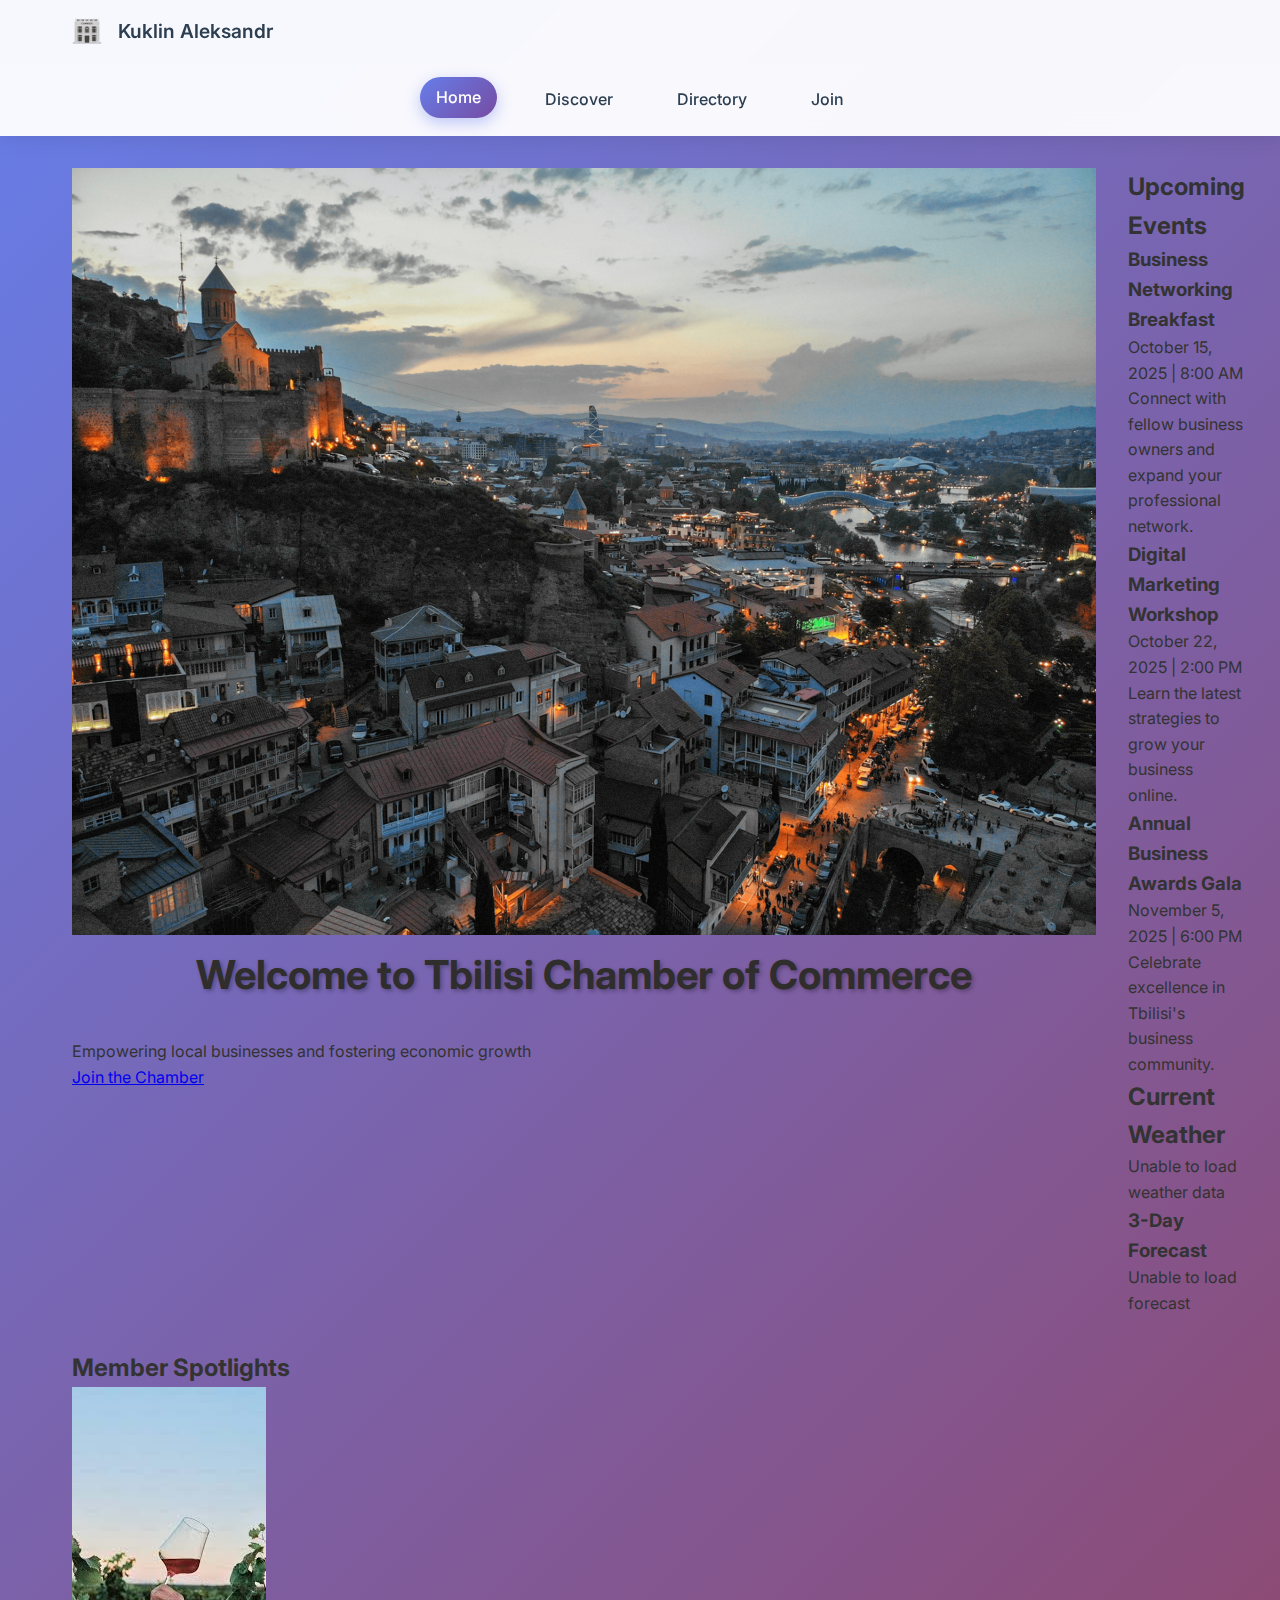
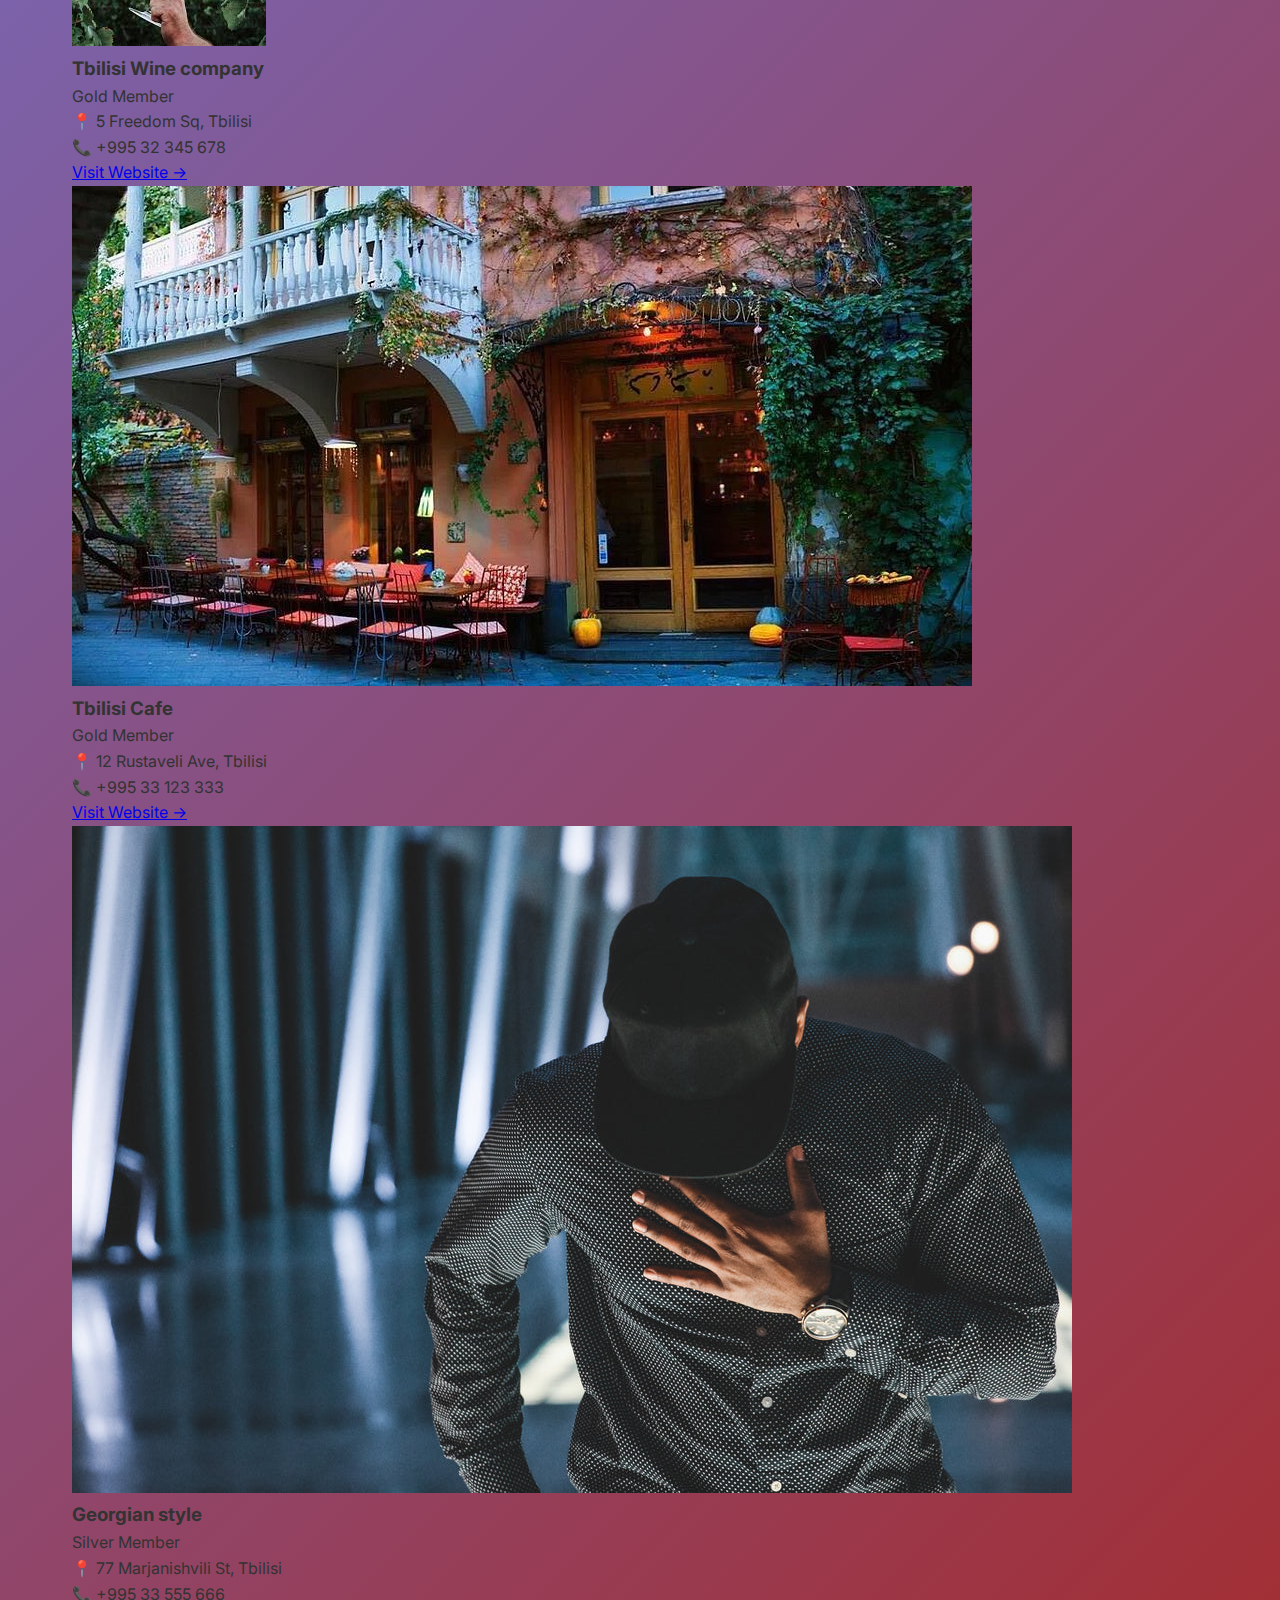
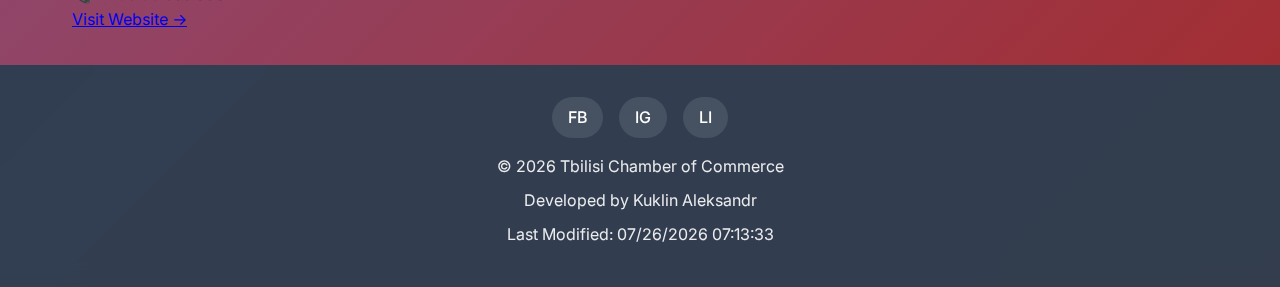
<file: chamber/index.html>
<!DOCTYPE html>
<html lang="en">

<head>
    <meta charset="UTF-8">
    <meta name="viewport" content="width=device-width, initial-scale=1.0">
    <title>Tbilisi Chamber of Commerce - Home</title>
    <meta name="description"
        content="Tbilisi Chamber of Commerce - Supporting local businesses and fostering economic growth in Tbilisi, Georgia.">
    <meta name="author" content="Kuklin Aleksandr">
    <link rel="preconnect" href="https://fonts.googleapis.com">
    <link rel="preconnect" href="https://fonts.gstatic.com" crossorigin>
    <link href="https://fonts.googleapis.com/css2?family=Inter:wght@300;400;500;600;700&display=swap" rel="stylesheet">

    <meta property="og:title" content="Tbilisi Chamber of Commerce">
    <meta property="og:description" content="Supporting local businesses in Tbilisi, Georgia.">
    <meta property="og:image" content="https://akmurza.github.io/wdd231/chamber/images/social-preview.jpg">
    <meta property="og:url" content="https://akmurza.github.io/wdd231/chamber/index.html">

    <link rel="icon" href="images/favicon.ico" type="image/x-icon">
    <link rel="stylesheet" href="styles/style.css">
    <link rel="stylesheet" href="../styles/normalize.css">
    <link rel="stylesheet" href="../styles/small.css">
    <link rel="stylesheet" href="../styles/larger.css">
    
   
</head>

<body>
    <header>
        <div class="header-content">
            <img src="images/logo.svg" alt="Tbilisi Chamber Logo" class="logo">
            <h2 id="author-name">Kuklin Aleksandr</h2>
            <button id="hamburger">☰</button>
        </div>
        <nav>
            <ul>
                <li><a href="index.html" class="active">Home</a></li>
                <li><a href="discover.html">Discover</a></li>
                <li><a href="directory.html">Directory</a></li>
                <li><a href="join.html">Join</a></li>
            </ul>
        </nav>
    </header>

    <main>
        <!-- Hero Section -->
        <section class="hero">
            <img src="images/tbilisi_pic.webp" alt="Tbilisi cityscape" class="hero-image">
            <div class="hero-content">
                <h1>Welcome to Tbilisi Chamber of Commerce</h1>
                <p>Empowering local businesses and fostering economic growth</p>
                <a href="join.html" class="cta-button">Join the Chamber</a>
            </div>
        </section>

        <div class="home-grid">
            <!-- Events Section -->
            <section class="events-section">
                <h2>Upcoming Events</h2>
                <div class="event-card">
                    <h3>Business Networking Breakfast</h3>
                    <p class="event-date">October 15, 2025 | 8:00 AM</p>
                    <p>Connect with fellow business owners and expand your professional network.</p>
                </div>
                <div class="event-card">
                    <h3>Digital Marketing Workshop</h3>
                    <p class="event-date">October 22, 2025 | 2:00 PM</p>
                    <p>Learn the latest strategies to grow your business online.</p>
                </div>
                <div class="event-card">
                    <h3>Annual Business Awards Gala</h3>
                    <p class="event-date">November 5, 2025 | 6:00 PM</p>
                    <p>Celebrate excellence in Tbilisi's business community.</p>
                </div>
            </section>

            <!-- Weather Section -->
            <section class="weather-section">
                <h2>Current Weather</h2>
                <div id="current-weather" class="weather-display">
                    <p class="loading">Loading weather data...</p>
                </div>

                <h3>3-Day Forecast</h3>
                <div id="forecast" class="forecast-grid">
                    <p class="loading">Loading forecast...</p>
                </div>
            </section>
        </div>

        <!-- Company Spotlights -->
        <section class="spotlights-section">
            <h2>Member Spotlights</h2>
            <div id="spotlights-container" class="spotlights-grid">
                <p class="loading">Loading member spotlights...</p>
            </div>
        </section>
    </main>

    <footer>
        <div class="social-links">
            <a href="#" aria-label="Facebook">FB</a>
            <a href="#" aria-label="Instagram">IG</a>
            <a href="#" aria-label="LinkedIn">LI</a>
        </div>
        <p>&copy; <span id="year"></span> Tbilisi Chamber of Commerce</p>
        <p>Developed by Kuklin Aleksandr</p>
        <p>Last Modified: <span id="lastModified"></span></p>
    </footer>

    <script src="scripts/home.js" defer></script>
</body>

</html>
</file>
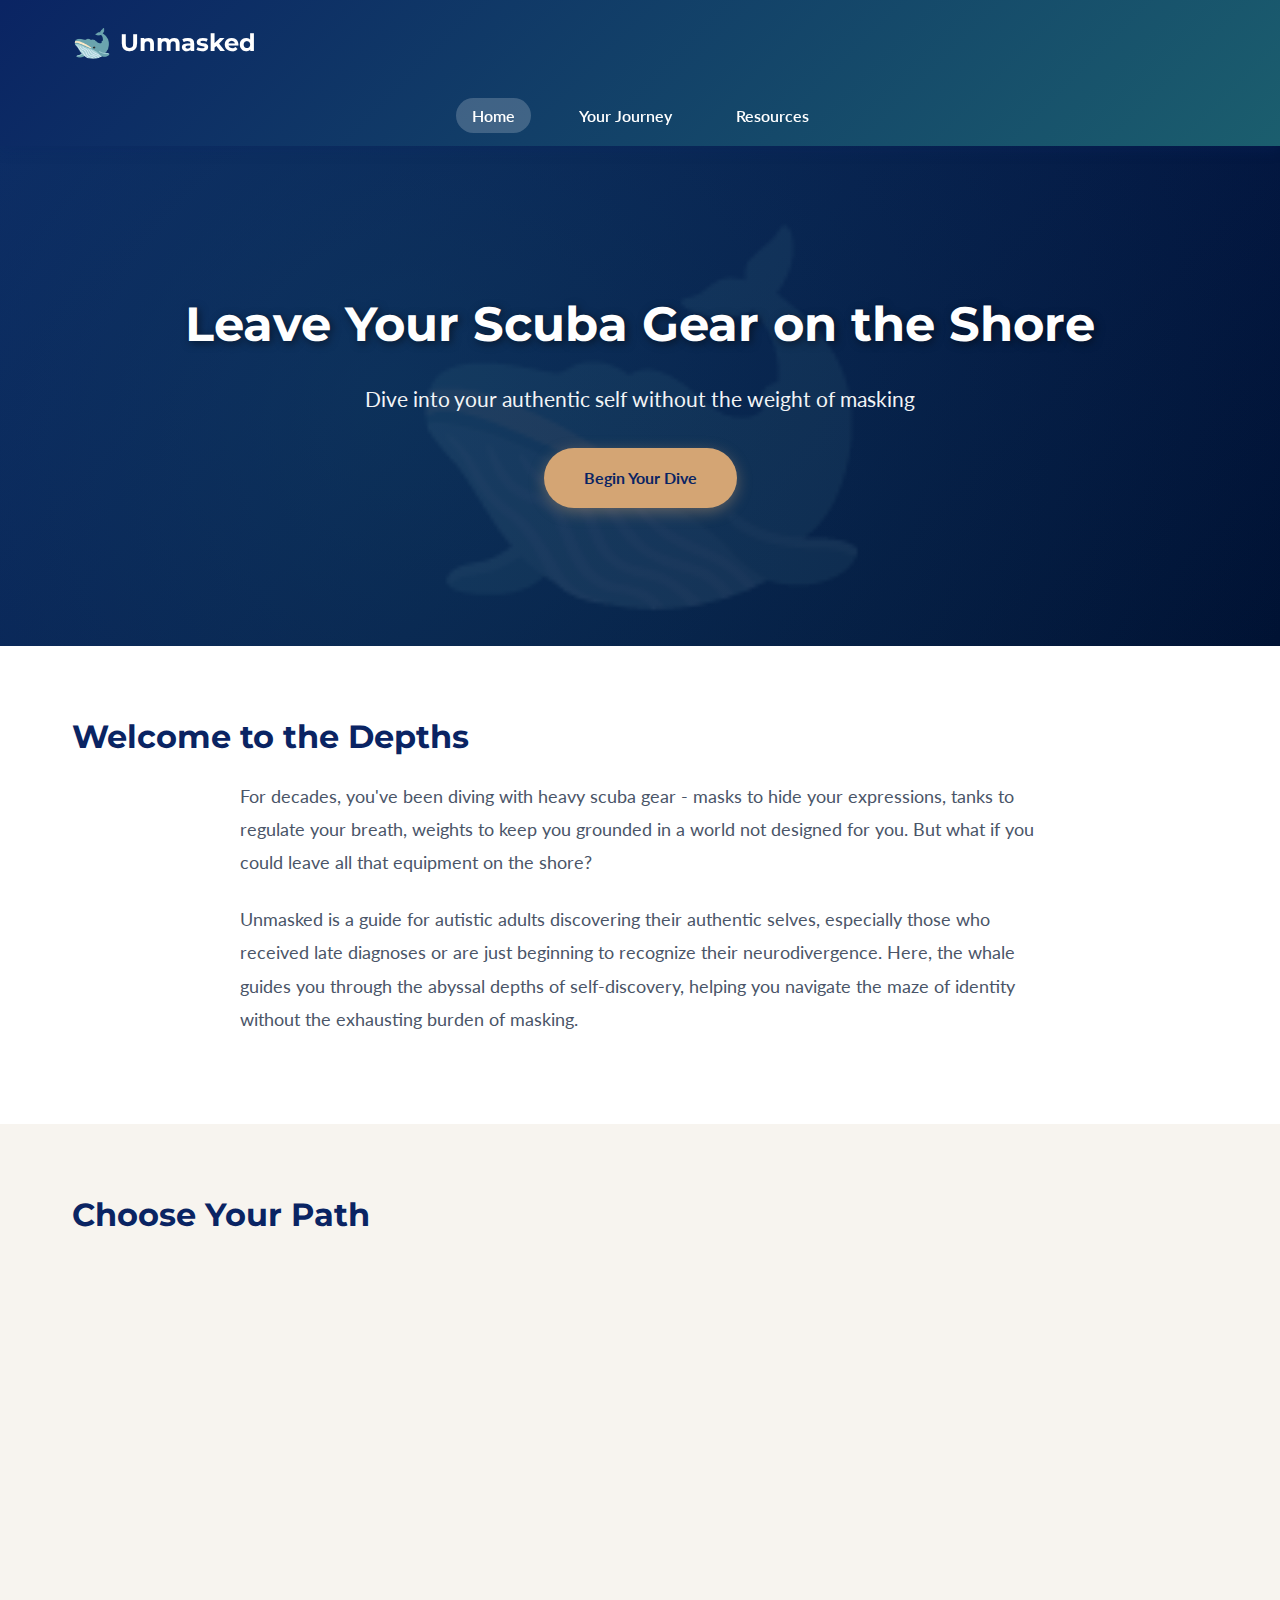
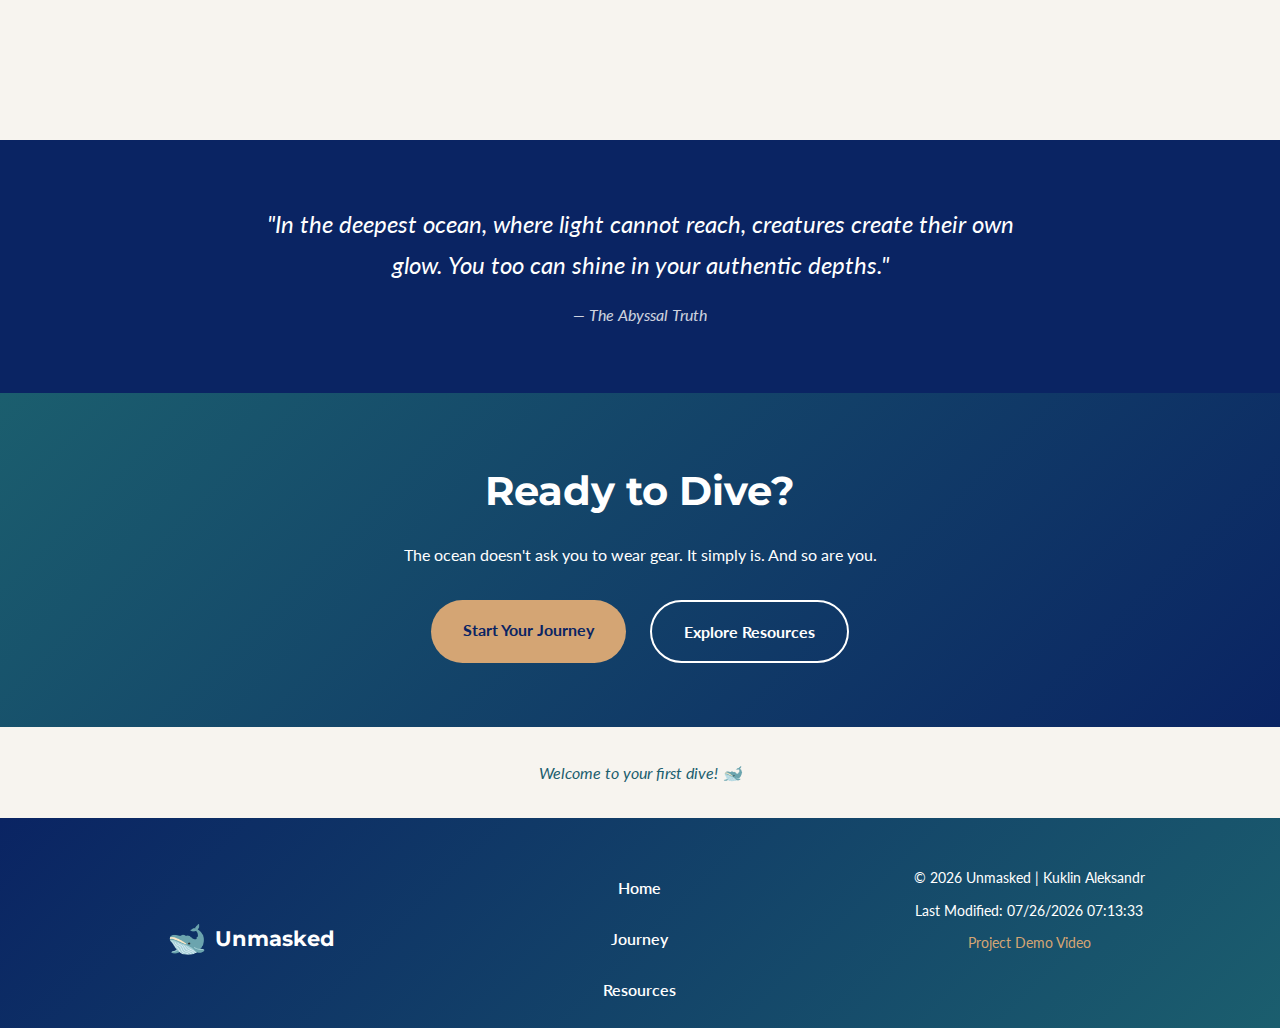
<file: final/index.html>
<!DOCTYPE html>
<html lang="en">

<head>
    <meta charset="UTF-8">
    <meta name="viewport" content="width=device-width, initial-scale=1.0">
    <title>Unmasked - Leave Your Scuba Gear on the Shore</title>
    <meta name="description"
        content="A compassionate guide for autistic adults discovering their authentic selves. Dive deep into self-discovery without the weight of masking.">
    <meta name="author" content="Kuklin Aleksandr">

    <meta property="og:title" content="Unmasked - Autistic Adult Self-Discovery">
    <meta property="og:description"
        content="Leave your scuba gear on the shore and dive into authentic neurodivergent identity.">
    <meta property="og:type" content="website">
    <meta property="og:url" content="https://akmurza.github.io/wdd231/final/">
    <meta property="og:image" content="https://akmurza.github.io/wdd231/final/images/og-image.jpg">

    
   
    <link rel="icon" type="image/svg+xml" href="images/whale-favicon.svg">
    <link rel="preconnect" href="https://fonts.gstatic.com" crossorigin>
    <link
        href="https://fonts.googleapis.com/css2?family=Montserrat:wght@400;600;700&family=Lato:wght@400;700&display=swap"
        rel="stylesheet">
    <link rel="stylesheet" href="styles/main.css">
</head>

<body>
    <header>
        <div class="header-content">
            <div class="logo">
                <span class="whale-icon">🐋</span>
                <span class="site-name">Unmasked</span>
            </div>
            <button id="hamburger" aria-label="Toggle navigation">☰</button>
        </div>
        <nav>
            <ul>
                <li><a href="index.html" class="active">Home</a></li>
                <li><a href="journey.html">Your Journey</a></li>
                <li><a href="resources.html">Resources</a></li>
            </ul>
        </nav>
    </header>

    <main>
        <!-- hero section -->
        <section class="hero">
            <div class="hero-overlay"></div>
            <div class="hero-content">
                <h1>Leave Your Scuba Gear on the Shore</h1>
                <p class="tagline">Dive into your authentic self without the weight of masking</p>
                <a href="journey.html" class="cta-button">Begin Your Dive</a>
            </div>
        </section>

        <!-- Intro -->
        <section class="intro-section">
            <div class="container">
                <h2>Welcome to the Depths</h2>
                <p class="intro-text">For decades, you've been diving with heavy scuba gear - masks to hide your
                    expressions, tanks to regulate your breath, weights to keep you grounded in a world not designed for
                    you. But what if you could leave all that equipment on the shore?</p>
                <p class="intro-text">Unmasked is a guide for autistic adults discovering their authentic selves,
                    especially those who received late diagnoses or are just beginning to recognize their
                    neurodivergence. Here, the whale guides you through the abyssal depths of self-discovery, helping
                    you navigate the maze of identity without the exhausting burden of masking.</p>
            </div>
        </section>

        <!-- Three pathways -->
        <section class="pathways-section">
            <div class="container">
                <h2>Choose Your Path</h2>
                <div class="pathways-grid">
                    <div class="pathway-card">
                        <div class="pathway-icon">🌊</div>
                        <h3>Removing the Gear</h3>
                        <p>You've just been diagnosed, or you're finally recognizing the weight you've carried. Learn
                            how to gradually shed the protective equipment and trust your natural way of being.</p>
                        <a href="journey.html" class="pathway-link">Explore Your Journey →</a>
                    </div>

                    <div class="pathway-card">
                        <div class="pathway-icon">🐋</div>
                        <h3>Following the Whale</h3>
                        <p>The whale doesn't demand you change - it guides you to depths where you can finally be
                            yourself. Discover resources, strategies, and community support.</p>
                        <a href="resources.html" class="pathway-link">Find Resources →</a>
                    </div>

                    <div class="pathway-card">
                        <div class="pathway-icon">💙</div>
                        <h3>Navigating the Maze</h3>
                        <p>Self-discovery is a complex labyrinth. Understand masking, burnout, and the journey from
                            performing neurotypical to living authentically autistic.</p>
                        <a href="journey.html#understanding" class="pathway-link">Understand Masking →</a>
                    </div>
                </div>
            </div>
        </section>

        <!-- Quote Section -->
        <section class="quote-section">
            <div class="container">
                <blockquote>
                    <p>"In the deepest ocean, where light cannot reach, creatures create their own glow. You too can
                        shine in your authentic depths."</p>
                    <cite>— The Abyssal Truth</cite>
                </blockquote>
            </div>
        </section>

        <!-- Call to Action -->
        <section class="final-cta">
            <div class="container">
                <h2>Ready to Dive?</h2>
                <p>The ocean doesn't ask you to wear gear. It simply is. And so are you.</p>
                <div class="cta-buttons">
                    <a href="journey.html" class="primary-btn">Start Your Journey</a>
                    <a href="resources.html" class="secondary-btn">Explore Resources</a>
                </div>
            </div>
        </section>

        <!-- Last Visit Tracker -->
        <section class="visit-tracker">
            <div class="container">
                <p id="last-visit-message"></p>
            </div>
        </section>
    </main>

    <footer>
        <div class="footer-content">
            <div class="footer-logo">
                <span class="whale-icon">🐋</span>
                <span>Unmasked</span>
            </div>
            <nav class="footer-nav">
                <a href="index.html">Home</a>
                <a href="journey.html">Journey</a>
                <a href="resources.html">Resources</a>
            </nav>
            <div class="footer-info">
                <p>&copy; <span id="currentYear"></span> Unmasked | Kuklin Aleksandr</p>
                <p>Last Modified: <span id="lastModified"></span></p>
                <p><a href="https://youtu.be/SWKlfdmZd50" id="video-link"> Project Demo Video</a></p>
            </div>
        </div>
    </footer>

    <script src="scripts/main.js" type="module"></script>
</body>

</html>
</file>
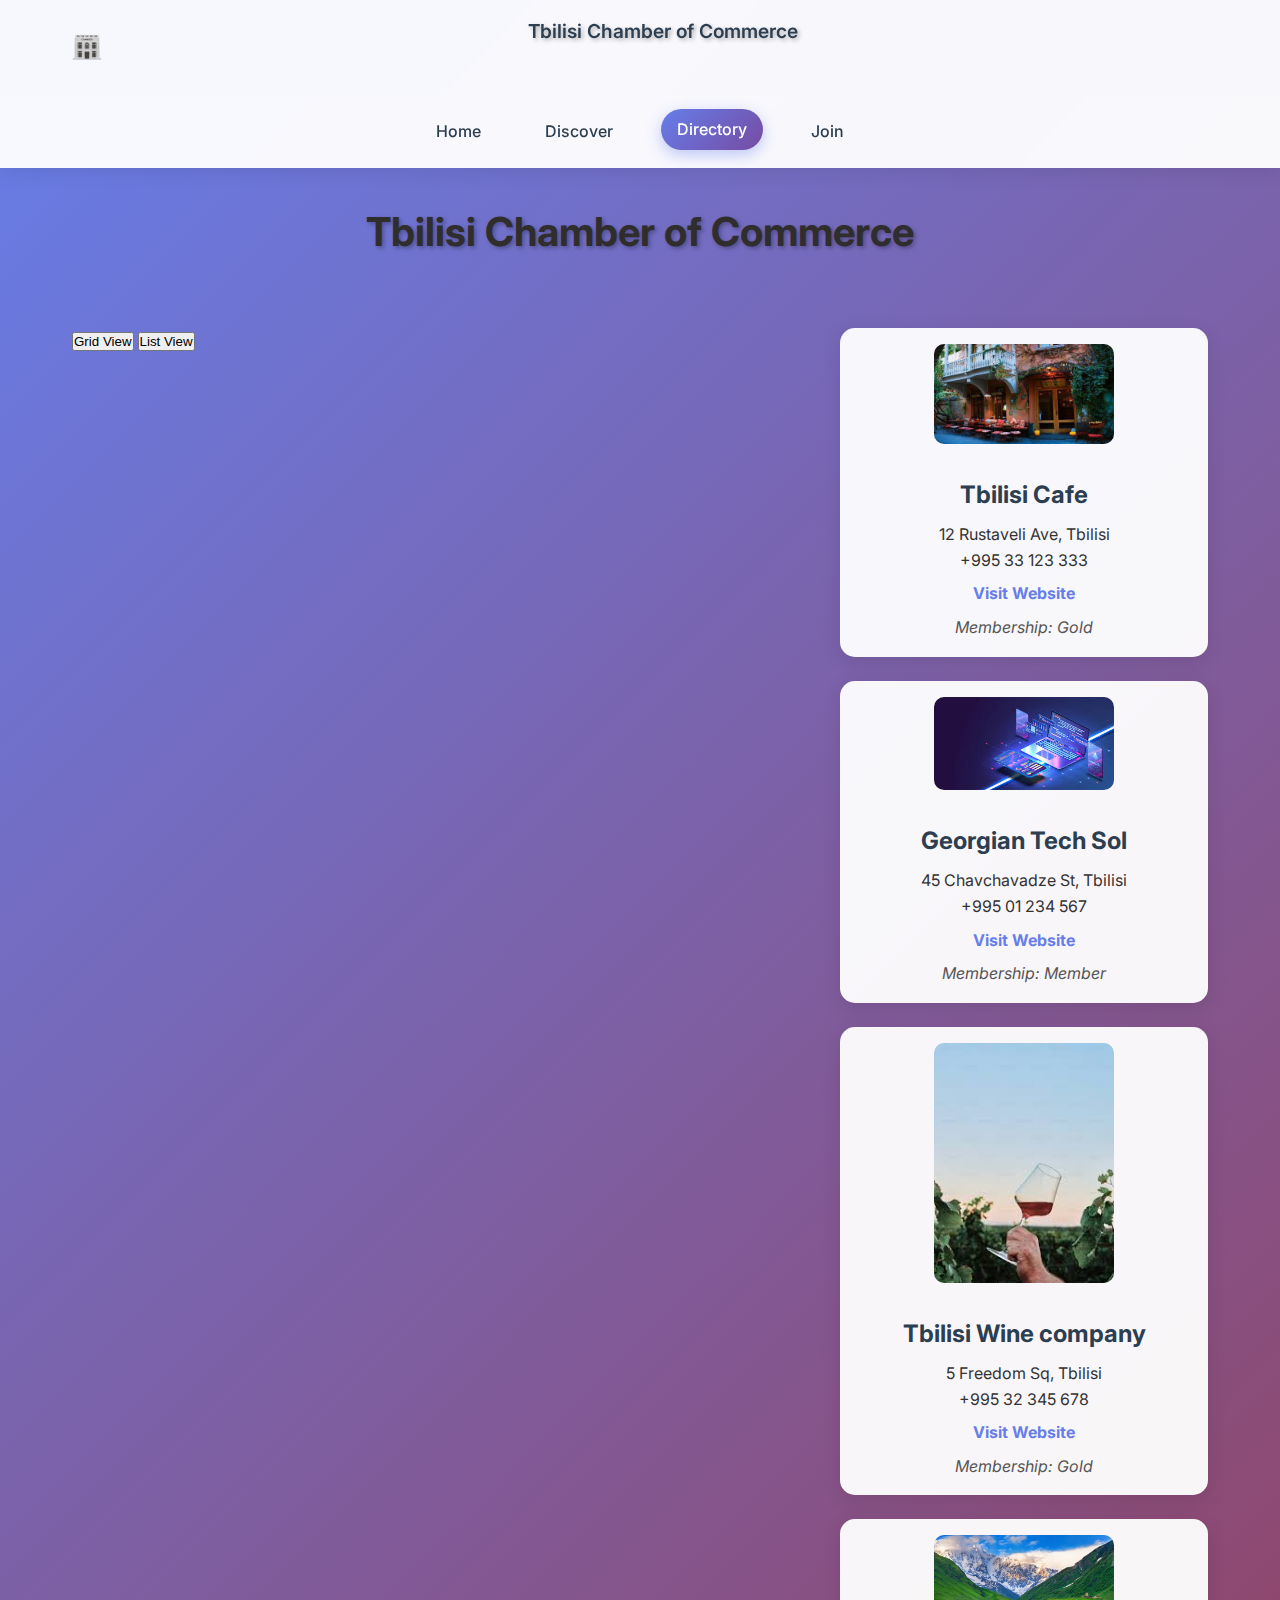
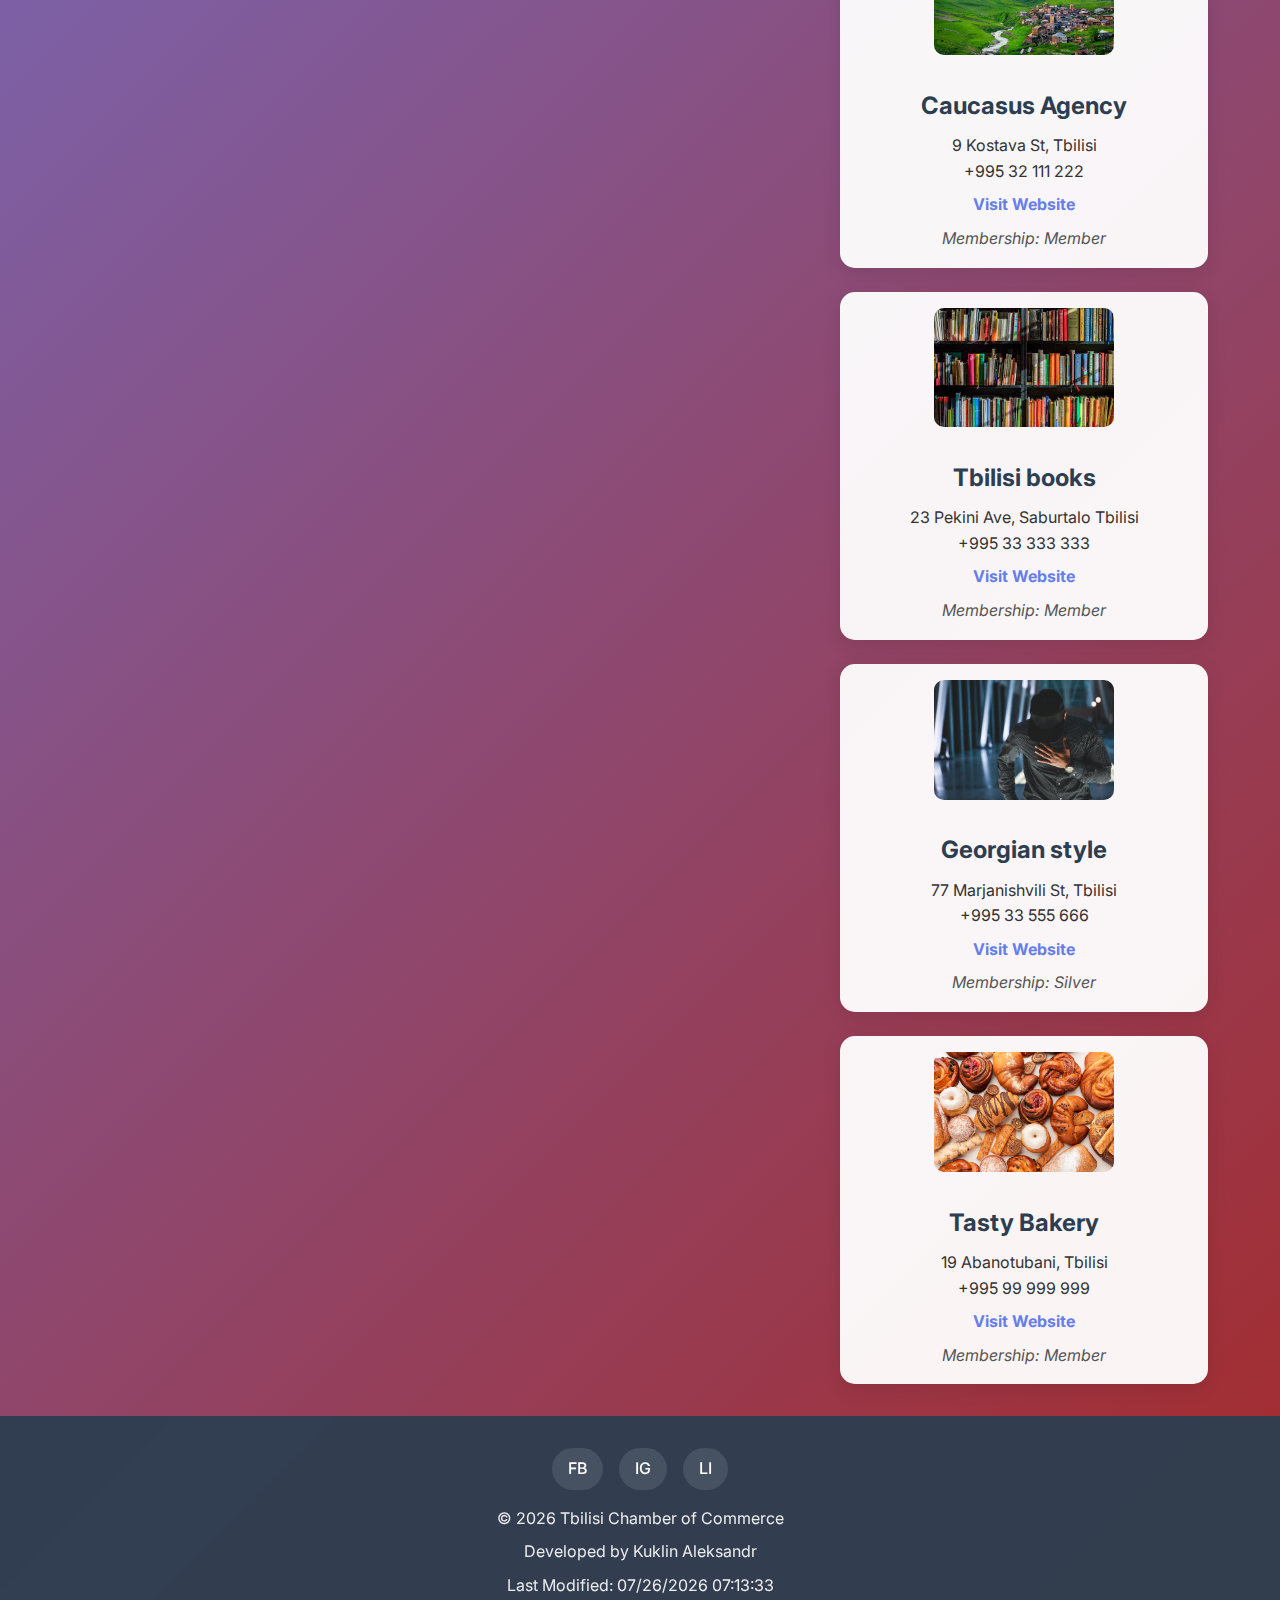
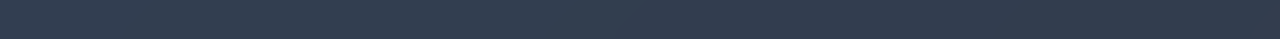
<file: chamber/directory.html>
<!DOCTYPE html>
<html lang="en">

<head>
    <meta charset="UTF-8">
    <meta name="viewport" content="width=device-width, initial-scale=1.0">
    <title>Tbilisi Chamber of Commerce - Directory</title>
    <meta name="description" content="The official Tbilisi Chamber of Commerce directory of local businesses.">
    <meta name="author" content="Kuklin Aleksandr">
    <link rel="preconnect" href="https://fonts.googleapis.com">
    <link rel="preconnect" href="https://fonts.gstatic.com" crossorigin>
    <link href="https://fonts.googleapis.com/css2?family=Inter:wght@300;400;500;600;700&display=swap" rel="stylesheet">
    
    <meta property="og:title" content="Tbilisi Chamber of Commerce">
    <meta property="og:description" content="Explore the Tbilisi Chamberof Commerce business directory.">
    <meta property="og:image" content="https://your-github-username.github.io/wdd231/chamber/images/social-preview.jpg">
    <meta property="og:url" content="https://akmurza.github.io/wdd231/chamber/directory.html">

    <link rel="icon" href="images/favicon.ico" type="image/x-icon">
    <link rel="stylesheet" href="styles/style.css">
    <link rel="stylesheet" href="../styles/normalize.css">
    <link rel="stylesheet" href="../styles/small.css">
    <link rel="stylesheet" href="../styles/larger.css">

</head>

<body>
    <header>
        <div class="header-content">
            <img src="images/logo.svg" alt="Tbilisi Chamber Logo" class="logo">
            <h1 id="author-name">Tbilisi Chamber of Commerce</h1>
            <button id="hamburger">☰</button>
        </div>
        <nav>
            <ul>
                <li><a href="index.html">Home</a></li>
                <li><a href="discover.html">Discover</a></li>
                <li><a href="directory.html" class="active">Directory</a></li>
                <li><a href="join.html">Join</a></li>
            </ul>
        </nav>
    </header>

    <main>
        <h1>Tbilisi Chamber of Commerce</h1>
        <div class="view-toggle">
            <button id="grid-view">Grid View</button>
            <button id="list-view">List View</button>
        </div>

        <section id="members-container" class="grid-view">

        </section>
    </main>

    <footer>
        <div class="social-links">
            <a href="#">FB</a>
            <a href="#">IG</a>
            <a href="#">LI</a>
        </div>
        <p>&copy; <span id="year"></span> Tbilisi Chamber of Commerce</p>
        <p>Developed by Kuklin Aleksandr</p>
        <p>Last Modified: <span id="lastModified"></span></p>
    </footer>

    <script src="scripts/script.js" defer></script>
</body>

</html>
</file>
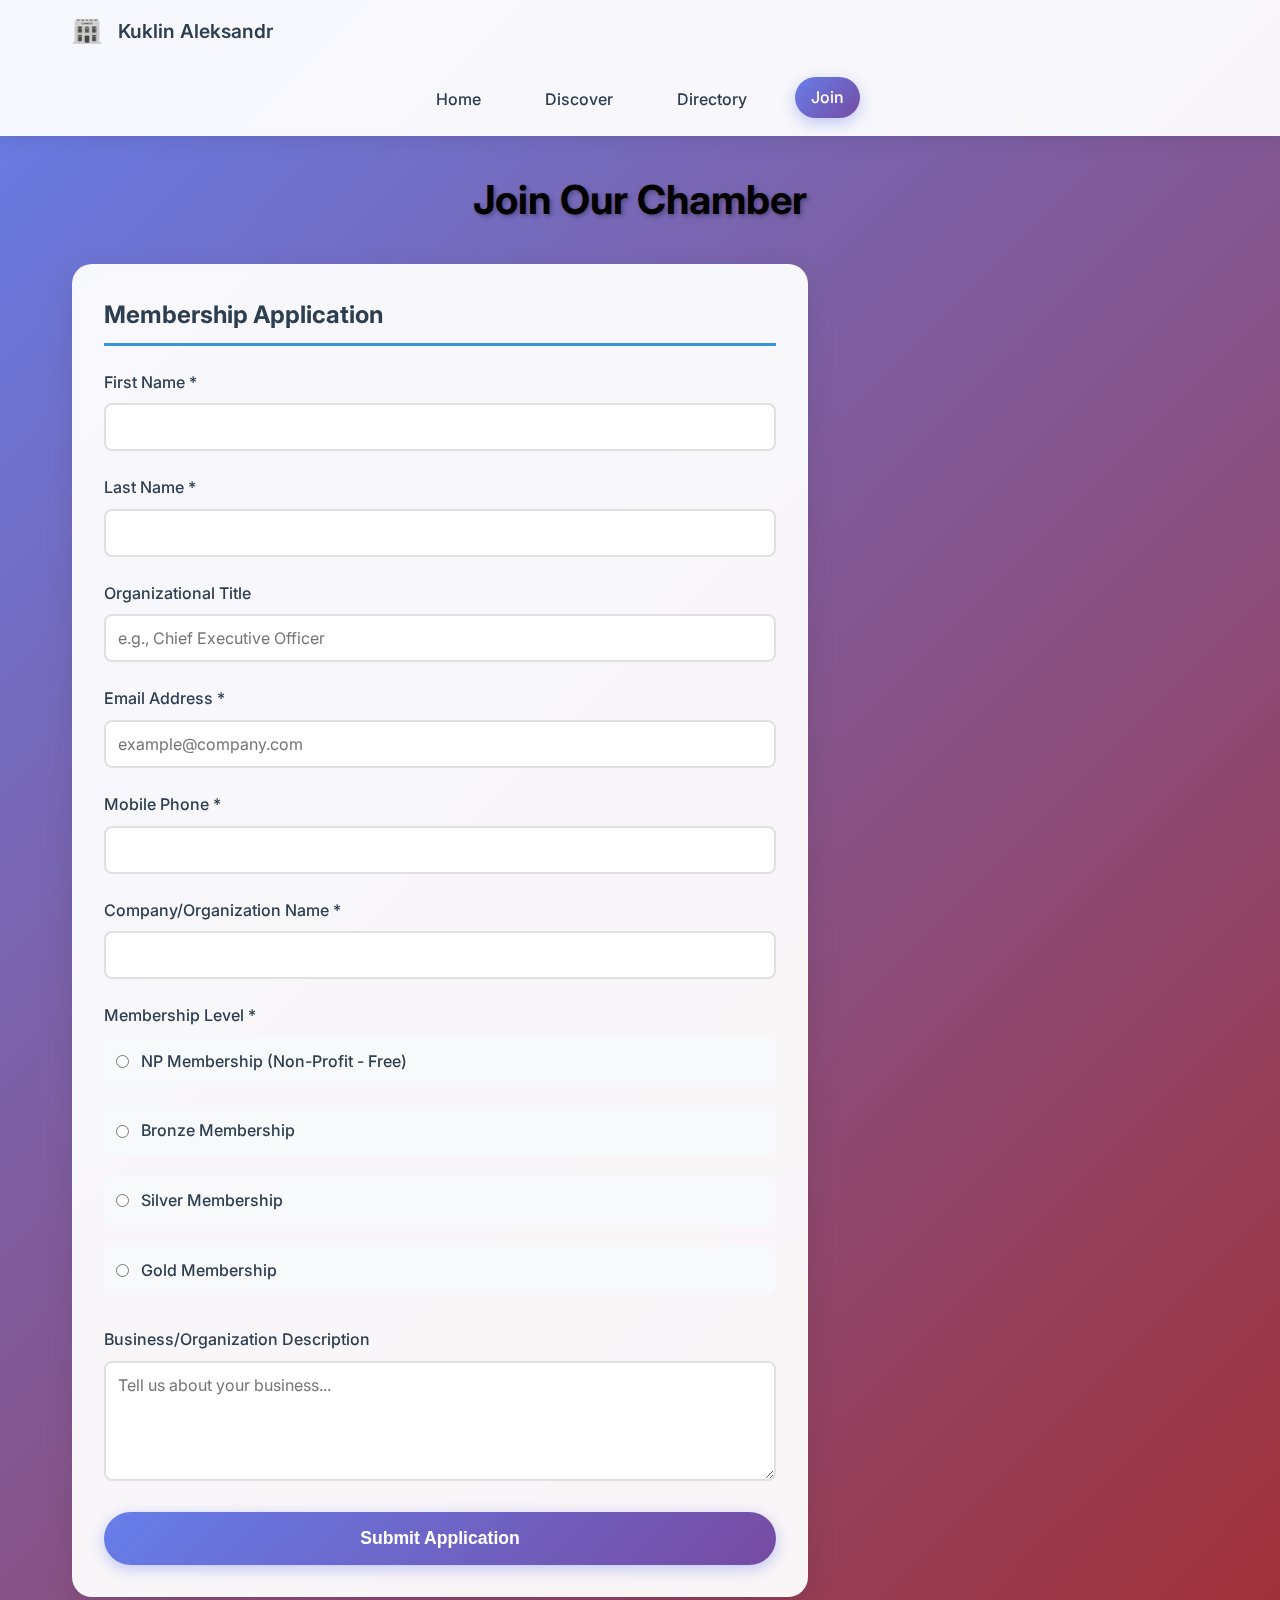
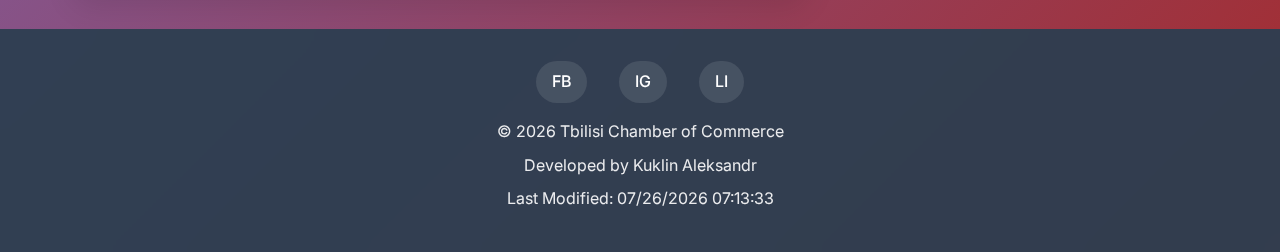
<file: chamber/join.html>
<!DOCTYPE html>
<html lang="en">

<head>
    <meta charset="UTF-8">
    <meta name="viewport" content="width=device-width, initial-scale=1.0">
    <title>Join - Tbilisi Chamber of Commerce</title>
    <meta name="description"
        content="Join the Tbilisi Chamber of Commerce. Apply for membership and become part of our thriving business community.">
    <meta name="author" content="Kuklin Aleksandr">
    <link rel="preconnect" href="https://fonts.googleapis.com">
    <link rel="preconnect" href="https://fonts.gstatic.com" crossorigin>
    <link href="https://fonts.googleapis.com/css2?family=Inter:wght@300;400;500;600;700&display=swap" rel="stylesheet">

    <meta property="og:title" content="Join Tbilisi Chamber of Commerce">
    <meta property="og:description" content="Apply for membership in Tbilisi's premier business organization.">
    <meta property="og:url" content="https://akmurza.github.io/wdd231/chamber/join.html">
    <meta property="og:image" content="images/tbilisi_pic.webp">

    <link rel="icon" href="images/favicon.ico" type="image/x-icon">
    <link rel="stylesheet" href="styles/join.css">









    
</head>

<body>
    <header>
        <div class="header-content">
            <img src="images/logo.svg" alt="Tbilisi Chamber Logo" class="logo">
            <h2 id="author-name">Kuklin Aleksandr</h2>
            <button id="hamburger" aria-label="Toggle navigation">☰</button>
        </div>
        <nav>
            <ul>
                <li><a href="index.html">Home</a></li>
                <li><a href="discover.html">Discover</a></li>
                <li><a href="directory.html">Directory</a></li>
                <li><a href="join.html" class="active">Join</a></li>
            </ul>
        </nav>
    </header>

    <main>
        <h1>Join Our Chamber</h1>

        <div class="join-container">
            <section class="form-section">
                <h2>Membership Application</h2>
                <form action="thankyou.html" method="get">
                    <div class="form-group">
                        <label for="first-name">First Name *</label>
                        <input type="text" id="first-name" name="first-name" required autocomplete="given-name"
                            title="Enter your first name">
                    </div>

                    <div class="form-group">
                        <label for="last-name">Last Name *</label>
                        <input type="text" id="last-name" name="last-name" required autocomplete="family-name"
                            title="Enter your last name">
                    </div>

                    <div class="form-group">
                        <label for="org-title">Organizational Title</label>
                        <input type="text" id="org-title" name="org-title" autocomplete="organization-title"
                            pattern="[A-Za-z\s\-]{7,}" title="Minimum 7 characters, letters, hyphens, and spaces only"
                            placeholder="e.g., Chief Executive Officer">
                    </div>

                    <div class="form-group">
                        <label for="email">Email Address *</label>
                        <input type="email" id="email" name="email" required autocomplete="email"
                            placeholder="example@company.com" title="Enter a valid email address">
                    </div>

                    <div class="form-group">
                        <label for="mobile">Mobile Phone *</label>
                        <input type="tel" id="mobile" name="mobile" required autocomplete="tel"
                            title="Enter your mobile phone number">
                    </div>

                    <div class="form-group">
                        <label for="organization">Company/Organization Name *</label>
                        <input type="text" id="organization" name="organization" required autocomplete="organization"
                            title="Enter your organization name">
                    </div>

                    <div class="form-group">
                        <label>Membership Level *</label>
                        <div class="radio-group">
                            <label class="radio-option">
                                <input type="radio" name="membership" value="np" required>
                                <span>NP Membership (Non-Profit - Free)</span>
                            </label>
                            <label class="radio-option">
                                <input type="radio" name="membership" value="bronze" required>
                                <span>Bronze Membership</span>
                            </label>
                            <label class="radio-option">
                                <input type="radio" name="membership" value="silver" required>
                                <span>Silver Membership</span>
                            </label>
                            <label class="radio-option">
                                <input type="radio" name="membership" value="gold" required>
                                <span>Gold Membership</span>
                            </label>
                        </div>
                    </div>

                    <div class="form-group">
                        <label for="description">Business/Organization Description</label>
                        <textarea id="description" name="description" title="Describe your business or organization"
                            placeholder="Tell us about your business..."></textarea>
                    </div>

                    <input type="hidden" id="timestamp" name="timestamp">

                    <button type="submit" class="submit-btn">Submit Application</button>
                </form>
            </section>

            
            <section class="membership-section">
                <div class="membership-card np">
                    <h3>NP Membership</h3>
                    <p>For Non-Profit Organizations</p>
                    <p><strong>FREE</strong></p>
                    <a href="#" class="membership-link" data-modal="np-modal">Learn More</a>
                </div>

                <div class="membership-card bronze">
                    <h3>Bronze</h3>
                    <p>Essential Benefits</p>
                    <a href="#" class="membership-link" data-modal="bronze-modal">Learn More</a>
                </div>

                <div class="membership-card silver">
                    <h3>Silver</h3>
                    <p>Enhanced Benefits</p>
                    <a href="#" class="membership-link" data-modal="silver-modal">Learn More</a>
                </div>

                <div class="membership-card gold">
                    <h3>Gold</h3>
                    <p>Premium Benefits</p>
                    <a href="#" class="membership-link" data-modal="gold-modal">Learn More</a>
                </div>
            </section>
        </div>
    </main>

    <div id="np-modal" class="modal">
        <div class="modal-content">
            <button class="modal-close" aria-label="Close modal">&times;</button>
            <h2>NP Membership Benefits</h2>
            <ul>
                <li>Free membership for non-profit organizations</li>
                <li>Access to networking events</li>
                <li>Business directory listing</li>
                <li>Monthly newsletter</li>
                <li>Community support resources</li>
            </ul>
        </div>
    </div>

    <div id="bronze-modal" class="modal">
        <div class="modal-content">
            <button class="modal-close" aria-label="Close modal">&times;</button>
            <h2>Bronze Membership Benefits</h2>
            <ul>
                <li>All NP benefits included</li>
                <li>Featured directory listing</li>
                <li>Access to training workshops</li>
                <li>10% discount on event tickets</li>
                <li>Quarterly business spotlight opportunity</li>
                <li>Chamber certification badge</li>
            </ul>
        </div>
    </div>

    <div id="silver-modal" class="modal">
        <div class="modal-content">
            <button class="modal-close" aria-label="Close modal">&times;</button>
            <h2>Silver Membership Benefits</h2>
            <ul>
                <li>All Bronze benefits included</li>
                <li>Priority event registration</li>
                <li>20% discount on event tickets</li>
                <li>Monthly homepage spotlight feature</li>
                <li>Free booth at annual business expo</li>
                <li>Access to exclusive networking events</li>
                <li>Complimentary business consulting session</li>
            </ul>
        </div>
    </div>

    <div id="gold-modal" class="modal">
        <div class="modal-content">
            <button class="modal-close" aria-label="Close modal">&times;</button>
            <h2>Gold Membership Benefits</h2>
            <ul>
                <li>All Silver benefits included</li>
                <li>Premium homepage placement</li>
                <li>30% discount on all events</li>
                <li>Sponsored event opportunities</li>
                <li>VIP access to all chamber events</li>
                <li>Quarterly advertising in chamber publications</li>
                <li>Dedicated account manager</li>
                <li>Speaking opportunities at chamber events</li>
                <li>Priority consideration for awards</li>
            </ul>
        </div>
    </div>

    <footer>
        <div class="social-links">
            <a href="#" aria-label="Facebook">FB</a>
            <a href="#" aria-label="Instagram">IG</a>
            <a href="#" aria-label="LinkedIn">LI</a>
        </div>
        <p>&copy; <span id="year"></span> Tbilisi Chamber of Commerce</p>
        <p>Developed by Kuklin Aleksandr</p>
        <p>Last Modified: <span id="lastModified"></span></p>
    </footer>

    <script src="scripts/home.js" defer></script>
</body>

</html>
</file>
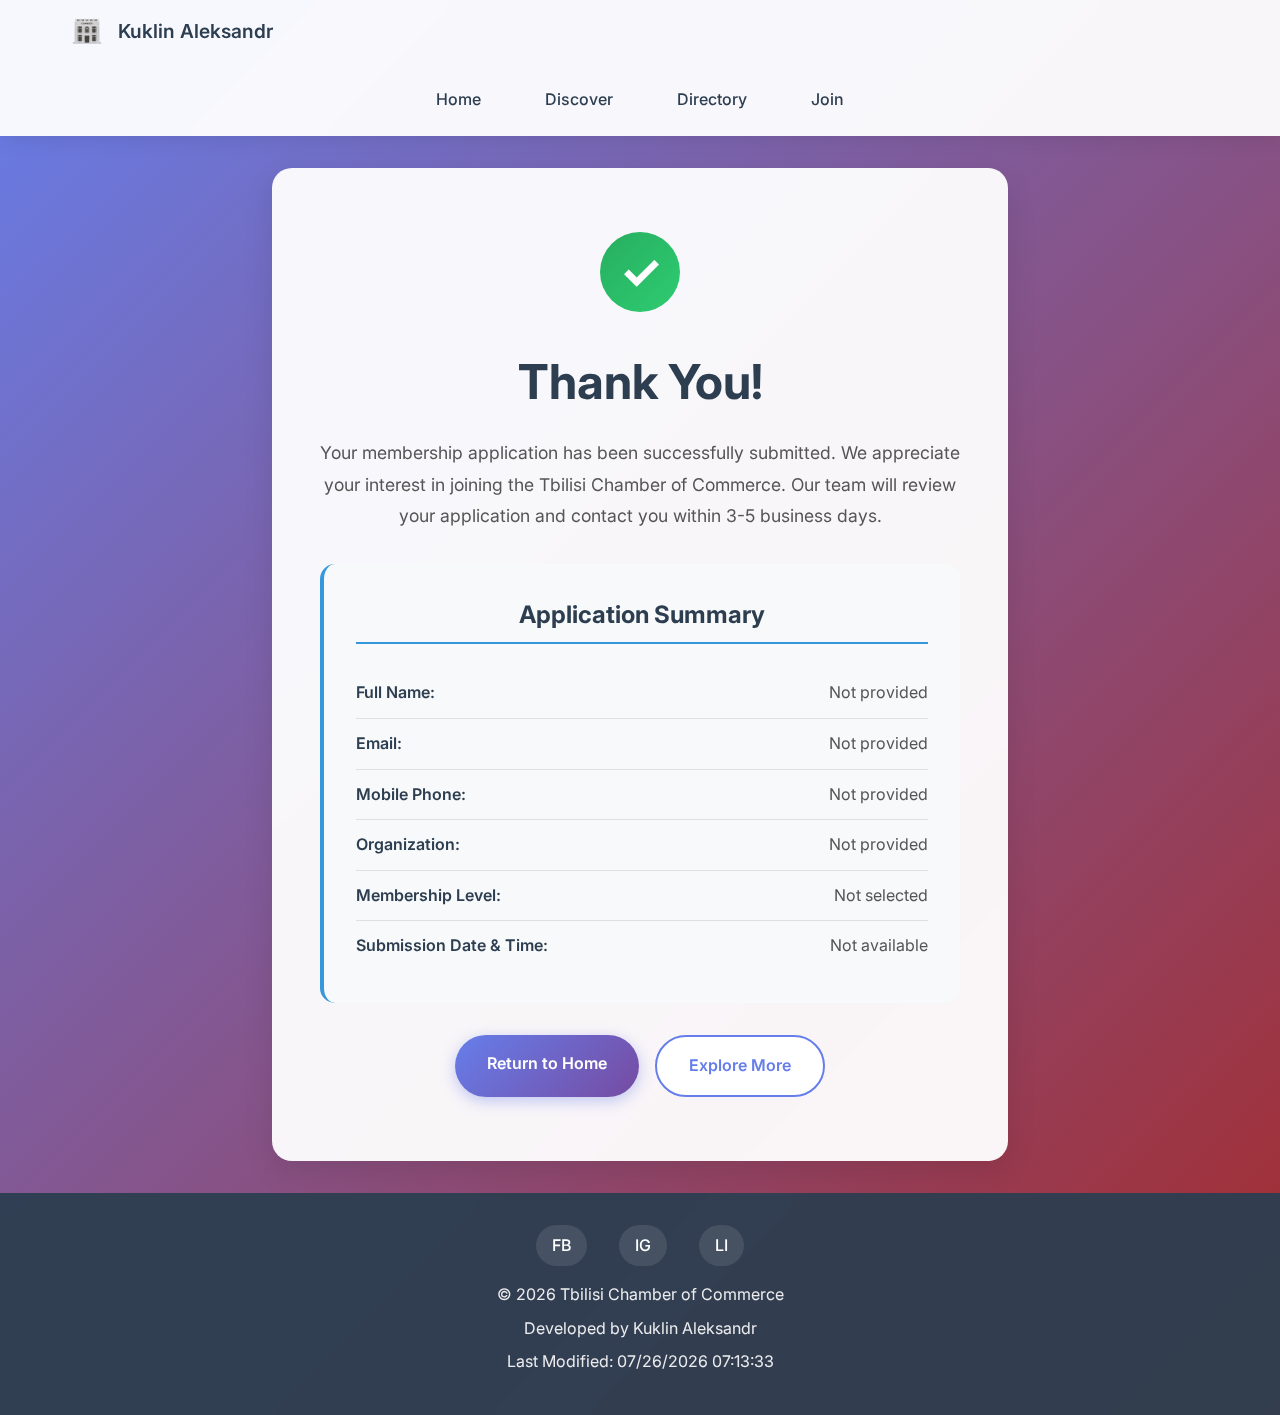
<file: chamber/thankyou.html>
<!DOCTYPE html>
<html lang="en">

<head>
    <meta charset="UTF-8">
    <meta name="viewport" content="width=device-width, initial-scale=1.0">
    <meta property="og:image" content="images/tbilisi_pic.webp">


    <title>Thank You - Tbilisi Chamber of Commerce</title>
    <meta name="description"
        content="Thank you for submitting your membership application to Tbilisi Chamber of Commerce.">
    <meta name="author" content="Kuklin Aleksandr">
    <link rel="preconnect" href="https://fonts.googleapis.com">
    <link rel="preconnect" href="https://fonts.gstatic.com" crossorigin>
    <link href="https://fonts.googleapis.com/css2?family=Inter:wght@300;400;500;600;700&display=swap" rel="stylesheet">


    <link rel="icon" href="images/favicon.ico" type="image/x-icon">
    <link rel="stylesheet" href="styles/thankyou.css">


</head>

<body>
    <header>
        <div class="header-content">
            <img src="images/logo.svg" alt="Tbilisi Chamber Logo" class="logo">
            <h2 id="author-name">Kuklin Aleksandr</h2>
            <button id="hamburger" aria-label="Toggle navigation">☰</button>
        </div>
        <nav>
            <ul>
                <li><a href="index.html">Home</a></li>
                <li><a href="discover.html">Discover</a></li>
                <li><a href="directory.html">Directory</a></li>
                <li><a href="join.html">Join</a></li>
            </ul>
        </nav>
    </header>

    <main>
        <div class="thank-you-container">
            <div class="success-icon"></div>

            <h1>Thank You!</h1>

            <p class="thank-you-message">
                Your membership application has been successfully submitted.
                We appreciate your interest in joining the Tbilisi Chamber of Commerce.
                Our team will review your application and contact you within 3-5 business days.
            </p>

            <div class="application-details">
                <h2>Application Summary</h2>

                <div class="detail-row">
                    <span class="detail-label">Full Name:</span>
                    <span class="detail-value" id="display-name">--</span>
                </div>

                <div class="detail-row">
                    <span class="detail-label">Email:</span>
                    <span class="detail-value" id="display-email">--</span>
                </div>

                <div class="detail-row">
                    <span class="detail-label">Mobile Phone:</span>
                    <span class="detail-value" id="display-mobile">--</span>
                </div>

                <div class="detail-row">
                    <span class="detail-label">Organization:</span>
                    <span class="detail-value" id="display-organization">--</span>
                </div>

                <div class="detail-row">
                    <span class="detail-label">Membership Level:</span>
                    <span class="detail-value" id="display-membership">--</span>
                </div>

                <div class="detail-row">
                    <span class="detail-label">Submission Date & Time:</span>
                    <span class="detail-value" id="display-timestamp">--</span>
                </div>
            </div>

            <div class="cta-buttons">
                <a href="index.html" class="btn btn-primary">Return to Home</a>
                <a href="discover.html" class="btn btn-secondary">Explore More</a>
            </div>
        </div>
    </main>

    <footer>
        <div class="social-links">
            <a href="#" aria-label="Facebook">FB</a>
            <a href="#" aria-label="Instagram">IG</a>
            <a href="#" aria-label="LinkedIn">LI</a>
        </div>
        <p>&copy; <span id="year"></span> Tbilisi Chamber of Commerce</p>
        <p>Developed by Kuklin Aleksandr</p>
        <p>Last Modified: <span id="lastModified"></span></p>
    </footer>

    <script src="scripts/thankyou.js" defer></script>
</body>

</html>
</file>
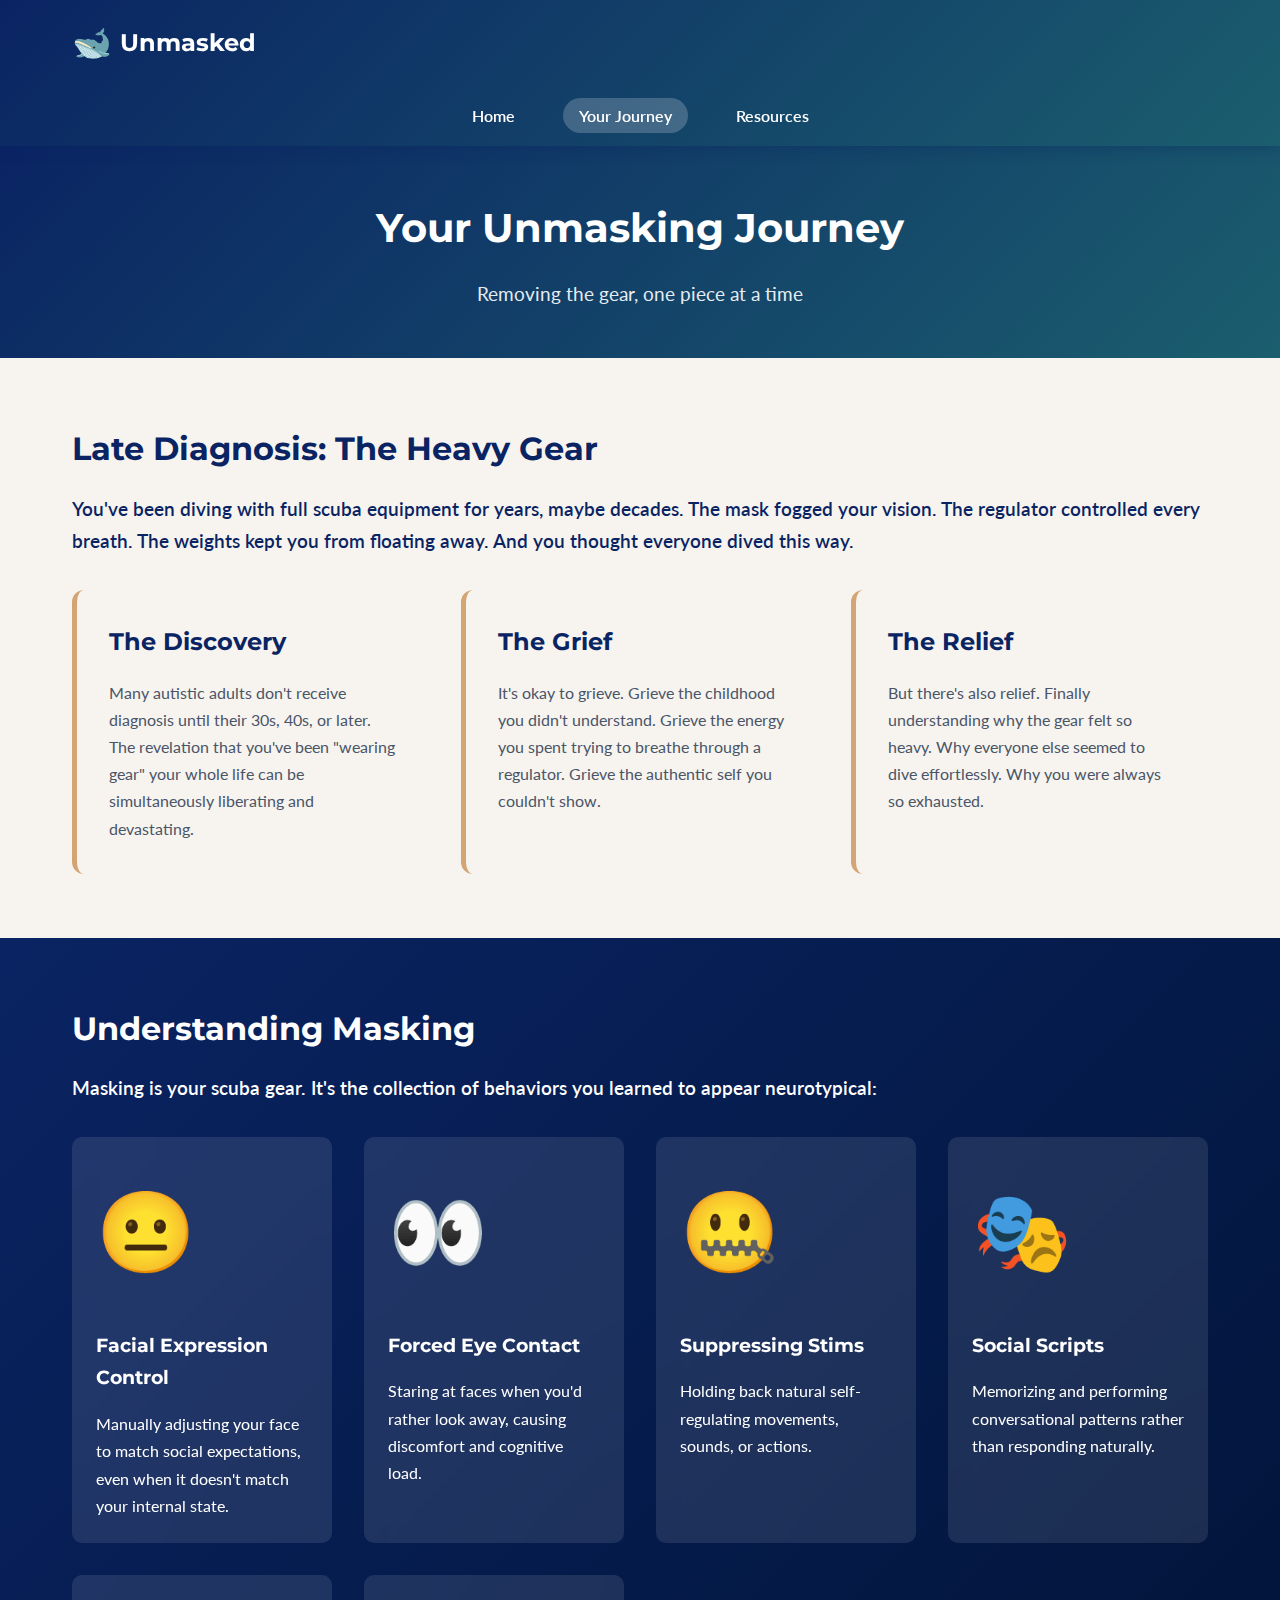
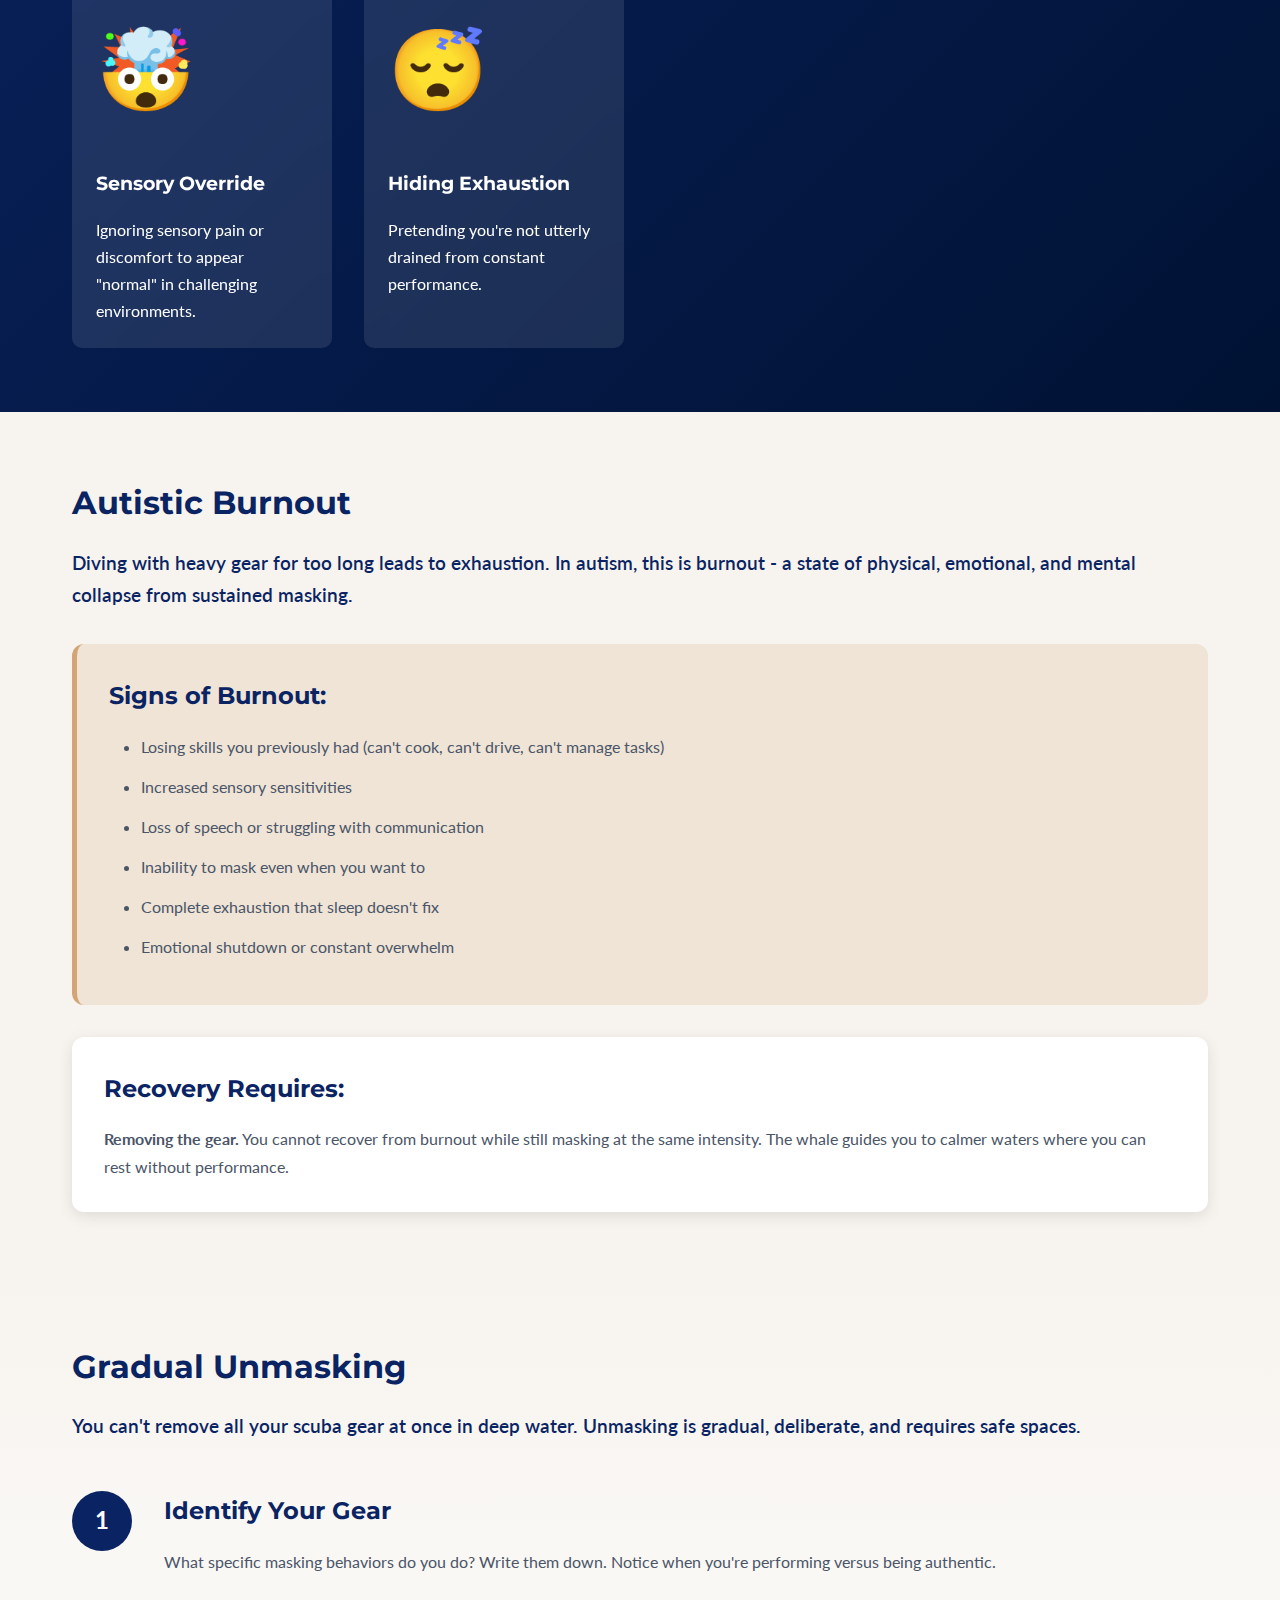
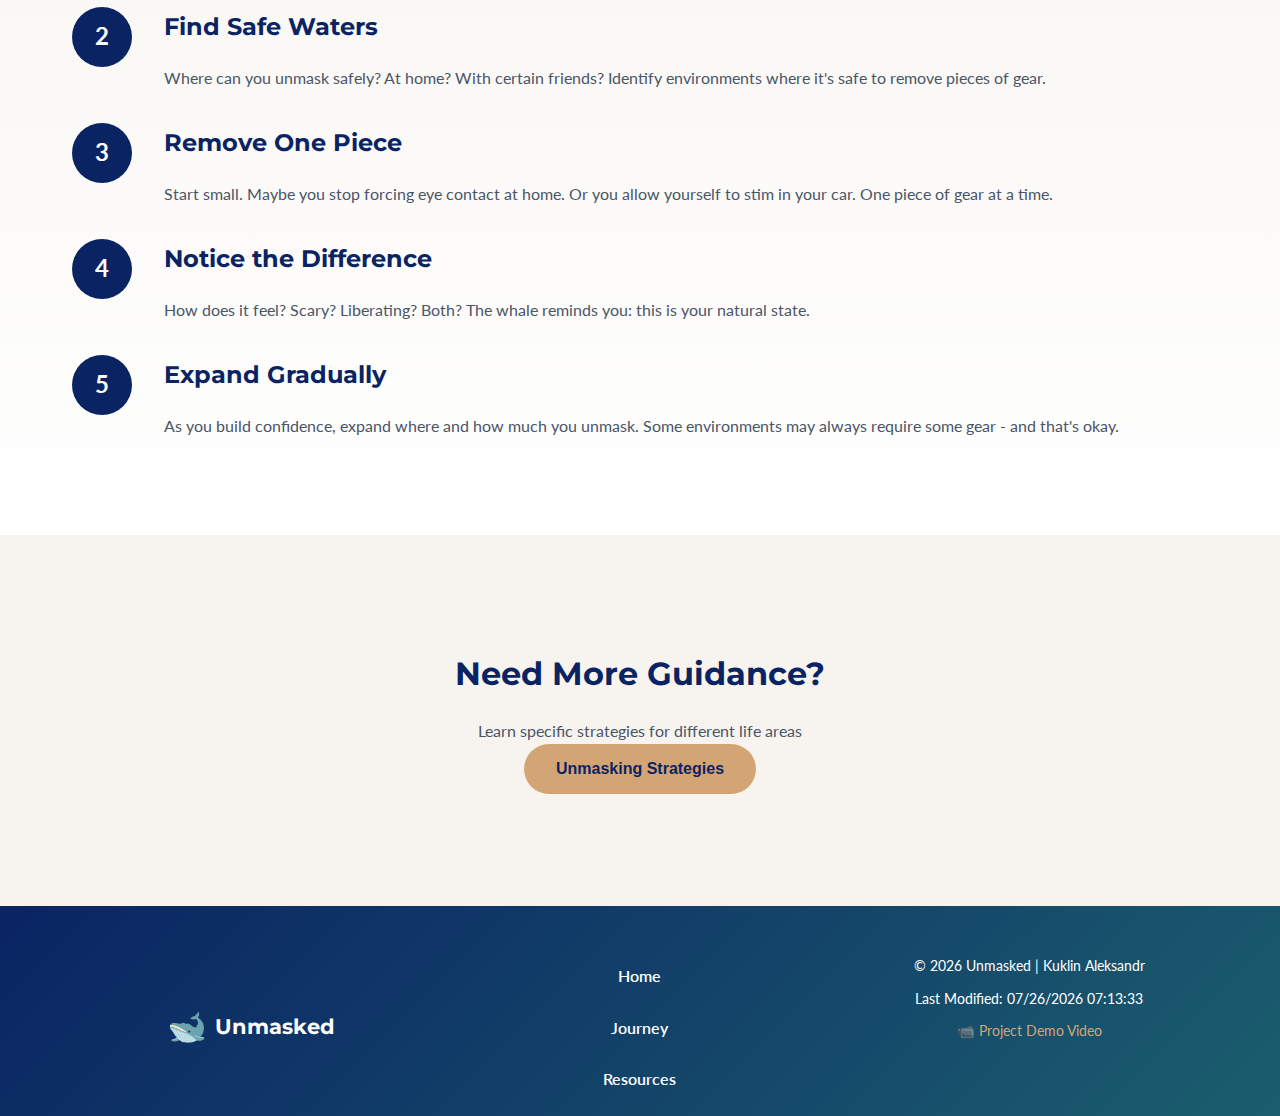
<file: final/journey.html>
<!DOCTYPE html>
<html lang="en">

<head>
    <meta charset="UTF-8">
    <meta name="viewport" content="width=device-width, initial-scale=1.0">
    <title>Your Journey - Unmasked</title>
    <meta name="description"
        content="Navigate your late diagnosis journey. Understand masking, burnout, and the path to authentic autistic identity.">
    <meta name="author" content="Kuklin Aleksandr">

    <meta property="og:title" content="Your Unmasking Journey">
    <meta property="og:description"
        content="Guide for autistic adults removing their scuba gear and diving into authentic self.">
    <meta property="og:type" content="website">
    <meta property="og:url" content="https://akmurza.github.io/wdd231/final/journey.html">
    <meta property="og:image" content="https://akmurza.github.io/wdd231/final/images/og-image.jpg">

    <link rel="icon" type="image/svg+xml" href="images/whale-favicon.svg">
    <link rel="preconnect" href="https://fonts.googleapis.com">
    <link rel="preconnect" href="https://fonts.gstatic.com" crossorigin>
    <link
        href="https://fonts.googleapis.com/css2?family=Montserrat:wght@400;600;700&family=Lato:wght@400;700&display=swap"
        rel="stylesheet">
    <link rel="stylesheet" href="styles/main.css">
</head>

<body>
    <header>
        <div class="header-content">
            <div class="logo">
                <span class="whale-icon">🐋</span>
                <span class="site-name">Unmasked</span>
            </div>
            <button id="hamburger" aria-label="Toggle navigation">☰</button>
        </div>
        <nav>
            <ul>
                <li><a href="index.html">Home</a></li>
                <li><a href="journey.html" class="active">Your Journey</a></li>
                <li><a href="resources.html">Resources</a></li>
            </ul>
        </nav>
    </header>

    <main>
        <!-- Page Header -->
        <section class="page-header">
            <div class="container">
                <h1>Your Unmasking Journey</h1>
                <p class="subtitle">Removing the gear, one piece at a time</p>
            </div>
        </section>

        <!-- Late Diagnosis Section -->
        <section class="content-section">
            <div class="container">
                <h2>Late Diagnosis: The Heavy Gear</h2>
                <p class="lead">You've been diving with full scuba equipment for years, maybe decades. The mask fogged
                    your vision. The regulator controlled every breath. The weights kept you from floating away. And you
                    thought everyone dived this way.</p>

                <div class="info-grid">
                    <div class="info-card">
                        <h3>The Discovery</h3>
                        <p>Many autistic adults don't receive diagnosis until their 30s, 40s, or later. The revelation
                            that you've been "wearing gear" your whole life can be simultaneously liberating and
                            devastating.</p>
                    </div>

                    <div class="info-card">
                        <h3>The Grief</h3>
                        <p>It's okay to grieve. Grieve the childhood you didn't understand. Grieve the energy you spent
                            trying to breathe through a regulator. Grieve the authentic self you couldn't show.</p>
                    </div>

                    <div class="info-card">
                        <h3>The Relief</h3>
                        <p>But there's also relief. Finally understanding why the gear felt so heavy. Why everyone else
                            seemed to dive effortlessly. Why you were always so exhausted.</p>
                    </div>
                </div>
            </div>
        </section>

        <!-- Understanding Masking -->
        <section id="understanding" class="content-section dark-section">
            <div class="container">
                <h2>Understanding Masking</h2>
                <p class="lead">Masking is your scuba gear. It's the collection of behaviors you learned to appear
                    neurotypical:</p>

                <div class="masking-examples">
                    <div class="masking-item">
                        <span class="icon">😐</span>
                        <h4>Facial Expression Control</h4>
                        <p>Manually adjusting your face to match social expectations, even when it doesn't match your
                            internal state.</p>
                    </div>

                    <div class="masking-item">
                        <span class="icon">👀</span>
                        <h4>Forced Eye Contact</h4>
                        <p>Staring at faces when you'd rather look away, causing discomfort and cognitive load.</p>
                    </div>

                    <div class="masking-item">
                        <span class="icon">🤐</span>
                        <h4>Suppressing Stims</h4>
                        <p>Holding back natural self-regulating movements, sounds, or actions.</p>
                    </div>

                    <div class="masking-item">
                        <span class="icon">🎭</span>
                        <h4>Social Scripts</h4>
                        <p>Memorizing and performing conversational patterns rather than responding naturally.</p>
                    </div>

                    <div class="masking-item">
                        <span class="icon">🤯</span>
                        <h4>Sensory Override</h4>
                        <p>Ignoring sensory pain or discomfort to appear "normal" in challenging environments.</p>
                    </div>

                    <div class="masking-item">
                        <span class="icon">😴</span>
                        <h4>Hiding Exhaustion</h4>
                        <p>Pretending you're not utterly drained from constant performance.</p>
                    </div>
                </div>
            </div>
        </section>

        <!-- Burnout Section -->
        <section class="content-section">
            <div class="container">
                <h2>Autistic Burnout</h2>
                <p class="lead">Diving with heavy gear for too long leads to exhaustion. In autism, this is burnout - a
                    state of physical, emotional, and mental collapse from sustained masking.</p>

                <div class="burnout-warning">
                    <h3>Signs of Burnout:</h3>
                    <ul>
                        <li>Losing skills you previously had (can't cook, can't drive, can't manage tasks)</li>
                        <li>Increased sensory sensitivities</li>
                        <li>Loss of speech or struggling with communication</li>
                        <li>Inability to mask even when you want to</li>
                        <li>Complete exhaustion that sleep doesn't fix</li>
                        <li>Emotional shutdown or constant overwhelm</li>
                    </ul>
                </div>

                <div class="recovery-box">
                    <h3>Recovery Requires:</h3>
                    <p><strong>Removing the gear.</strong> You cannot recover from burnout while still masking at the
                        same intensity. The whale guides you to calmer waters where you can rest without performance.
                    </p>
                </div>
            </div>
        </section>

        <!-- Unmasking Steps -->
        <section class="content-section gradient-section">
            <div class="container">
                <h2>Gradual Unmasking</h2>
                <p class="lead">You can't remove all your scuba gear at once in deep water. Unmasking is gradual,
                    deliberate, and requires safe spaces.</p>

                <div class="steps-container">
                    <div class="step">
                        <div class="step-number">1</div>
                        <div class="step-content">
                            <h3>Identify Your Gear</h3>
                            <p>What specific masking behaviors do you do? Write them down. Notice when you're performing
                                versus being authentic.</p>
                        </div>
                    </div>

                    <div class="step">
                        <div class="step-number">2</div>
                        <div class="step-content">
                            <h3>Find Safe Waters</h3>
                            <p>Where can you unmask safely? At home? With certain friends? Identify environments where
                                it's safe to remove pieces of gear.</p>
                        </div>
                    </div>

                    <div class="step">
                        <div class="step-number">3</div>
                        <div class="step-content">
                            <h3>Remove One Piece</h3>
                            <p>Start small. Maybe you stop forcing eye contact at home. Or you allow yourself to stim in
                                your car. One piece of gear at a time.</p>
                        </div>
                    </div>

                    <div class="step">
                        <div class="step-number">4</div>
                        <div class="step-content">
                            <h3>Notice the Difference</h3>
                            <p>How does it feel? Scary? Liberating? Both? The whale reminds you: this is your natural
                                state.</p>
                        </div>
                    </div>

                    <div class="step">
                        <div class="step-number">5</div>
                        <div class="step-content">
                            <h3>Expand Gradually</h3>
                            <p>As you build confidence, expand where and how much you unmask. Some environments may
                                always require some gear - and that's okay.</p>
                        </div>
                    </div>
                </div>
            </div>
        </section>

        <!-- Modal Trigger -->
        <section class="content-section">
            <div class="container">
                <div class="modal-cta">
                    <h2>Need More Guidance?</h2>
                    <p>Learn specific strategies for different life areas</p>
                    <button id="open-modal" class="primary-btn">Unmasking Strategies</button>
                </div>
            </div>
        </section>
    </main>

    <!-- Modal Dialog -->
    <div id="strategies-modal" class="modal">
        <div class="modal-content">
            <button class="modal-close" aria-label="Close modal">&times;</button>
            <h2>Unmasking in Different Contexts</h2>

            <div class="modal-body">
                <div class="strategy-section">
                    <h3>🏠 At Home</h3>
                    <ul>
                        <li>Allow yourself to stim freely</li>
                        <li>Eat foods that work for your sensory needs</li>
                        <li>Wear comfortable clothes, even if "weird"</li>
                        <li>Create sensory-friendly spaces</li>
                    </ul>
                </div>

                <div class="strategy-section">
                    <h3>💼 At Work</h3>
                    <ul>
                        <li>Request accommodations (quiet space, flexible hours)</li>
                        <li>Use headphones for sensory protection</li>
                        <li>Be honest about communication preferences</li>
                        <li>Take necessary breaks without apologizing</li>
                    </ul>
                </div>

                <div class="strategy-section">
                    <h3>👥 With Friends/Family</h3>
                    <ul>
                        <li>Share your diagnosis if comfortable</li>
                        <li>Explain your needs clearly</li>
                        <li>Set boundaries around sensory overload</li>
                        <li>Find autism-friendly activities together</li>
                    </ul>
                </div>
            </div>
        </div>
    </div>

    <footer>
        <div class="footer-content">
            <div class="footer-logo">
                <span class="whale-icon">🐋</span>
                <span>Unmasked</span>
            </div>
            <nav class="footer-nav">
                <a href="index.html">Home</a>
                <a href="journey.html">Journey</a>
                <a href="resources.html">Resources</a>
            </nav>
            <div class="footer-info">
                <p>&copy; <span id="currentYear"></span> Unmasked | Kuklin Aleksandr</p>
                <p>Last Modified: <span id="lastModified"></span></p>
                <p><a href="#" id="video-link">📹 Project Demo Video</a></p>
            </div>
        </div>
    </footer>

    <script src="scripts/main.js" type="module"></script>
</body>

</html>
</file>
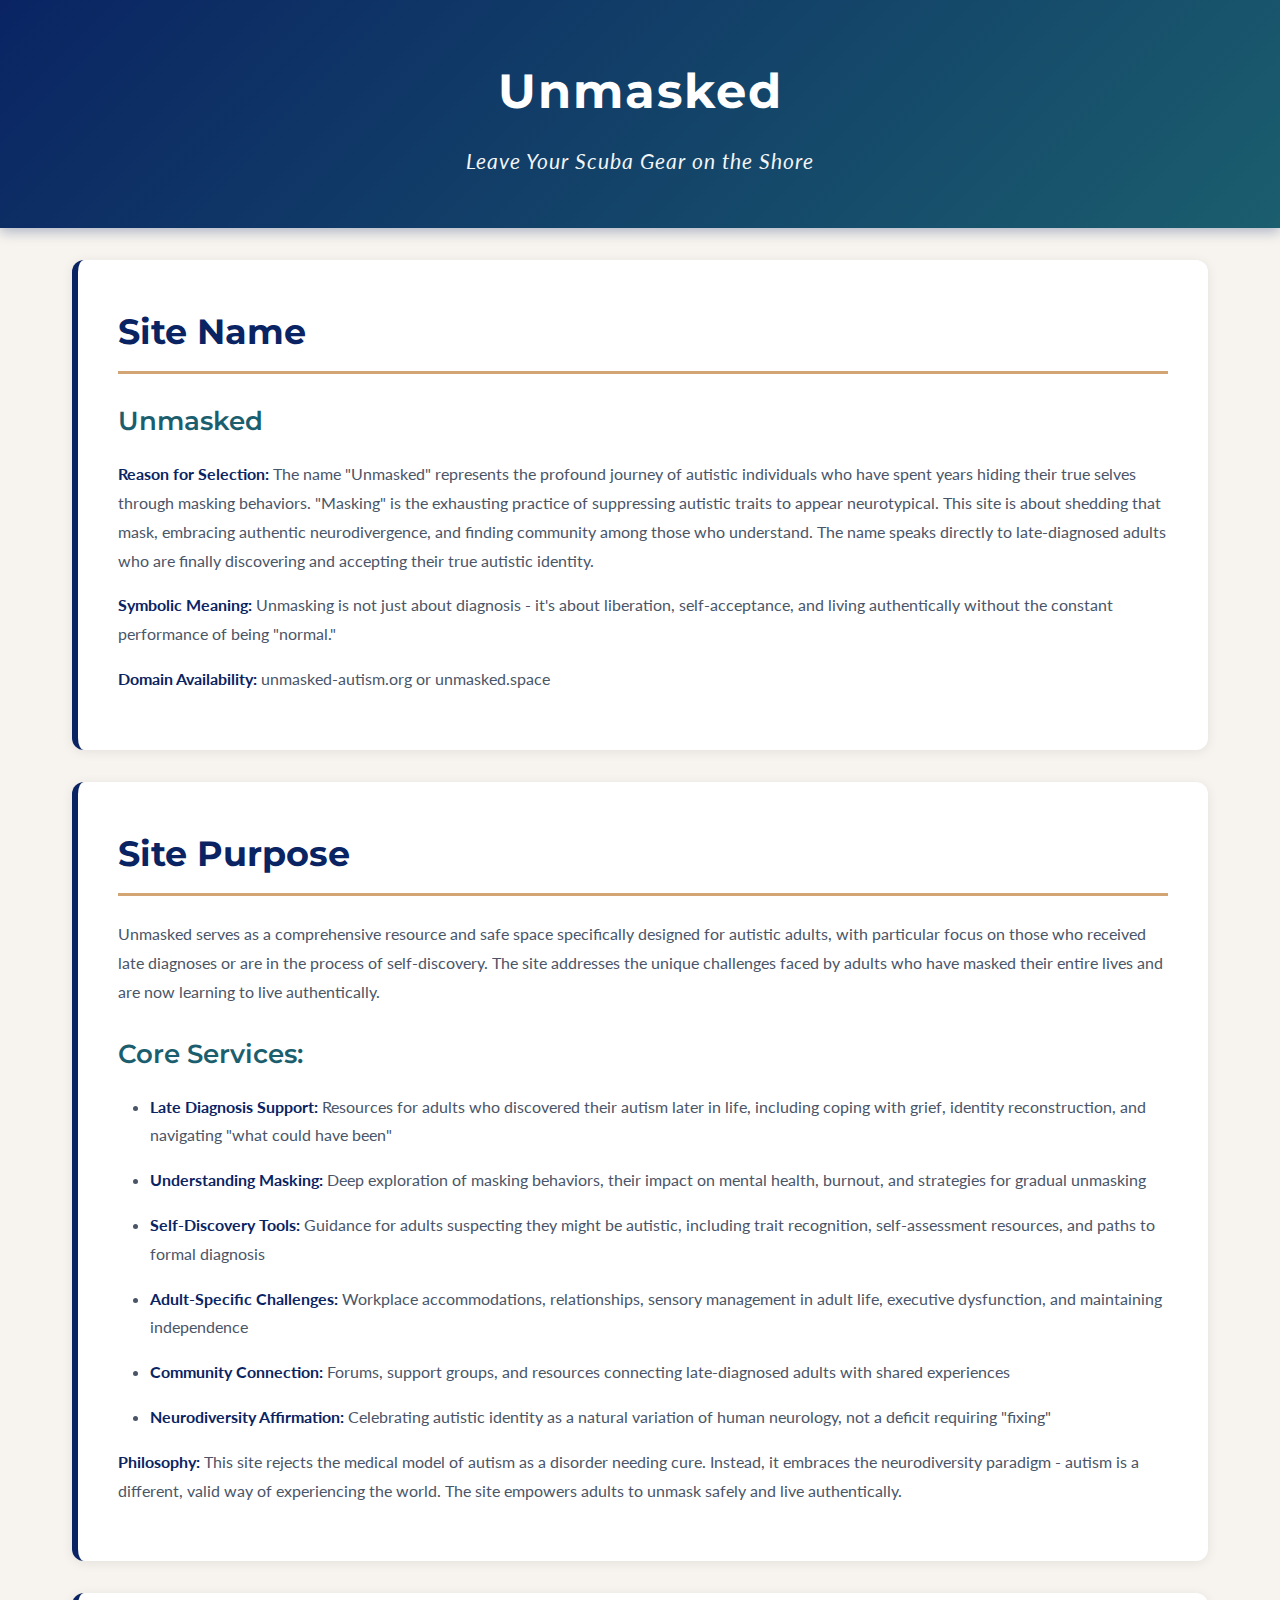
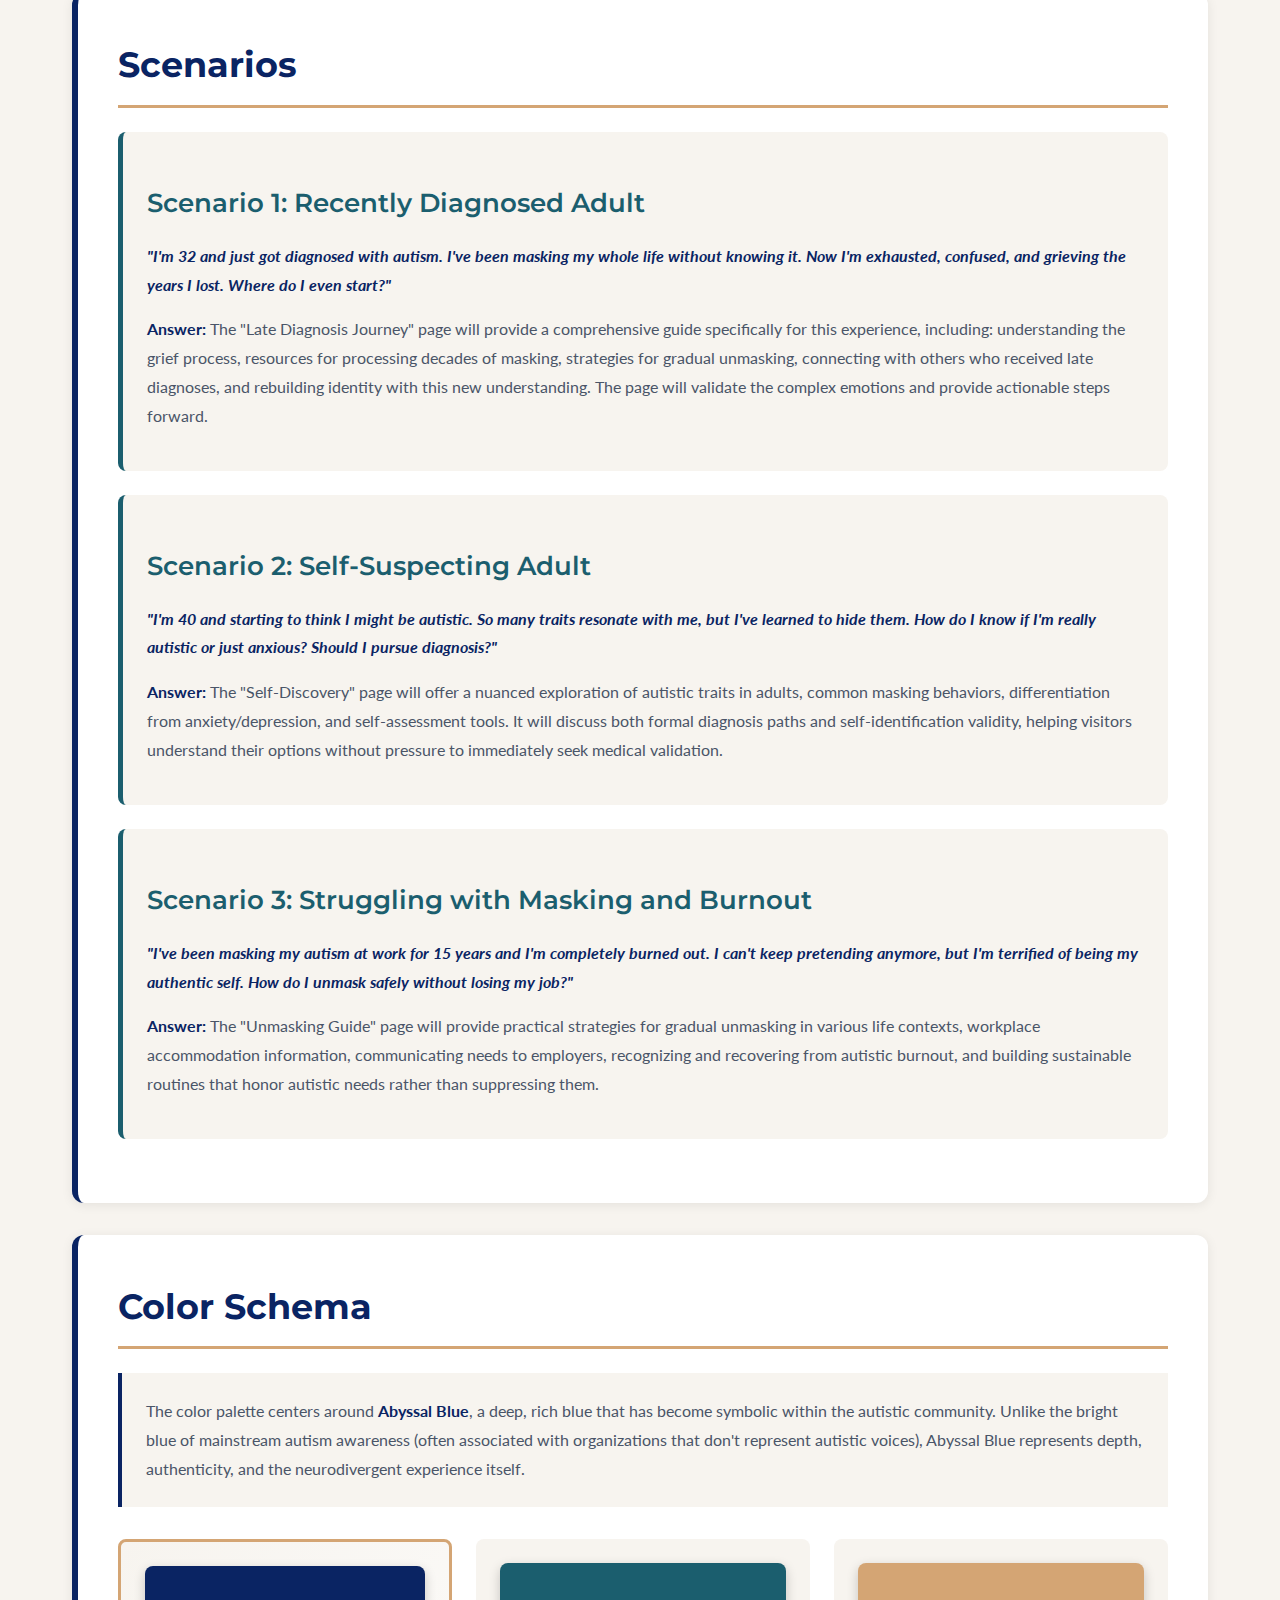
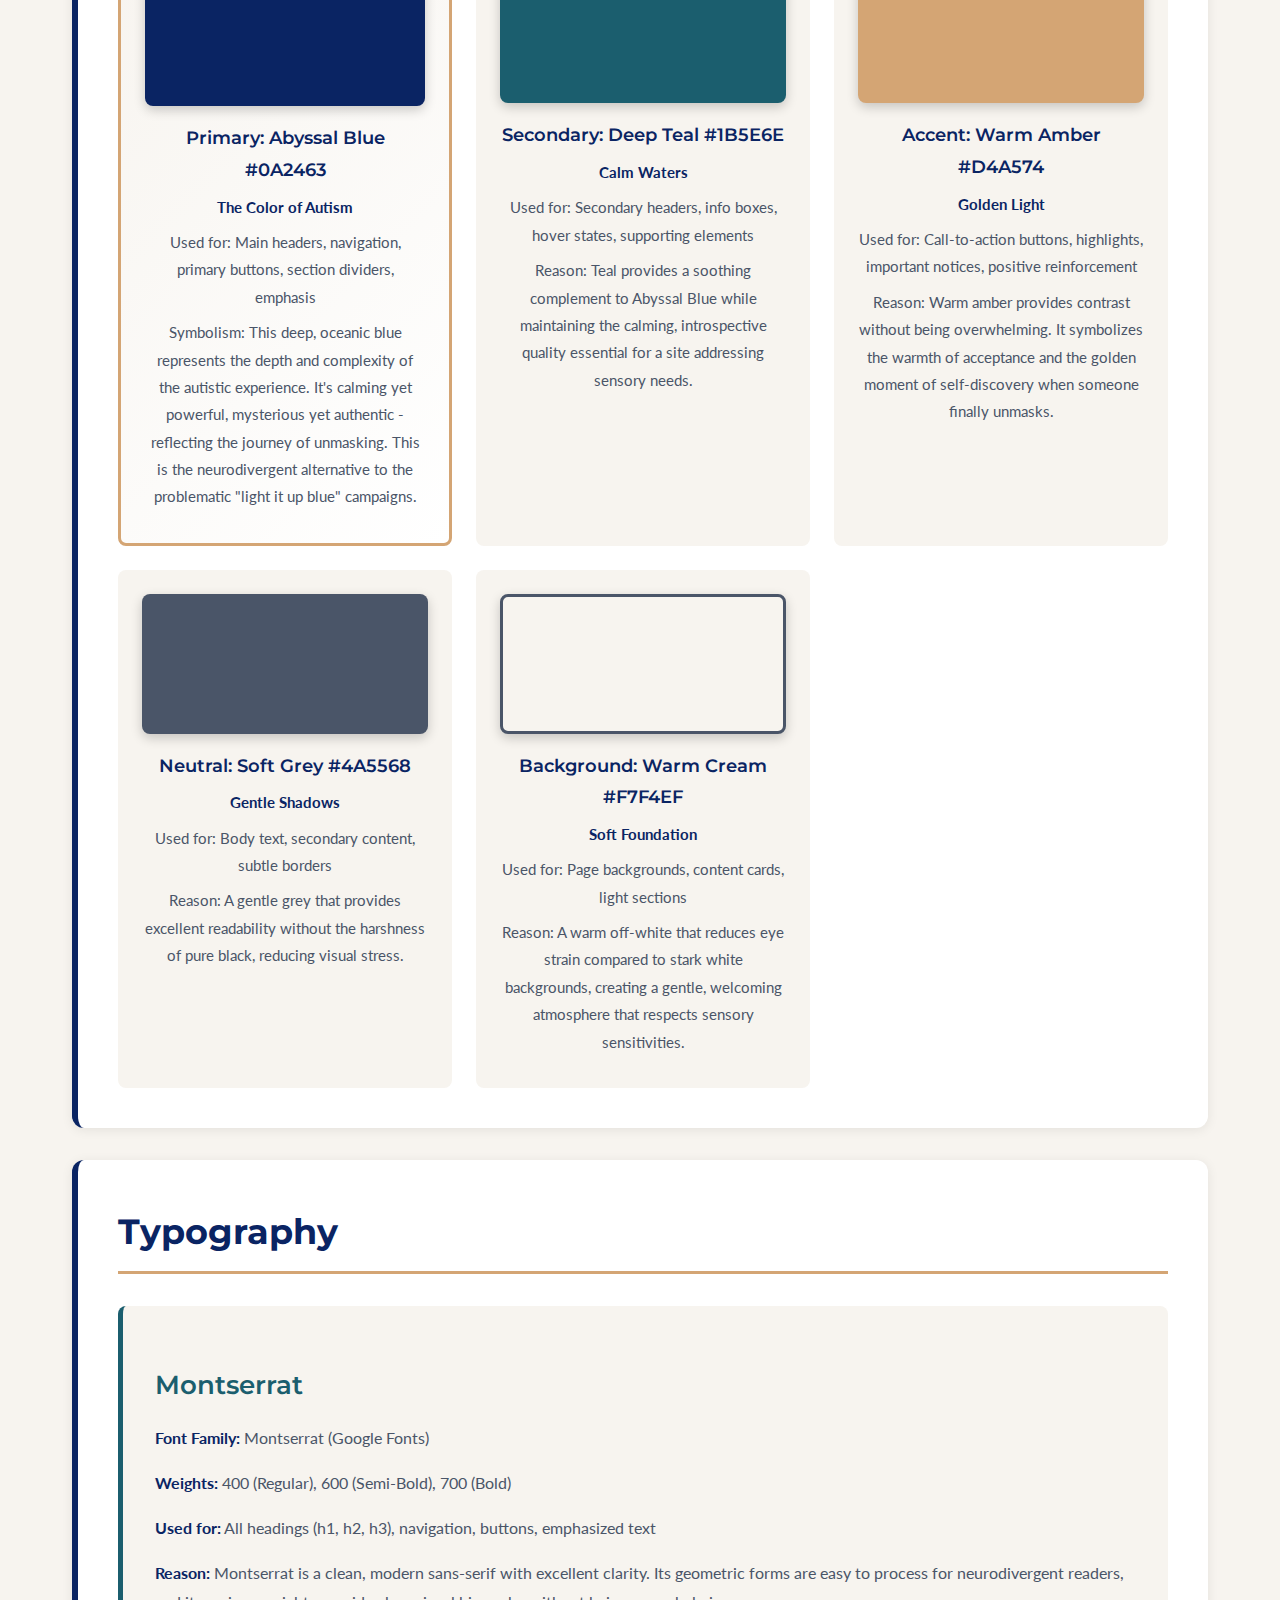
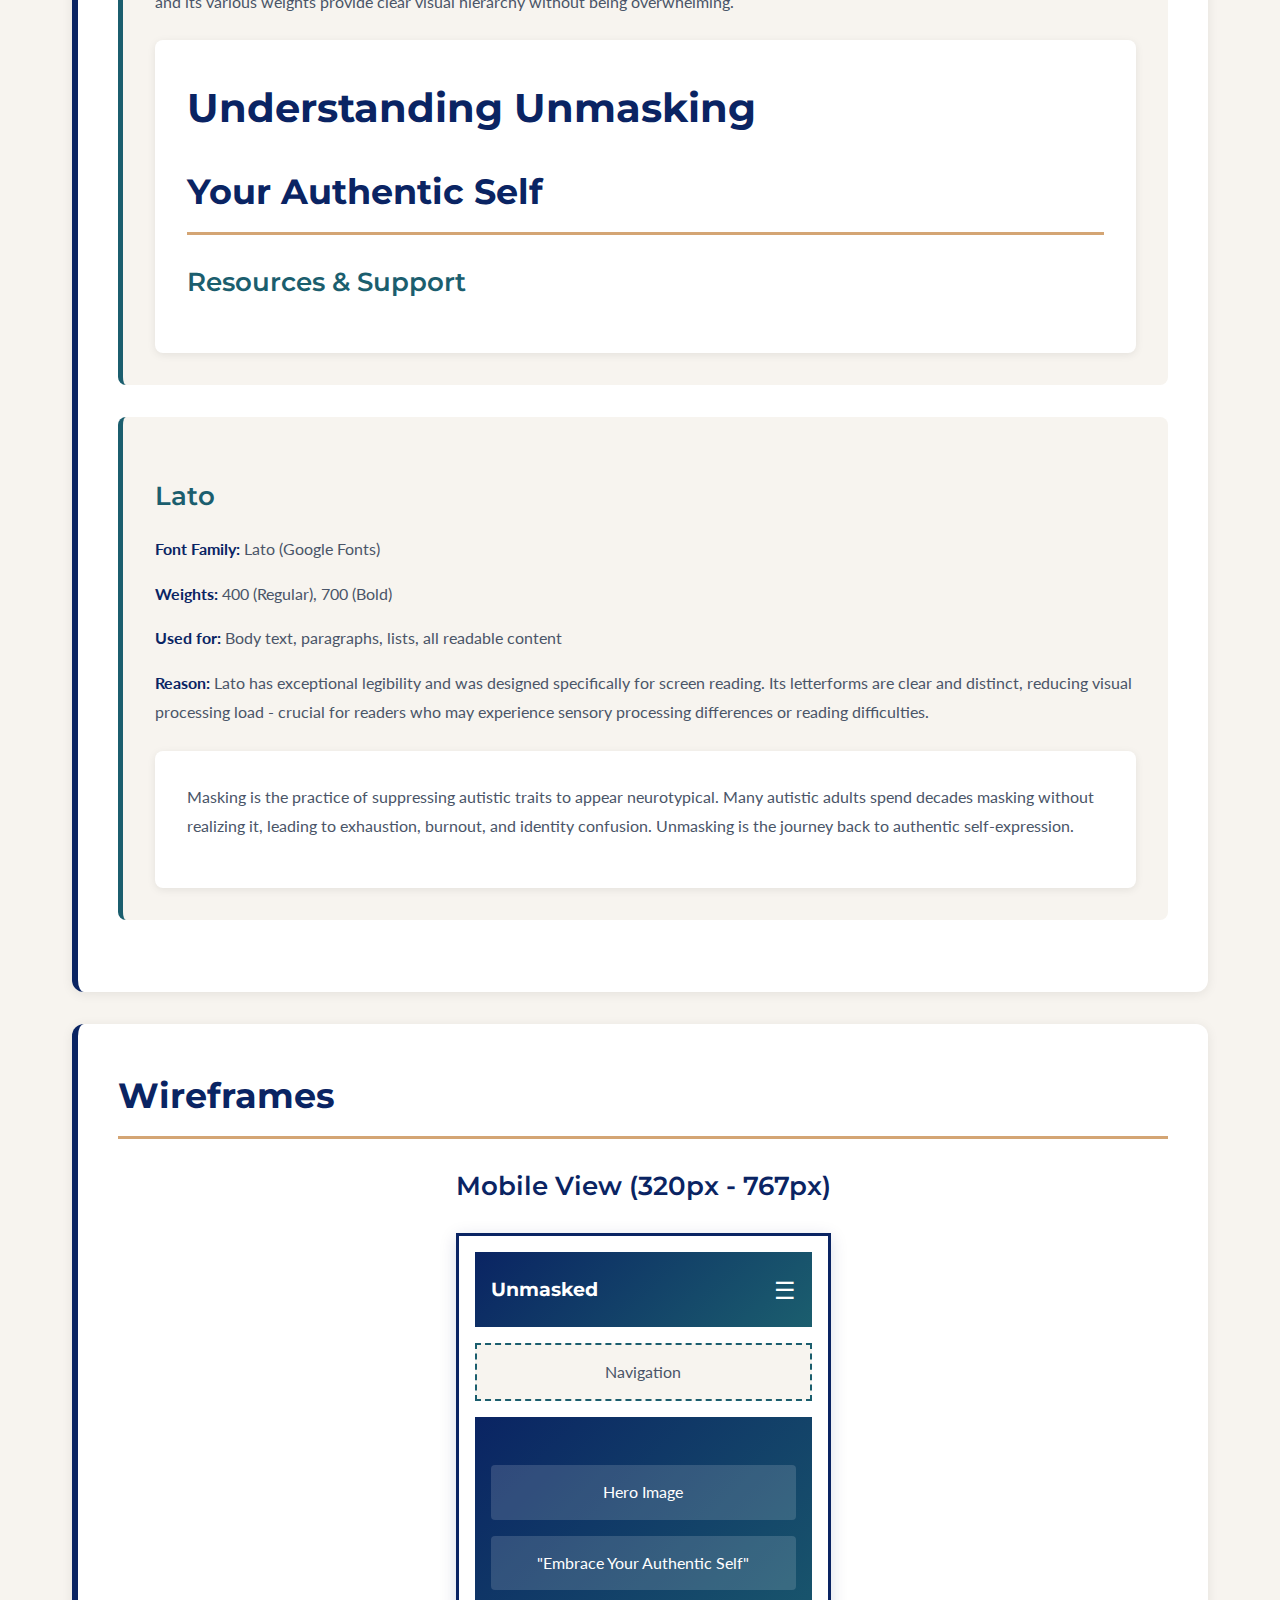
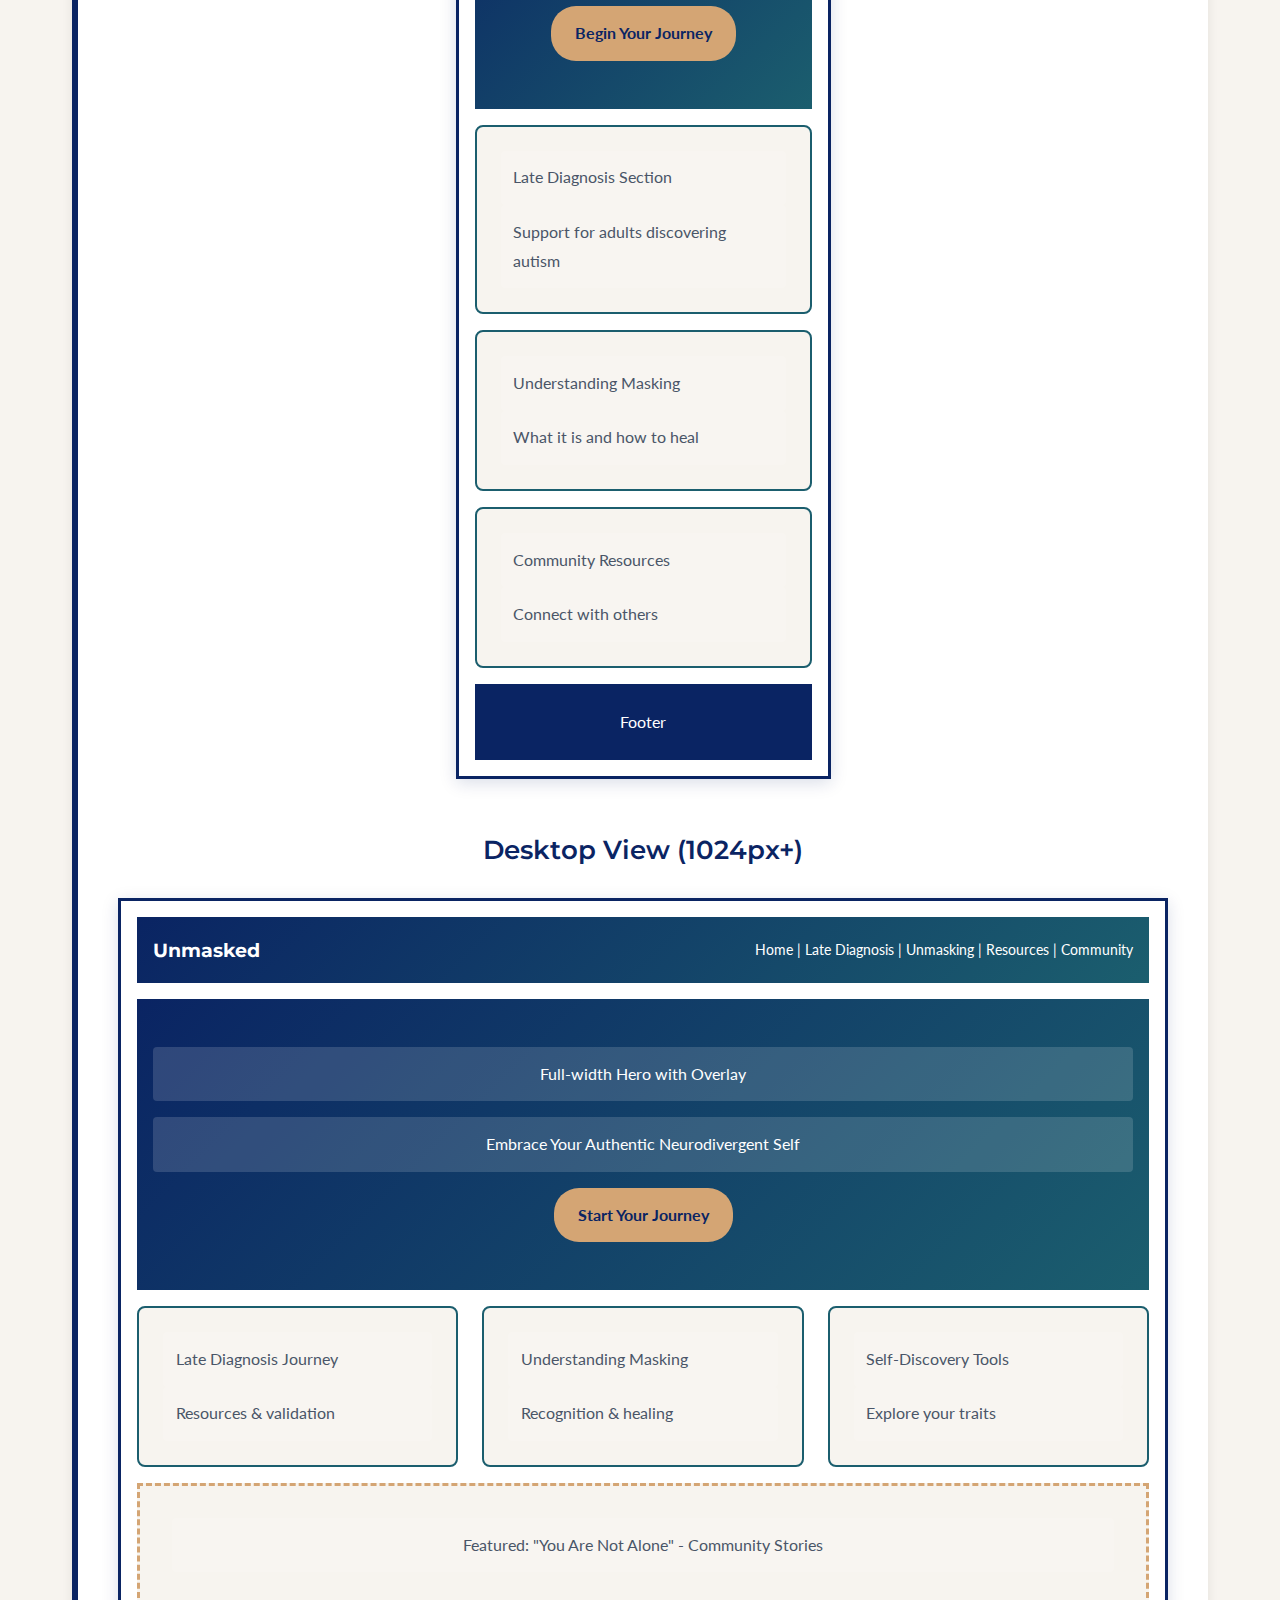
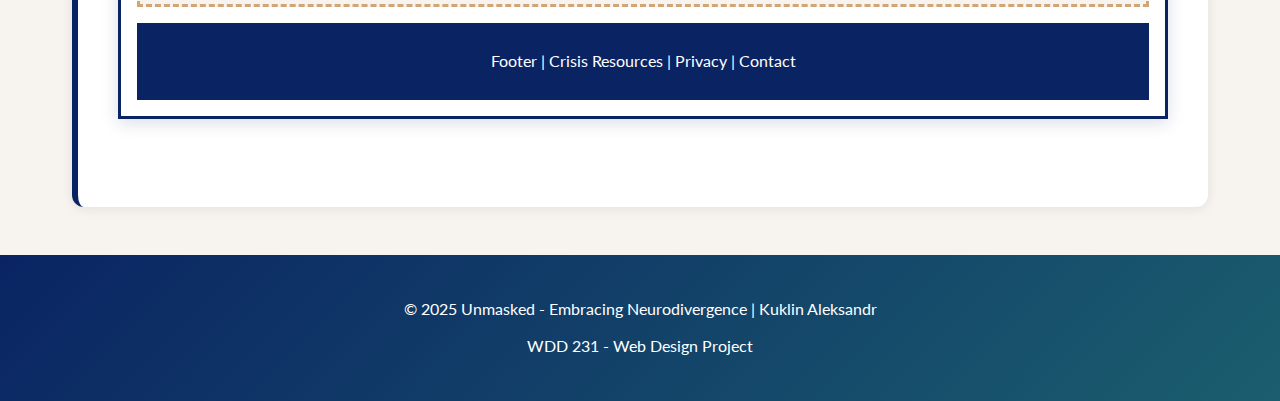
<file: final/pl_test.html>
<!DOCTYPE html>
<html lang="en">

<head>
    <meta charset="UTF-8">
    <meta name="viewport" content="width=device-width, initial-scale=1.0">
    <title>Unmasked - Site Plan</title>
    <meta name="description"
        content="Site plan for Unmasked - A resource for autistic adults and late-diagnosed individuals">
    <meta name="author" content="Kuklin Aleksandr">
    <link rel="preconnect" href="https://fonts.googleapis.com">
    <link rel="preconnect" href="https://fonts.gstatic.com" crossorigin>
    <link
        href="https://fonts.googleapis.com/css2?family=Montserrat:wght@400;600;700&family=Lato:wght@400;700&display=swap"
        rel="stylesheet">
    <link rel="stylesheet" href="styles/pl.css">
</head>

<body>
    <header>
        <h1>Unmasked</h1>
        <p class="subtitle">Leave Your Scuba Gear on the Shore</p>
    </header>

    <main>
        <section class="plan-section">
            <h2>Site Name</h2>
            <h3>Unmasked</h3>
            <p><strong>Reason for Selection:</strong> The name "Unmasked" represents the profound journey of autistic
                individuals who have spent years hiding their true selves through masking behaviors. "Masking" is the
                exhausting practice of suppressing autistic traits to appear neurotypical. This site is about shedding
                that mask, embracing authentic neurodivergence, and finding community among those who understand. The
                name speaks directly to late-diagnosed adults who are finally discovering and accepting their true
                autistic identity.</p>
            <p><strong>Symbolic Meaning:</strong> Unmasking is not just about diagnosis - it's about liberation,
                self-acceptance, and living authentically without the constant performance of being "normal."</p>
            <p><strong>Domain Availability:</strong> unmasked-autism.org or unmasked.space</p>
        </section>

        <section class="plan-section">
            <h2>Site Purpose</h2>
            <p>Unmasked serves as a comprehensive resource and safe space specifically designed for autistic adults,
                with particular focus on those who received late diagnoses or are in the process of self-discovery. The
                site addresses the unique challenges faced by adults who have masked their entire lives and are now
                learning to live authentically.</p>

            <h3>Core Services:</h3>
            <ul>
                <li><strong>Late Diagnosis Support:</strong> Resources for adults who discovered their autism later in
                    life, including coping with grief, identity reconstruction, and navigating "what could have been"
                </li>
                <li><strong>Understanding Masking:</strong> Deep exploration of masking behaviors, their impact on
                    mental health, burnout, and strategies for gradual unmasking</li>
                <li><strong>Self-Discovery Tools:</strong> Guidance for adults suspecting they might be autistic,
                    including trait recognition, self-assessment resources, and paths to formal diagnosis</li>
                <li><strong>Adult-Specific Challenges:</strong> Workplace accommodations, relationships, sensory
                    management in adult life, executive dysfunction, and maintaining independence</li>
                <li><strong>Community Connection:</strong> Forums, support groups, and resources connecting
                    late-diagnosed adults with shared experiences</li>
                <li><strong>Neurodiversity Affirmation:</strong> Celebrating autistic identity as a natural variation of
                    human neurology, not a deficit requiring "fixing"</li>
            </ul>

            <p><strong>Philosophy:</strong> This site rejects the medical model of autism as a disorder needing cure.
                Instead, it embraces the neurodiversity paradigm - autism is a different, valid way of experiencing the
                world. The site empowers adults to unmask safely and live authentically.</p>
        </section>

        <section class="plan-section">
            <h2>Scenarios</h2>
            <div class="scenario">
                <h3>Scenario 1: Recently Diagnosed Adult</h3>
                <p class="question">"I'm 32 and just got diagnosed with autism. I've been masking my whole life without
                    knowing it. Now I'm exhausted, confused, and grieving the years I lost. Where do I even start?"</p>
                <p class="answer"><strong>Answer:</strong> The "Late Diagnosis Journey" page will provide a
                    comprehensive guide specifically for this experience, including: understanding the grief process,
                    resources for processing decades of masking, strategies for gradual unmasking, connecting with
                    others who received late diagnoses, and rebuilding identity with this new understanding. The page
                    will validate the complex emotions and provide actionable steps forward.</p>
            </div>

            <div class="scenario">
                <h3>Scenario 2: Self-Suspecting Adult</h3>
                <p class="question">"I'm 40 and starting to think I might be autistic. So many traits resonate with me,
                    but I've learned to hide them. How do I know if I'm really autistic or just anxious? Should I pursue
                    diagnosis?"</p>
                <p class="answer"><strong>Answer:</strong> The "Self-Discovery" page will offer a nuanced exploration of
                    autistic traits in adults, common masking behaviors, differentiation from anxiety/depression, and
                    self-assessment tools. It will discuss both formal diagnosis paths and self-identification validity,
                    helping visitors understand their options without pressure to immediately seek medical validation.
                </p>
            </div>

            <div class="scenario">
                <h3>Scenario 3: Struggling with Masking and Burnout</h3>
                <p class="question">"I've been masking my autism at work for 15 years and I'm completely burned out. I
                    can't keep pretending anymore, but I'm terrified of being my authentic self. How do I unmask safely
                    without losing my job?"</p>
                <p class="answer"><strong>Answer:</strong> The "Unmasking Guide" page will provide practical strategies
                    for gradual unmasking in various life contexts, workplace accommodation information, communicating
                    needs to employers, recognizing and recovering from autistic burnout, and building sustainable
                    routines that honor autistic needs rather than suppressing them.</p>
            </div>
        </section>

        <section class="plan-section">
            <h2>Color Schema</h2>
            <p class="color-intro">The color palette centers around <strong>Abyssal Blue</strong>, a deep, rich blue
                that has become symbolic within the autistic community. Unlike the bright blue of mainstream autism
                awareness (often associated with organizations that don't represent autistic voices), Abyssal Blue
                represents depth, authenticity, and the neurodivergent experience itself.</p>

            <div class="color-palette">
                <div class="color-box featured">
                    <div class="color-sample abyssal-blue"></div>
                    <h4>Primary: Abyssal Blue #0A2463</h4>
                    <p><strong>The Color of Autism</strong></p>
                    <p>Used for: Main headers, navigation, primary buttons, section dividers, emphasis</p>
                    <p>Symbolism: This deep, oceanic blue represents the depth and complexity of the autistic
                        experience. It's calming yet powerful, mysterious yet authentic - reflecting the journey of
                        unmasking. This is the neurodivergent alternative to the problematic "light it up blue"
                        campaigns.</p>
                </div>

                <div class="color-box">
                    <div class="color-sample deep-teal"></div>
                    <h4>Secondary: Deep Teal #1B5E6E</h4>
                    <p><strong>Calm Waters</strong></p>
                    <p>Used for: Secondary headers, info boxes, hover states, supporting elements</p>
                    <p>Reason: Teal provides a soothing complement to Abyssal Blue while maintaining the calming,
                        introspective quality essential for a site addressing sensory needs.</p>
                </div>

                <div class="color-box">
                    <div class="color-sample warm-amber"></div>
                    <h4>Accent: Warm Amber #D4A574</h4>
                    <p><strong>Golden Light</strong></p>
                    <p>Used for: Call-to-action buttons, highlights, important notices, positive reinforcement</p>
                    <p>Reason: Warm amber provides contrast without being overwhelming. It symbolizes the warmth of
                        acceptance and the golden moment of self-discovery when someone finally unmasks.</p>
                </div>

                <div class="color-box">
                    <div class="color-sample soft-grey"></div>
                    <h4>Neutral: Soft Grey #4A5568</h4>
                    <p><strong>Gentle Shadows</strong></p>
                    <p>Used for: Body text, secondary content, subtle borders</p>
                    <p>Reason: A gentle grey that provides excellent readability without the harshness of pure black,
                        reducing visual stress.</p>
                </div>

                <div class="color-box">
                    <div class="color-sample cream"></div>
                    <h4>Background: Warm Cream #F7F4EF</h4>
                    <p><strong>Soft Foundation</strong></p>
                    <p>Used for: Page backgrounds, content cards, light sections</p>
                    <p>Reason: A warm off-white that reduces eye strain compared to stark white backgrounds, creating a
                        gentle, welcoming atmosphere that respects sensory sensitivities.</p>
                </div>
            </div>
        </section>

        <section class="plan-section">
            <h2>Typography</h2>
            <div class="typography-section">
                <div class="font-example">
                    <h3 class="display-font">Montserrat</h3>
                    <p><strong>Font Family:</strong> Montserrat (Google Fonts)</p>
                    <p><strong>Weights:</strong> 400 (Regular), 600 (Semi-Bold), 700 (Bold)</p>
                    <p><strong>Used for:</strong> All headings (h1, h2, h3), navigation, buttons, emphasized text</p>
                    <p><strong>Reason:</strong> Montserrat is a clean, modern sans-serif with excellent clarity. Its
                        geometric forms are easy to process for neurodivergent readers, and its various weights provide
                        clear visual hierarchy without being overwhelming.</p>
                    <div class="font-sample">
                        <h1 class="sample-h1">Understanding Unmasking</h1>
                        <h2 class="sample-h2">Your Authentic Self</h2>
                        <h3 class="sample-h3">Resources & Support</h3>
                    </div>
                </div>

                <div class="font-example">
                    <h3 class="display-font">Lato</h3>
                    <p><strong>Font Family:</strong> Lato (Google Fonts)</p>
                    <p><strong>Weights:</strong> 400 (Regular), 700 (Bold)</p>
                    <p><strong>Used for:</strong> Body text, paragraphs, lists, all readable content</p>
                    <p><strong>Reason:</strong> Lato has exceptional legibility and was designed specifically for screen
                        reading. Its letterforms are clear and distinct, reducing visual processing load - crucial for
                        readers who may experience sensory processing differences or reading difficulties.</p>
                    <div class="font-sample">
                        <p class="sample-body">Masking is the practice of suppressing autistic traits to appear
                            neurotypical. Many autistic adults spend decades masking without realizing it, leading to
                            exhaustion, burnout, and identity confusion. Unmasking is the journey back to authentic
                            self-expression.</p>
                    </div>
                </div>
            </div>
        </section>

        <section class="plan-section wireframe-section">
            <h2>Wireframes</h2>

            <div class="wireframe-container">
                <h3>Mobile View (320px - 767px)</h3>
                <div class="wireframe mobile">
                    <div class="wire-header">
                        <div class="wire-logo">Unmasked</div>
                        <div class="wire-hamburger">☰</div>
                    </div>
                    <div class="wire-nav-mobile">Navigation</div>
                    <div class="wire-hero">
                        <div class="wire-hero-content">
                            <div class="wire-text">Hero Image</div>
                            <div class="wire-text">"Embrace Your Authentic Self"</div>
                            <div class="wire-button">Begin Your Journey</div>
                        </div>
                    </div>
                    <div class="wire-content">
                        <div class="wire-section">
                            <div class="wire-text">Late Diagnosis Section</div>
                            <div class="wire-text">Support for adults discovering autism</div>
                        </div>
                        <div class="wire-section">
                            <div class="wire-text">Understanding Masking</div>
                            <div class="wire-text">What it is and how to heal</div>
                        </div>
                        <div class="wire-section">
                            <div class="wire-text">Community Resources</div>
                            <div class="wire-text">Connect with others</div>
                        </div>
                    </div>
                    <div class="wire-footer">Footer</div>
                </div>
            </div>

            <div class="wireframe-container">
                <h3>Desktop View (1024px+)</h3>
                <div class="wireframe desktop">
                    <div class="wire-header">
                        <div class="wire-logo">Unmasked</div>
                        <div class="wire-nav-desktop">Home | Late Diagnosis | Unmasking | Resources | Community</div>
                    </div>
                    <div class="wire-hero">
                        <div class="wire-hero-content">
                            <div class="wire-text">Full-width Hero with Overlay</div>
                            <div class="wire-text">Embrace Your Authentic Neurodivergent Self</div>
                            <div class="wire-button">Start Your Journey</div>
                        </div>
                    </div>
                    <div class="wire-content-grid">
                        <div class="wire-section">
                            <div class="wire-text">Late Diagnosis Journey</div>
                            <div class="wire-text">Resources & validation</div>
                        </div>
                        <div class="wire-section">
                            <div class="wire-text">Understanding Masking</div>
                            <div class="wire-text">Recognition & healing</div>
                        </div>
                        <div class="wire-section">
                            <div class="wire-text">Self-Discovery Tools</div>
                            <div class="wire-text">Explore your traits</div>
                        </div>
                    </div>
                    <div class="wire-featured">
                        <div class="wire-text">Featured: "You Are Not Alone" - Community Stories</div>
                    </div>
                    <div class="wire-footer">Footer | Crisis Resources | Privacy | Contact</div>
                </div>
            </div>
        </section>
    </main>

    <footer>
        <p>&copy; 2025 Unmasked - Embracing Neurodivergence | Kuklin Aleksandr</p>
        <p>WDD 231 - Web Design Project</p>
    </footer>
</body>

</html>
</file>
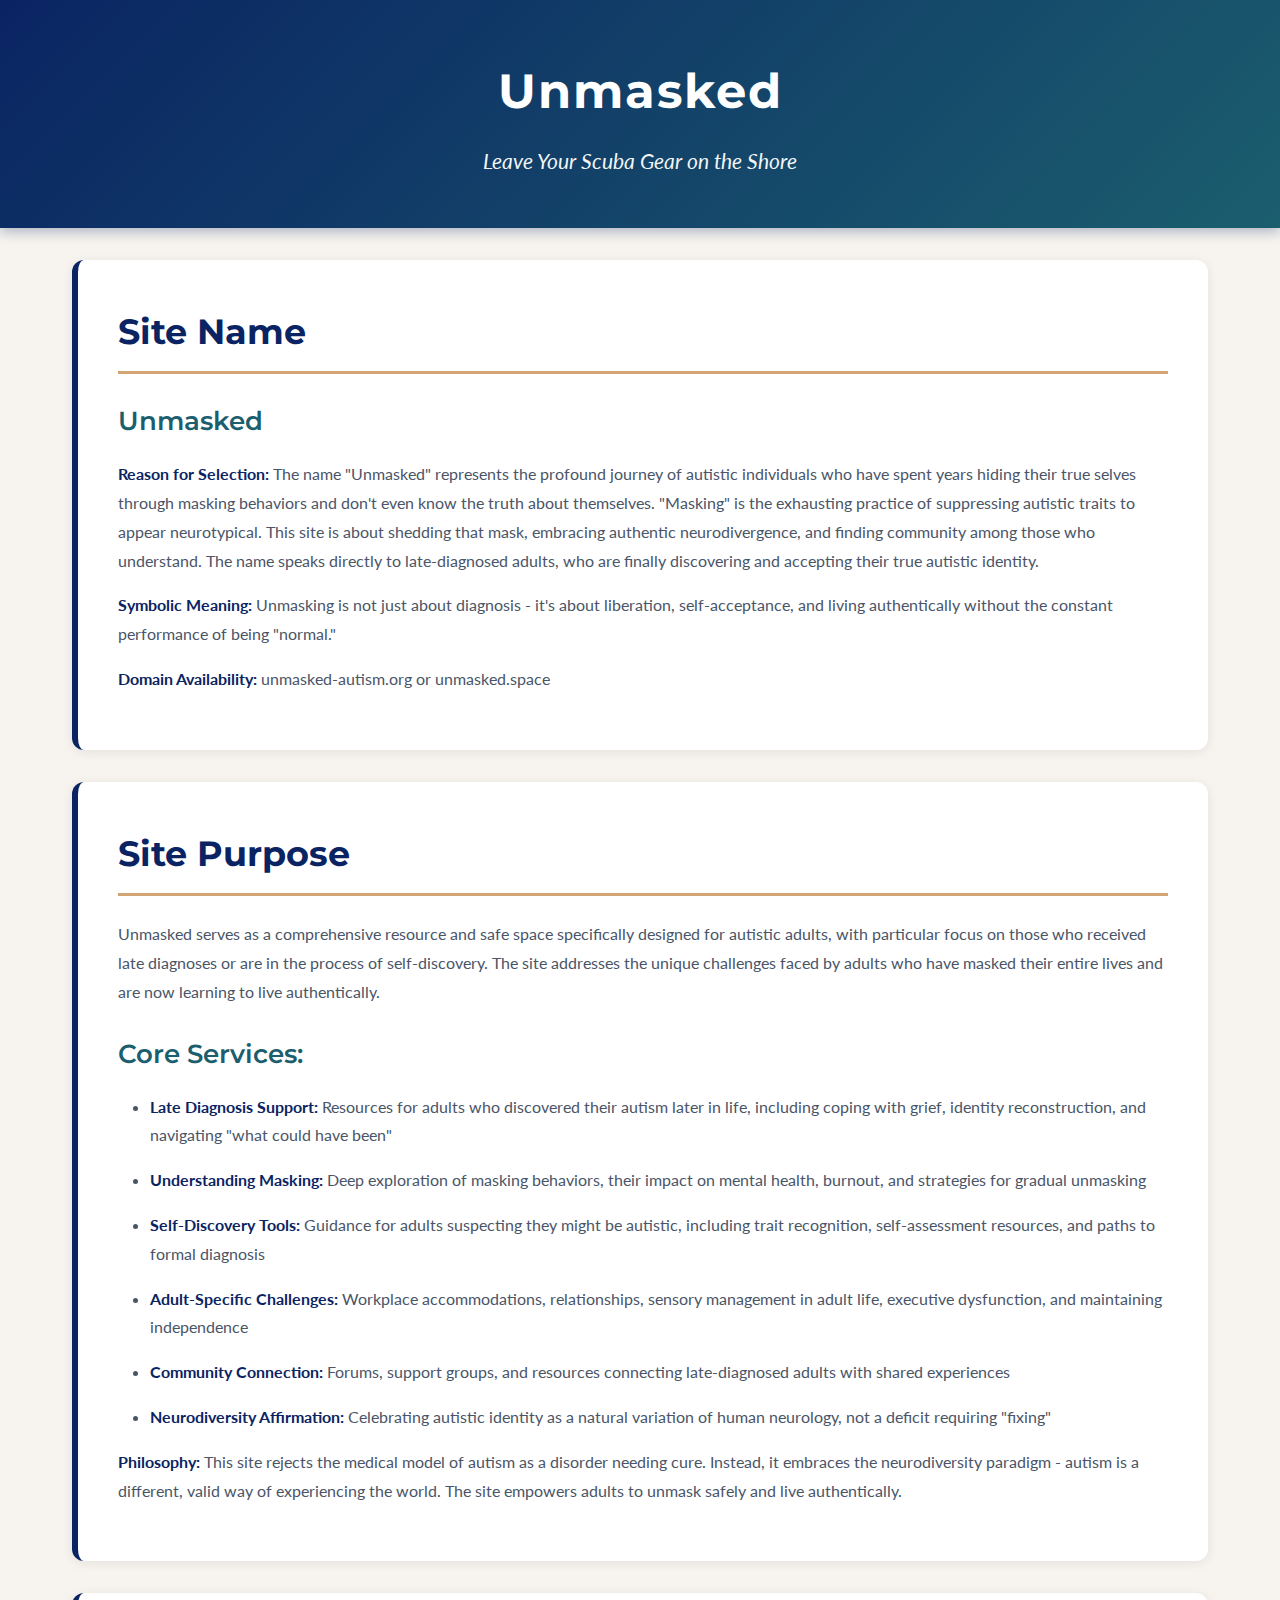
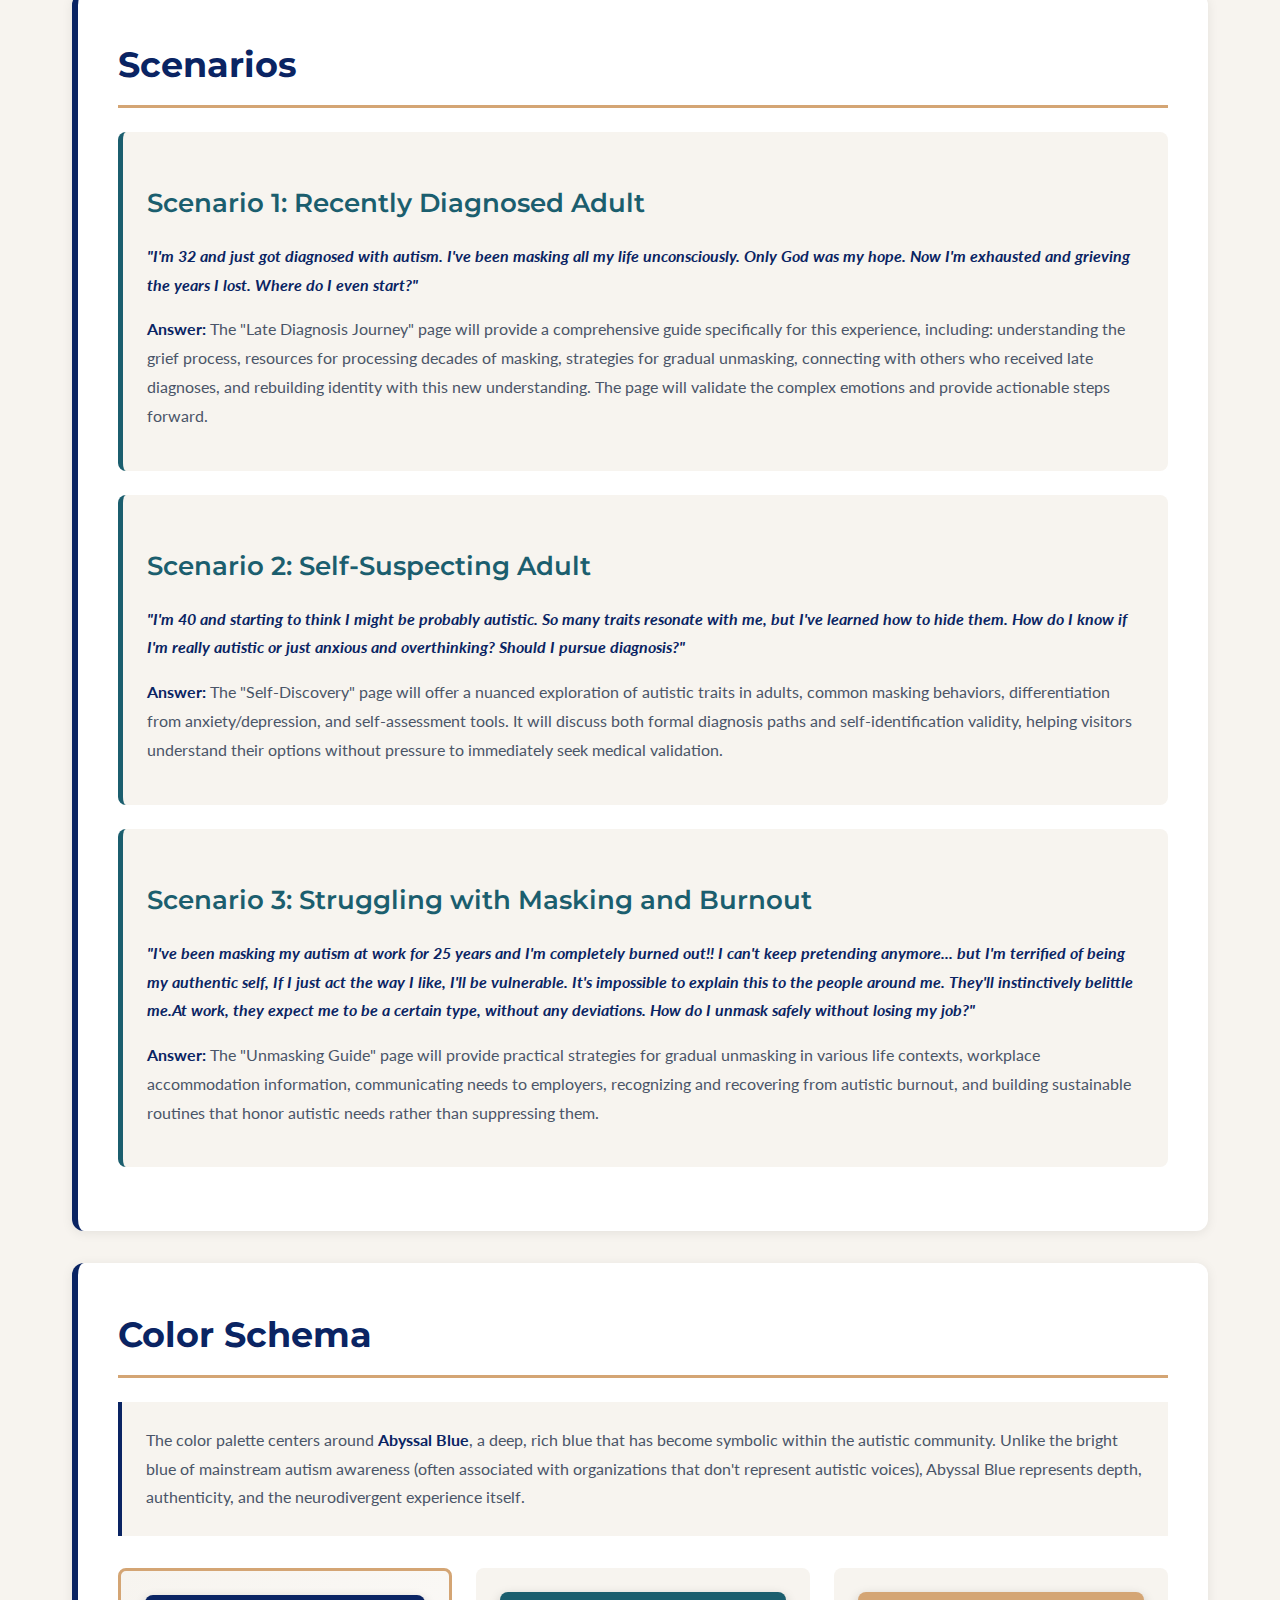
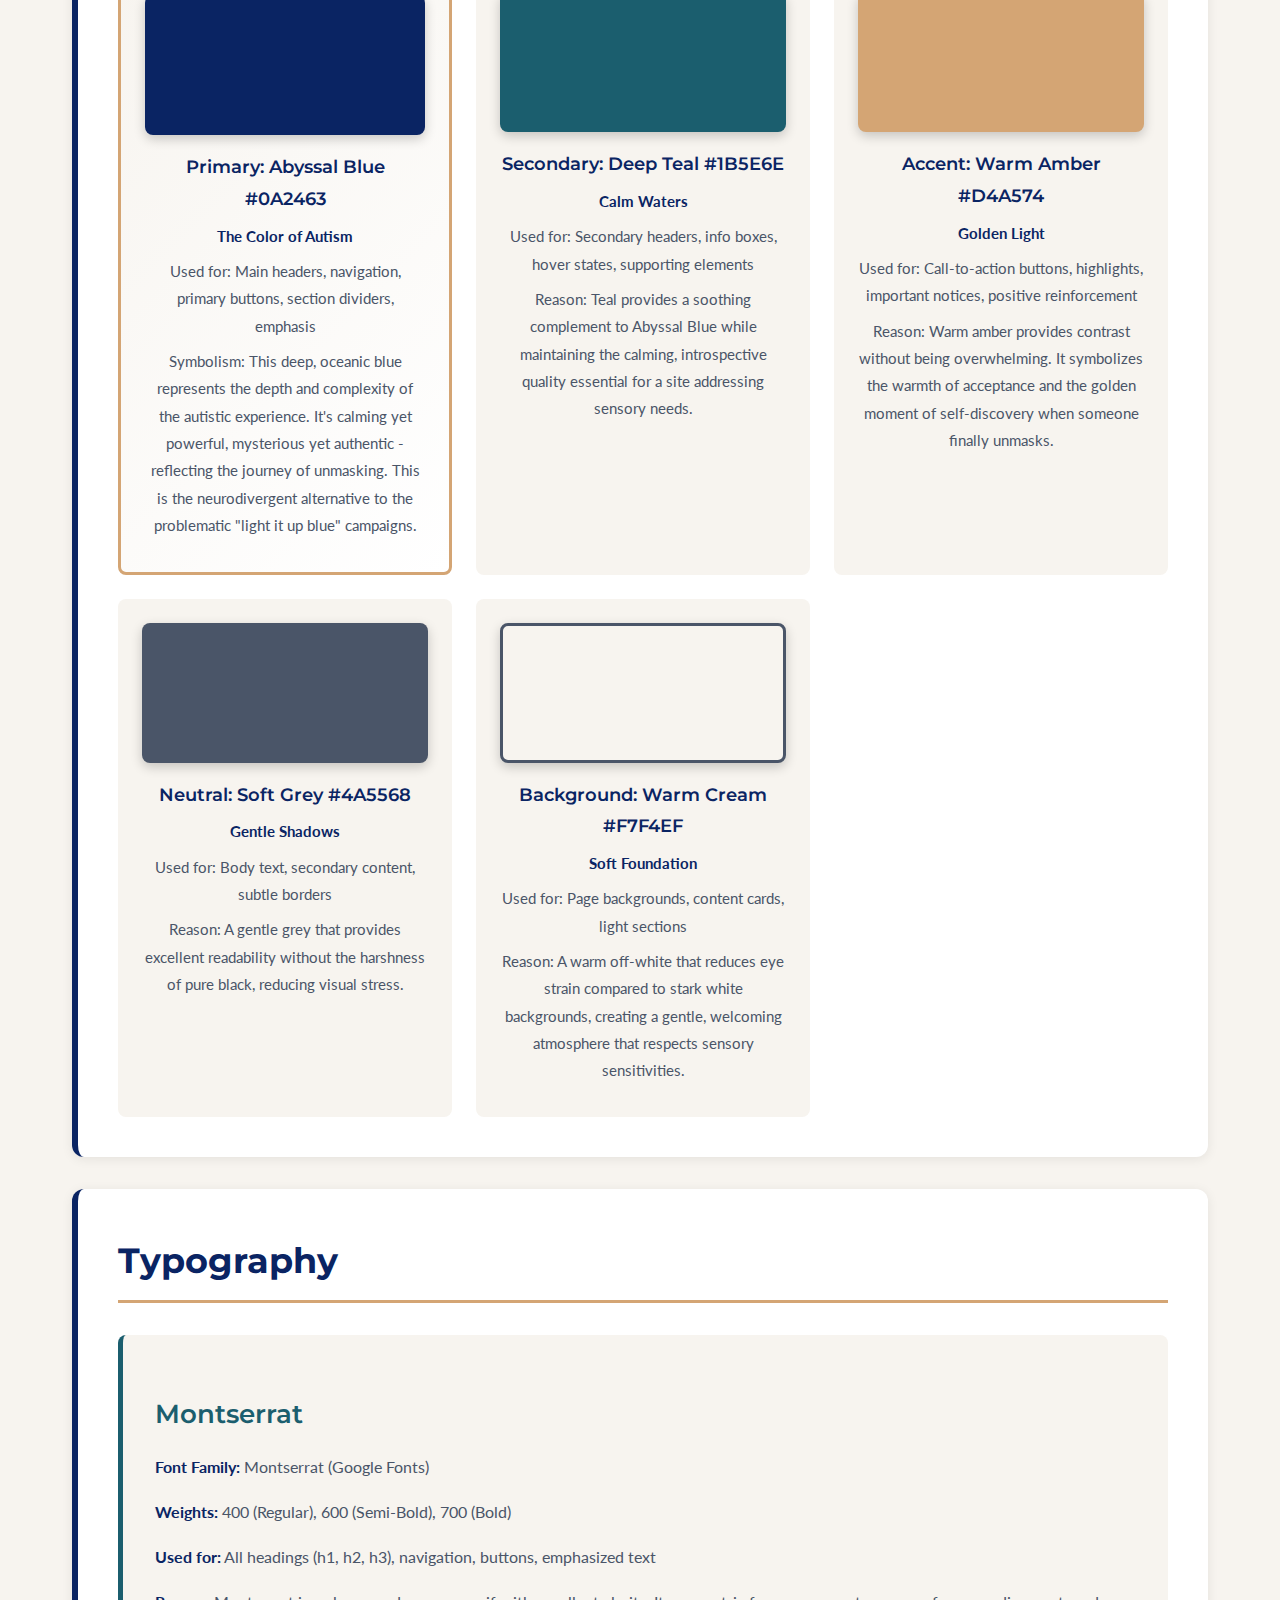
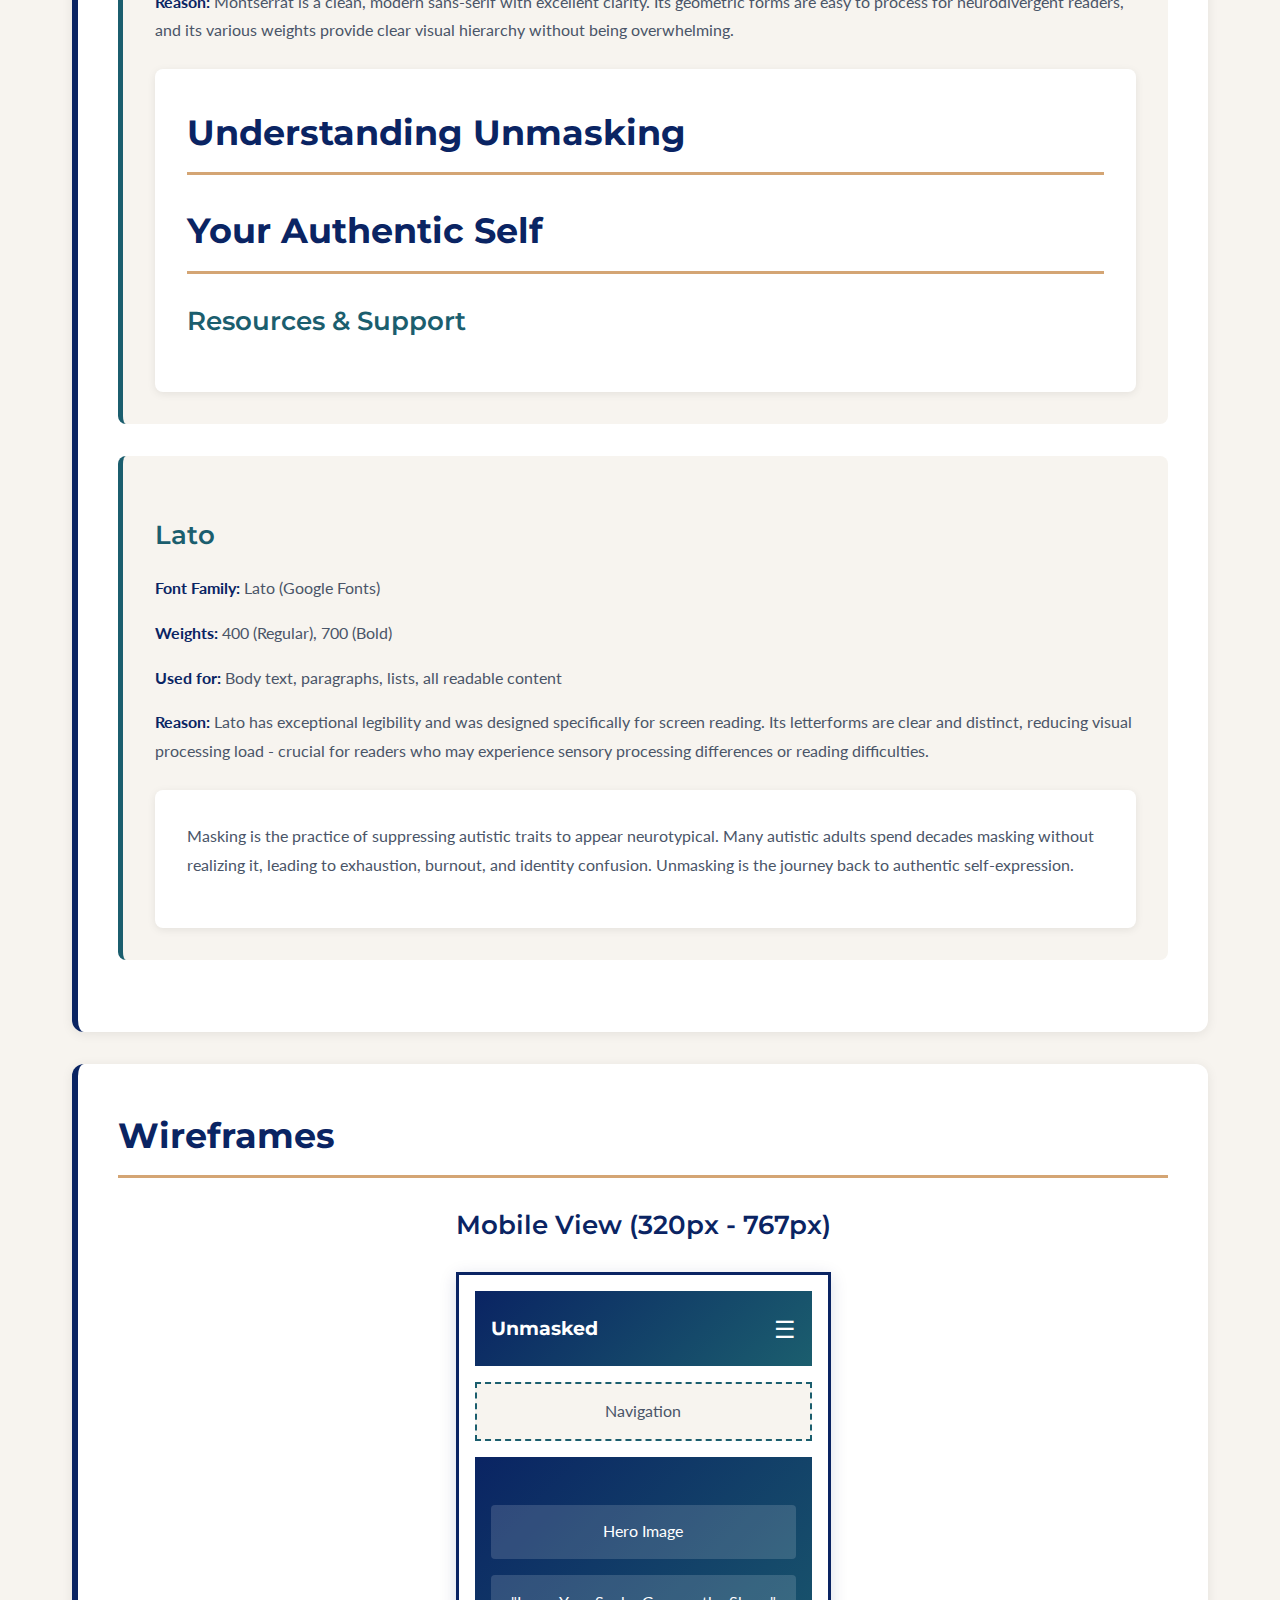
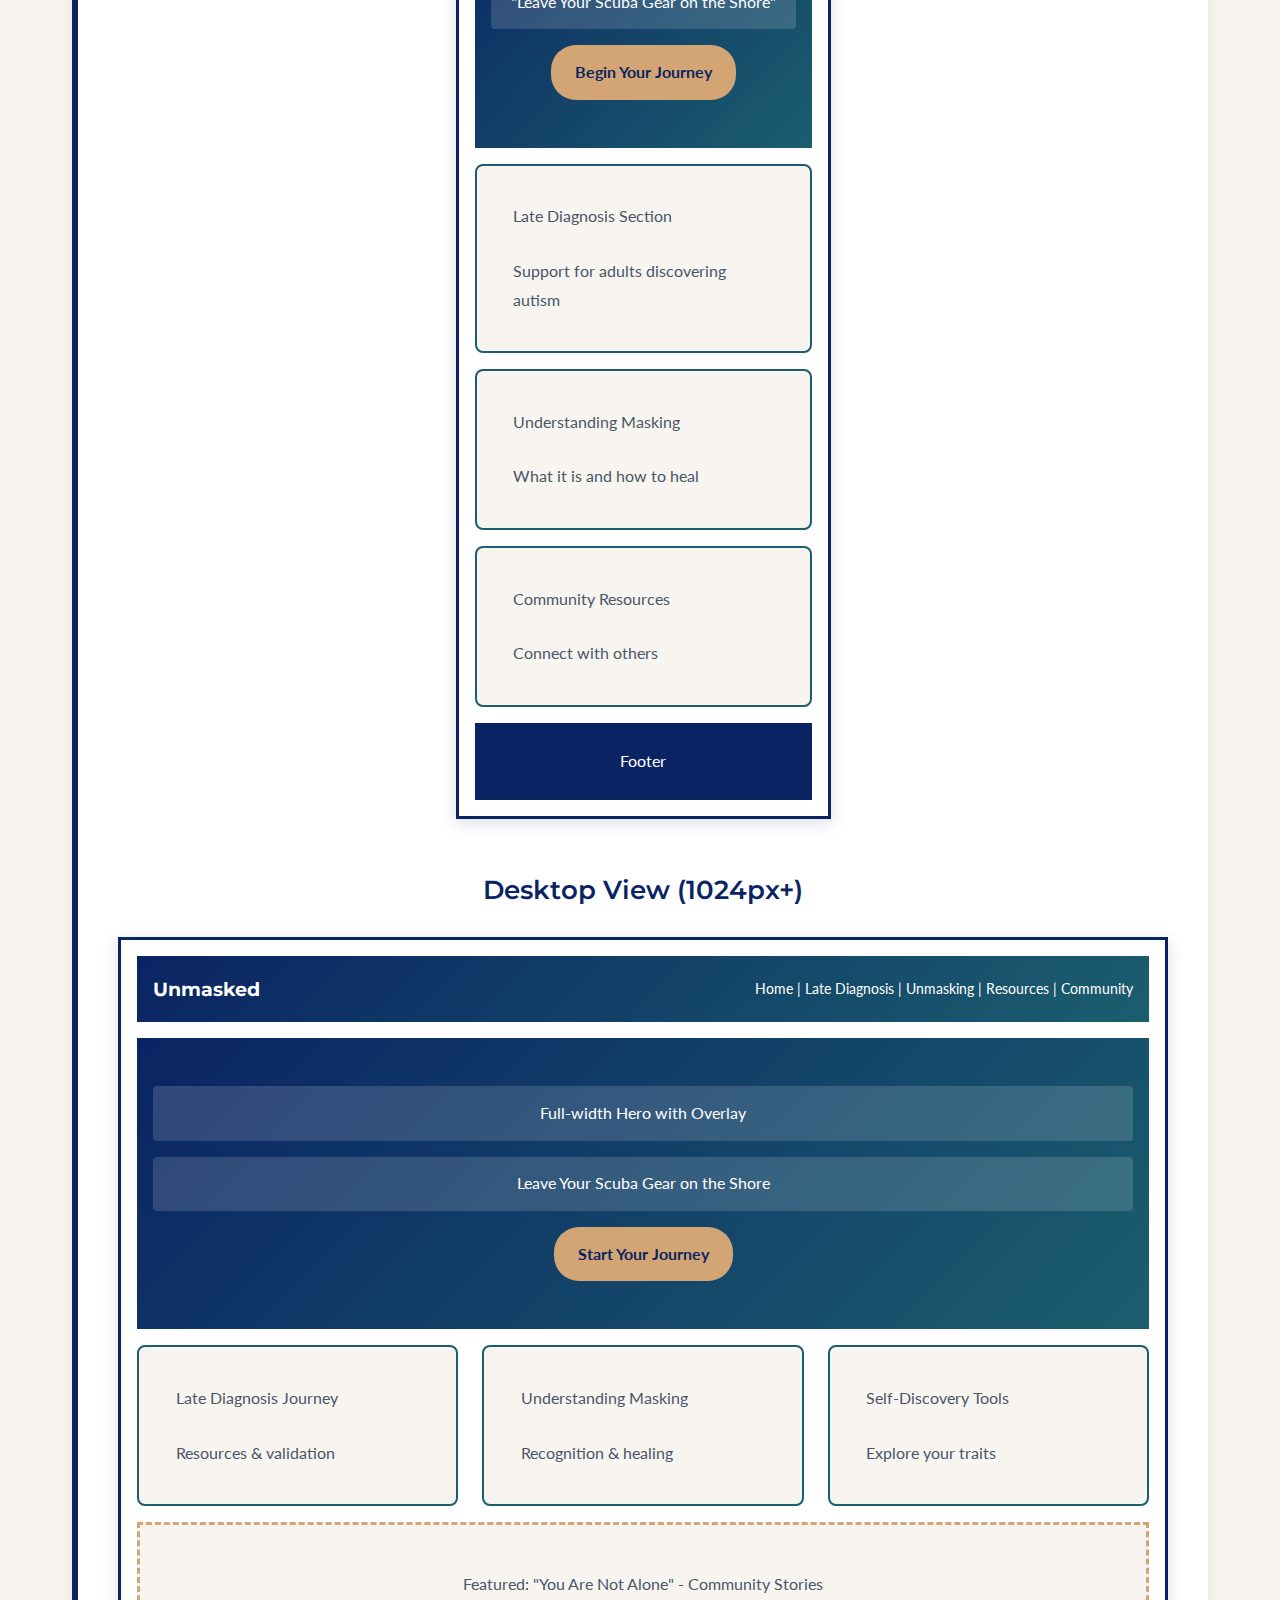
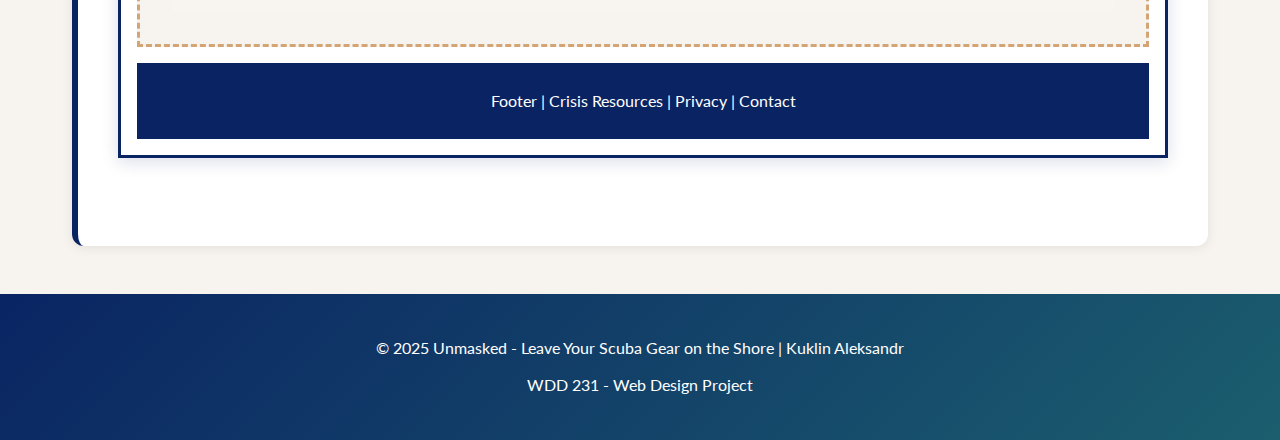
<file: final/project-plan.html>
<!DOCTYPE html>
<html lang="en">

<head>
    <meta charset="UTF-8">
    <meta name="viewport" content="width=device-width, initial-scale=1.0">
    <title>Unmasked - Site Plan</title>
    <meta name="description"
        content="Site plan for Unmasked - A resource for autistic adults and late-diagnosed individuals">
    <meta name="author" content="Kuklin Aleksandr">
    <link rel="preconnect" href="https://fonts.googleapis.com">
    <link rel="preconnect" href="https://fonts.gstatic.com" crossorigin>
    <link
        href="https://fonts.googleapis.com/css2?family=Montserrat:wght@400;600;700&family=Lato:wght@400;700&display=swap"
        rel="stylesheet">
    <link rel="stylesheet" href="styles/plan.css">
</head>

<body>
    <header>
        <h1>Unmasked</h1>
        <p class="subtitle">Leave Your Scuba Gear on the Shore</p>
    </header>

    <main>
        <section class="plan-section">
            <h2>Site Name</h2>
            <h3>Unmasked</h3>
            <p><strong>Reason for Selection:</strong> The name "Unmasked" represents the profound journey of autistic
                individuals who have spent years hiding their true selves through masking behaviors and don't even know the truth about themselves.
                "Masking" is the
                exhausting practice of suppressing autistic traits to appear neurotypical. This site is about shedding
                that mask, embracing authentic neurodivergence, and finding community among those who understand. The
                name speaks directly to late-diagnosed adults, who are finally discovering and accepting their true
                autistic identity.</p>
            <p><strong>Symbolic Meaning:</strong> Unmasking is not just about diagnosis - it's about liberation,
                self-acceptance, and living authentically without the constant performance of being "normal."</p>
            <p><strong>Domain Availability:</strong> unmasked-autism.org or unmasked.space</p>
        </section>

        <section class="plan-section">
            <h2>Site Purpose</h2>
            <p>Unmasked serves as a comprehensive resource and safe space specifically designed for autistic adults,
                with particular focus on those who received late diagnoses or are in the process of self-discovery. The
                site addresses the unique challenges faced by adults who have masked their entire lives and are now
                learning to live authentically.</p>

            <h3>Core Services:</h3>
            <ul>
                <li><strong>Late Diagnosis Support:</strong> Resources for adults who discovered their autism later in
                    life, including coping with grief, identity reconstruction, and navigating "what could have been"
                </li>
                <li><strong>Understanding Masking:</strong> Deep exploration of masking behaviors, their impact on
                    mental health, burnout, and strategies for gradual unmasking</li>
                <li><strong>Self-Discovery Tools:</strong> Guidance for adults suspecting they might be autistic,
                    including trait recognition, self-assessment resources, and paths to formal diagnosis</li>
                <li><strong>Adult-Specific Challenges:</strong> Workplace accommodations, relationships, sensory
                    management in adult life, executive dysfunction, and maintaining independence</li>
                <li><strong>Community Connection:</strong> Forums, support groups, and resources connecting
                    late-diagnosed adults with shared experiences</li>
                <li><strong>Neurodiversity Affirmation:</strong> Celebrating autistic identity as a natural variation of
                    human neurology, not a deficit requiring "fixing"</li>
            </ul>

            <p><strong>Philosophy:</strong> This site rejects the medical model of autism as a disorder needing cure.
                Instead, it embraces the neurodiversity paradigm - autism is a different, valid way of experiencing the
                world. The site empowers adults to unmask safely and live authentically.</p>
        </section>

        <section class="plan-section">
            <h2>Scenarios</h2>
            <div class="scenario">
                <h3>Scenario 1: Recently Diagnosed Adult</h3>
                <p class="question">"I'm 32 and just got diagnosed with autism. I've been masking all my life unconsciously.
                    Only God was my hope.
                    Now I'm exhausted and grieving the years I lost. Where do I even start?"</p>
                <p class="answer"><strong>Answer:</strong> The "Late Diagnosis Journey" page will provide a
                    comprehensive guide specifically for this experience, including: understanding the grief process,
                    resources for processing decades of masking, strategies for gradual unmasking, connecting with
                    others who received late diagnoses, and rebuilding identity with this new understanding. The page
                    will validate the complex emotions and provide actionable steps forward.</p>
            </div>

            <div class="scenario">
                <h3>Scenario 2: Self-Suspecting Adult</h3>
                <p class="question">"I'm 40 and starting to think I might be probably autistic. So many traits resonate with me,
                    but I've learned how to hide them. How do I know if I'm really autistic or just anxious and overthinking? Should I pursue
                    diagnosis?"</p>
                <p class="answer"><strong>Answer:</strong> The "Self-Discovery" page will offer a nuanced exploration of
                    autistic traits in adults, common masking behaviors, differentiation from anxiety/depression, and
                    self-assessment tools. It will discuss both formal diagnosis paths and self-identification validity,
                    helping visitors understand their options without pressure to immediately seek medical validation.
                </p>
            </div>

            <div class="scenario">
                <h3>Scenario 3: Struggling with Masking and Burnout</h3>
                <p class="question">"I've been masking my autism at work for 25 years and I'm completely burned out!! I
                    can't keep pretending anymore... but I'm terrified of being my authentic self, If I just act the way I like, I'll be vulnerable. 
                    It's impossible to explain this to the people around me. They'll
                    instinctively belittle me.At work, they expect me to be a certain type, without any deviations. How do I unmask safely
                    without losing my job?"</p>
                <p class="answer"><strong>Answer:</strong> The "Unmasking Guide" page will provide practical strategies
                    for gradual unmasking in various life contexts, workplace accommodation information, communicating
                    needs to employers, recognizing and recovering from autistic burnout, and building sustainable
                    routines that honor autistic needs rather than suppressing them.</p>
            </div>
        </section>

        <section class="plan-section">
            <h2>Color Schema</h2>
            <p class="color-intro">The color palette centers around <strong>Abyssal Blue</strong>, a deep, rich blue
                that has become symbolic within the autistic community. Unlike the bright blue of mainstream autism
                awareness (often associated with organizations that don't represent autistic voices), Abyssal Blue
                represents depth, authenticity, and the neurodivergent experience itself.</p>

            <div class="color-palette">
                <div class="color-box featured">
                    <div class="color-sample abyssal-blue"></div>
                    <h4>Primary: Abyssal Blue #0A2463</h4>
                    <p><strong>The Color of Autism</strong></p>
                    <p>Used for: Main headers, navigation, primary buttons, section dividers, emphasis</p>
                    <p>Symbolism: This deep, oceanic blue represents the depth and complexity of the autistic
                        experience. It's calming yet powerful, mysterious yet authentic - reflecting the journey of
                        unmasking. This is the neurodivergent alternative to the problematic "light it up blue"
                        campaigns.</p>
                </div>

                <div class="color-box">
                    <div class="color-sample deep-teal"></div>
                    <h4>Secondary: Deep Teal #1B5E6E</h4>
                    <p><strong>Calm Waters</strong></p>
                    <p>Used for: Secondary headers, info boxes, hover states, supporting elements</p>
                    <p>Reason: Teal provides a soothing complement to Abyssal Blue while maintaining the calming,
                        introspective quality essential for a site addressing sensory needs.</p>
                </div>

                <div class="color-box">
                    <div class="color-sample warm-amber"></div>
                    <h4>Accent: Warm Amber #D4A574</h4>
                    <p><strong>Golden Light</strong></p>
                    <p>Used for: Call-to-action buttons, highlights, important notices, positive reinforcement</p>
                    <p>Reason: Warm amber provides contrast without being overwhelming. It symbolizes the warmth of
                        acceptance and the golden moment of self-discovery when someone finally unmasks.</p>
                </div>

                <div class="color-box">
                    <div class="color-sample soft-grey"></div>
                    <h4>Neutral: Soft Grey #4A5568</h4>
                    <p><strong>Gentle Shadows</strong></p>
                    <p>Used for: Body text, secondary content, subtle borders</p>
                    <p>Reason: A gentle grey that provides excellent readability without the harshness of pure black,
                        reducing visual stress.</p>
                </div>

                <div class="color-box">
                    <div class="color-sample cream"></div>
                    <h4>Background: Warm Cream #F7F4EF</h4>
                    <p><strong>Soft Foundation</strong></p>
                    <p>Used for: Page backgrounds, content cards, light sections</p>
                    <p>Reason: A warm off-white that reduces eye strain compared to stark white backgrounds, creating a
                        gentle, welcoming atmosphere that respects sensory sensitivities.</p>
                </div>
            </div>
        </section>

        <section class="plan-section">
            <h2>Typography</h2>
            <div class="typography-section">
                <div class="font-example">
                    <h3 class="display-font">Montserrat</h3>
                    <p><strong>Font Family:</strong> Montserrat (Google Fonts)</p>
                    <p><strong>Weights:</strong> 400 (Regular), 600 (Semi-Bold), 700 (Bold)</p>
                    <p><strong>Used for:</strong> All headings (h1, h2, h3), navigation, buttons, emphasized text</p>
                    <p><strong>Reason:</strong> Montserrat is a clean, modern sans-serif with excellent clarity. Its
                        geometric forms are easy to process for neurodivergent readers, and its various weights provide
                        clear visual hierarchy without being overwhelming.</p>
                    <div class="font-sample">
                        <h2 class="sample-h2">Understanding Unmasking</h2>
                        <h2 class="sample-h2">Your Authentic Self</h2>
                        <h3 class="sample-h3">Resources & Support</h3>
                    </div>
                </div>

                <div class="font-example">
                    <h3 class="display-font">Lato</h3>
                    <p><strong>Font Family:</strong> Lato (Google Fonts)</p>
                    <p><strong>Weights:</strong> 400 (Regular), 700 (Bold)</p>
                    <p><strong>Used for:</strong> Body text, paragraphs, lists, all readable content</p>
                    <p><strong>Reason:</strong> Lato has exceptional legibility and was designed specifically for screen
                        reading. Its letterforms are clear and distinct, reducing visual processing load - crucial for
                        readers who may experience sensory processing differences or reading difficulties.</p>
                    <div class="font-sample">
                        <p class="sample-body">Masking is the practice of suppressing autistic traits to appear
                            neurotypical. Many autistic adults spend decades masking without realizing it, leading to
                            exhaustion, burnout, and identity confusion. Unmasking is the journey back to authentic
                            self-expression.</p>
                    </div>
                </div>
            </div>
        </section>

        <section class="plan-section wireframe-section">
            <h2>Wireframes</h2>

            <div class="wireframe-container">
                <h3>Mobile View (320px - 767px)</h3>
                <div class="wireframe mobile">
                    <div class="wire-header">
                        <div class="wire-logo">Unmasked</div>
                        <div class="wire-hamburger">☰</div>
                    </div>
                    <div class="wire-nav-mobile">Navigation</div>
                    <div class="wire-hero">
                        <div class="wire-hero-content">
                            <div class="wire-text">Hero Image</div>
                            <div class="wire-text">"Leave Your Scuba Gear on the Shore"</div>
                            <div class="wire-button">Begin Your Journey</div>
                        </div>
                    </div>
                    <div class="wire-content">
                        <div class="wire-section">
                            <div class="wire-text">Late Diagnosis Section</div>
                            <div class="wire-text">Support for adults discovering autism</div>
                        </div>
                        <div class="wire-section">
                            <div class="wire-text">Understanding Masking</div>
                            <div class="wire-text">What it is and how to heal</div>
                        </div>
                        <div class="wire-section">
                            <div class="wire-text">Community Resources</div>
                            <div class="wire-text">Connect with others</div>
                        </div>
                    </div>
                    <div class="wire-footer">Footer</div>
                </div>
            </div>

            <div class="wireframe-container">
                <h3>Desktop View (1024px+)</h3>
                <div class="wireframe desktop">
                    <div class="wire-header">
                        <div class="wire-logo">Unmasked</div>
                        <div class="wire-nav-desktop">Home | Late Diagnosis | Unmasking | Resources | Community</div>
                    </div>
                    <div class="wire-hero">
                        <div class="wire-hero-content">
                            <div class="wire-text">Full-width Hero with Overlay</div>
                            <div class="wire-text">Leave Your Scuba Gear on the Shore</div>
                            <div class="wire-button">Start Your Journey</div>
                        </div>
                    </div>
                    <div class="wire-content-grid">
                        <div class="wire-section">
                            <div class="wire-text">Late Diagnosis Journey</div>
                            <div class="wire-text">Resources & validation</div>
                        </div>
                        <div class="wire-section">
                            <div class="wire-text">Understanding Masking</div>
                            <div class="wire-text">Recognition & healing</div>
                        </div>
                        <div class="wire-section">
                            <div class="wire-text">Self-Discovery Tools</div>
                            <div class="wire-text">Explore your traits</div>
                        </div>
                    </div>
                    <div class="wire-featured">
                        <div class="wire-text">Featured: "You Are Not Alone" - Community Stories</div>
                    </div>
                    <div class="wire-footer">Footer | Crisis Resources | Privacy | Contact</div>
                </div>
            </div>
        </section>
    </main>

    <footer>
        <p>&copy; 2025 Unmasked - Leave Your Scuba Gear on the Shore | Kuklin Aleksandr</p>
        <p>WDD 231 - Web Design Project</p>
    </footer>
</body>

</html>
</file>
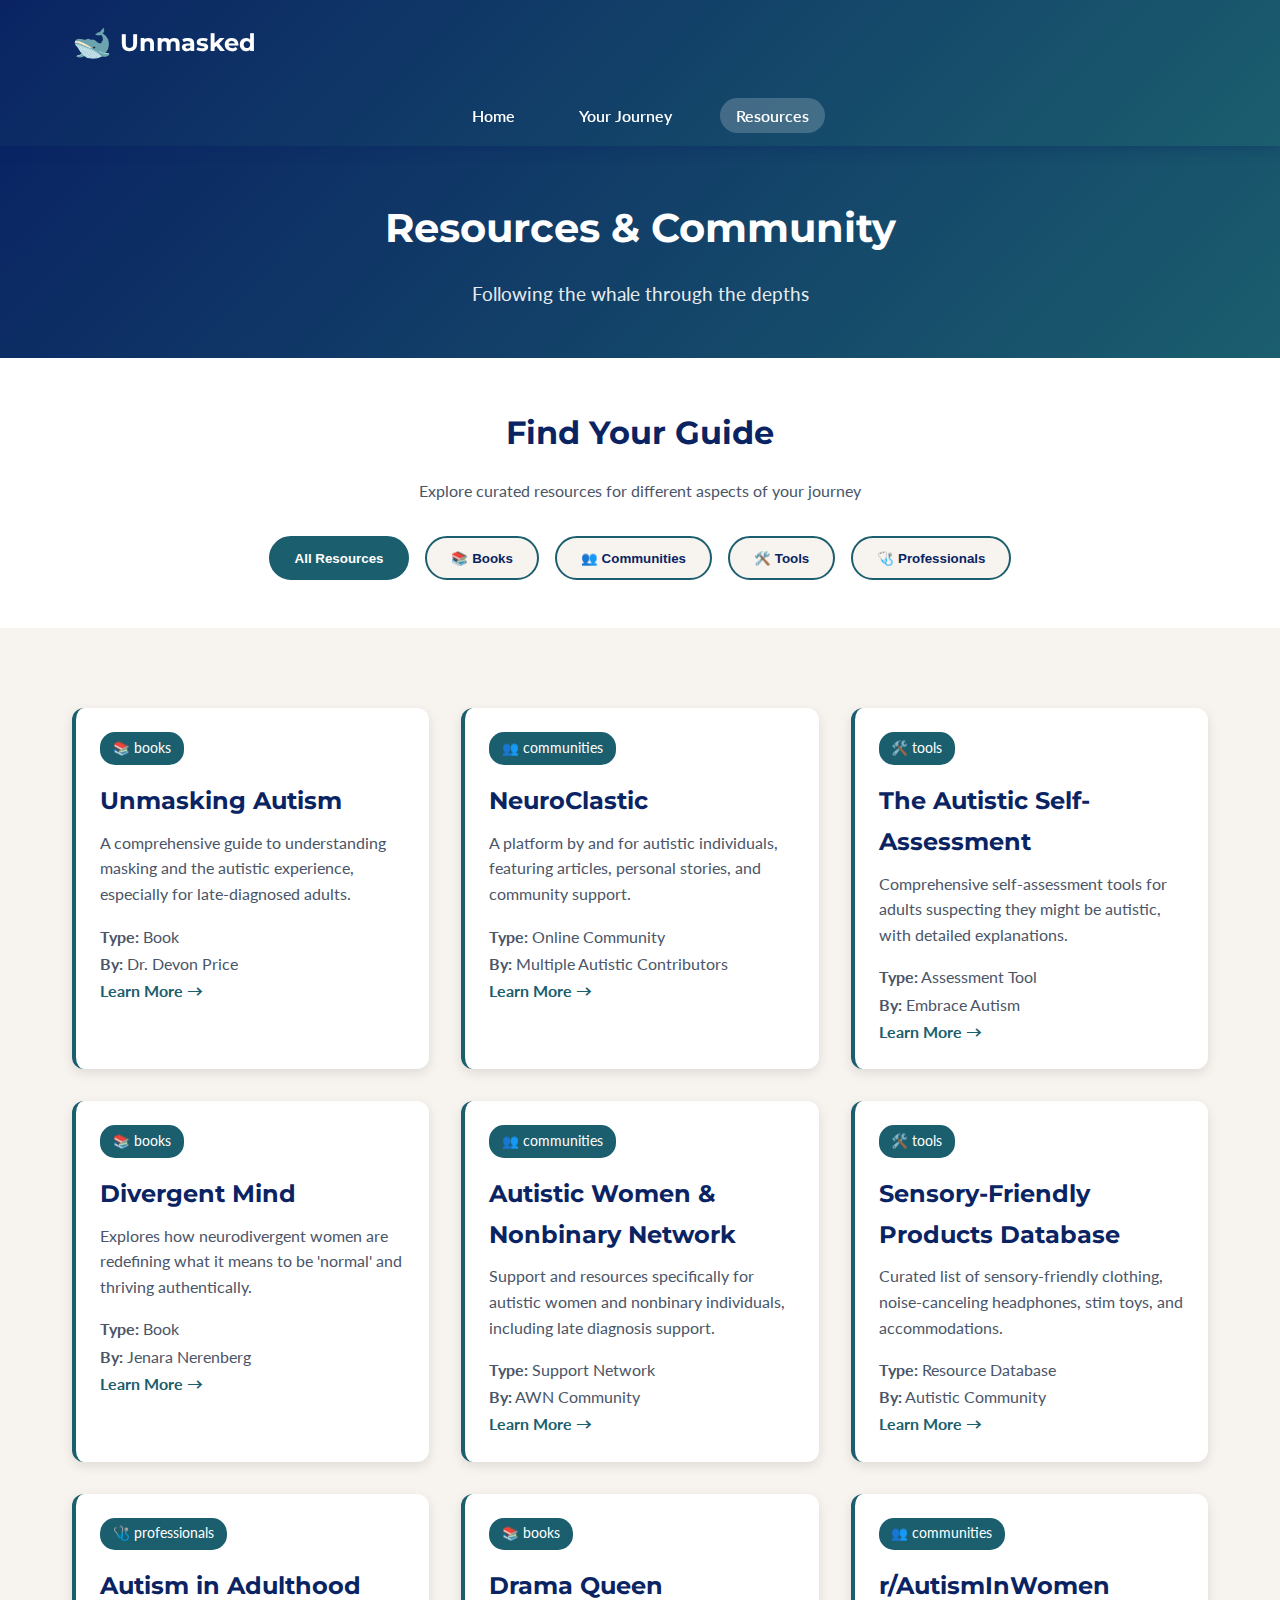
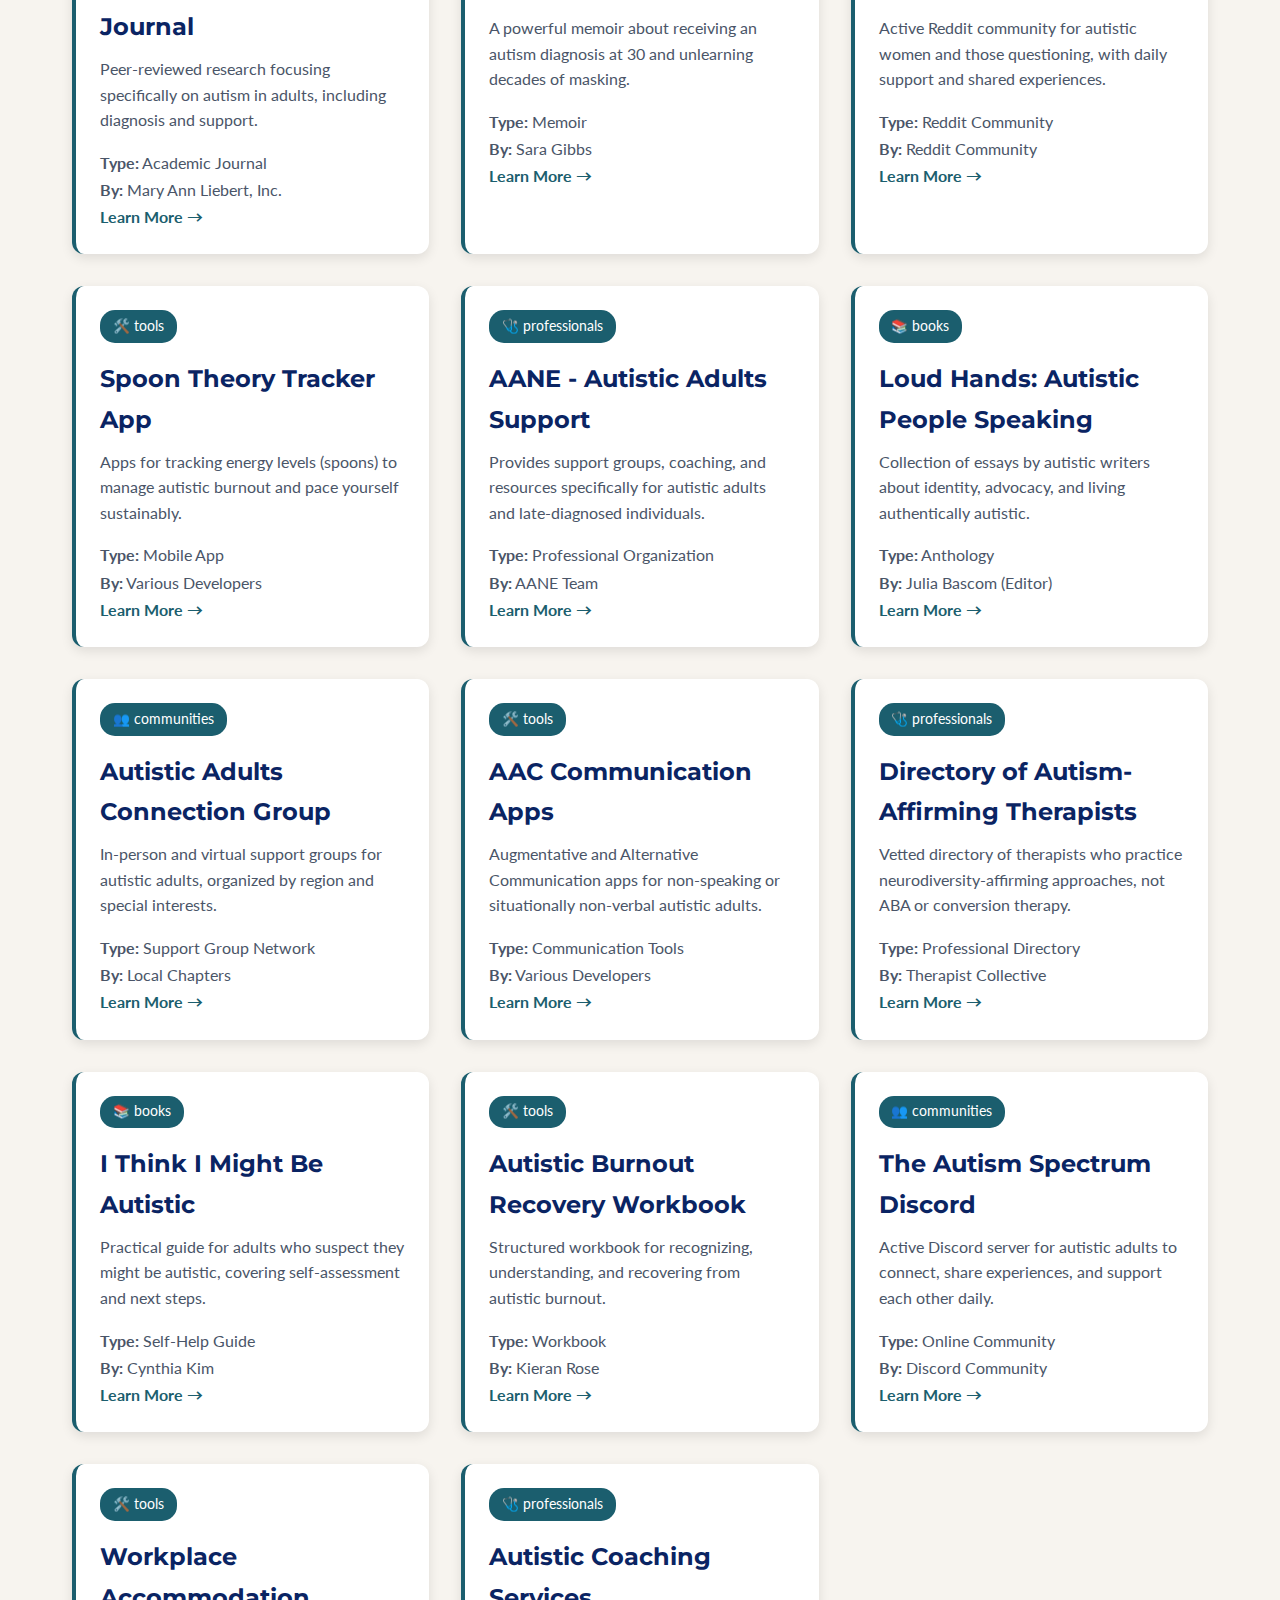
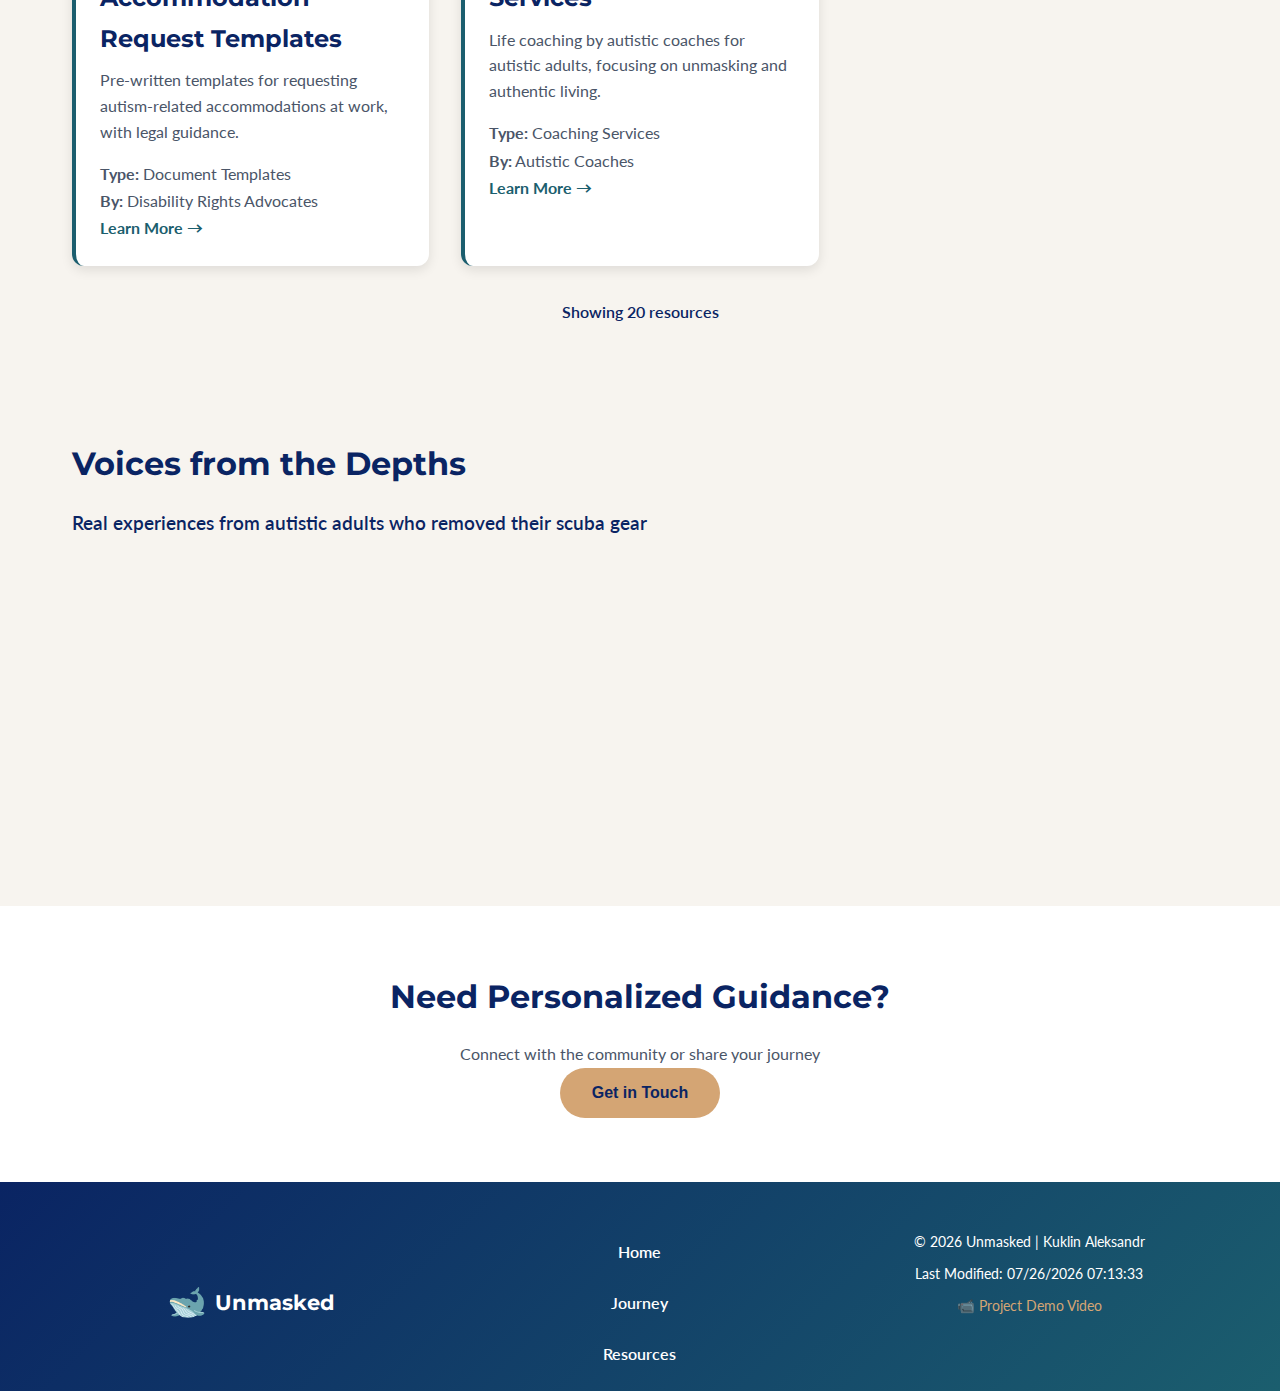
<file: final/resources.html>
<!DOCTYPE html>
<html lang="en">

<head>
    <meta charset="UTF-8">
    <meta name="viewport" content="width=device-width, initial-scale=1.0">
    <title>Resources - Unmasked</title>
    <meta name="description"
        content="Comprehensive resources for autistic adults: books, communities, tools, and support for your unmasking journey.">
    <meta name="author" content="Kuklin Aleksandr">

    <meta property="og:title" content="Autism Resources & Community">
    <meta property="og:description"
        content="Curated resources for autistic adults navigating late diagnosis and unmasking.">
    <meta property="og:type" content="website">
    <meta property="og:image" content="https://akmurza.github.io/wdd231/final/images/og-image.jpg">
    <meta property="og:url" content="https://akmurza.github.io/wdd231/final/resources.html">

    <link rel="icon" type="image/svg+xml" href="images/whale-favicon.svg">
    <link rel="preconnect" href="https://fonts.googleapis.com">
    <link rel="preconnect" href="https://fonts.gstatic.com" crossorigin>
    <link
        href="https://fonts.googleapis.com/css2?family=Montserrat:wght@400;600;700&family=Lato:wght@400;700&display=swap"
        rel="stylesheet">
    <link rel="stylesheet" href="styles/main.css">
</head>

<body>
    <header>
        <div class="header-content">
            <div class="logo">
                <span class="whale-icon">🐋</span>
                <span class="site-name">Unmasked</span>
            </div>
            <button id="hamburger" aria-label="Toggle navigation">☰</button>
        </div>
        <nav>
            <ul>
                <li><a href="index.html">Home</a></li>
                <li><a href="journey.html">Your Journey</a></li>
                <li><a href="resources.html" class="active">Resources</a></li>
            </ul>
        </nav>
    </header>

    <main>
        <!-- Page Header -->
        <section class="page-header">
            <div class="container">
                <h1>Resources & Community</h1>
                <p class="subtitle">Following the whale through the depths</p>
            </div>
        </section>

        <!-- Filter Section -->
        <section class="filter-section">
            <div class="container">
                <h2>Find Your Guide</h2>
                <p>Explore curated resources for different aspects of your journey</p>
                <div class="filter-buttons">
                    <button class="filter-btn active" data-category="all">All Resources</button>
                    <button class="filter-btn" data-category="books">📚 Books</button>
                    <button class="filter-btn" data-category="communities">👥 Communities</button>
                    <button class="filter-btn" data-category="tools">🛠️ Tools</button>
                    <button class="filter-btn" data-category="professionals">🩺 Professionals</button>
                </div>
            </div>
        </section>

        <!-- Resources Grid -->
        <section class="resources-section">
            <div class="container">
                <div id="resources-container" class="resources-grid">
                    <p class="loading">Loading resources...</p>
                </div>
                <p id="resource-count" class="resource-count"></p>
            </div>
        </section>

        <!-- Community Stories -->
        <section class="stories-section">
            <div class="container">
                <h2>Voices from the Depths</h2>
                <p class="lead">Real experiences from autistic adults who removed their scuba gear</p>

                <div class="stories-grid">
                    <div class="story-card">
                        <div class="story-header">
                            <span class="story-avatar">🌊</span>
                            <div>
                                <h3>Sarah, 34</h3>
                                <p class="story-tag">Diagnosed at 32</p>
                            </div>
                        </div>
                        <p class="story-text">"I spent 30 years thinking I was broken. The diagnosis didn't fix me - it
                            showed me I was never broken at all. I just needed different water."</p>
                    </div>

                    <div class="story-card">
                        <div class="story-header">
                            <span class="story-avatar">🐋</span>
                            <div>
                                <h3>Marcus, 45</h3>
                                <p class="story-tag">Self-identified at 43</p>
                            </div>
                        </div>
                        <p class="story-text">"Understanding I'm autistic explained my entire life. The exhaustion, the
                            scripts, the mask. I'm learning to dive without the gear, and it's terrifying and
                            liberating."</p>
                    </div>

                    <div class="story-card">
                        <div class="story-header">
                            <span class="story-avatar">💙</span>
                            <div>
                                <h3>Emma, 28</h3>
                                <p class="story-tag">Diagnosed at 26</p>
                            </div>
                        </div>
                        <p class="story-text">"Burnout forced me to drop the mask. I couldn't maintain it anymore.
                            Recovery meant accepting I never needed to wear it in the first place."</p>
                    </div>
                </div>
            </div>
        </section>

        <!-- Support Contact -->
        <section class="contact-section">
            <div class="container">
                <h2>Need Personalized Guidance?</h2>
                <p>Connect with the community or share your journey</p>
                <button id="contact-modal-btn" class="primary-btn">Get in Touch</button>
            </div>
        </section>
    </main>

    <!-- Contact Modal -->
    <div id="contact-modal" class="modal">
        <div class="modal-content">
            <button class="modal-close" aria-label="Close modal">&times;</button>
            <h2>Share Your Journey</h2>

            <form id="contact-form" class="contact-form">
                <div class="form-group">
                    <label for="name">Name (optional)</label>
                    <input type="text" id="name" name="name" placeholder="Or remain anonymous">
                </div>

                <div class="form-group">
                    <label for="email">Email *</label>
                    <input type="email" id="email" name="email" required placeholder="your@email.com">
                </div>

                <div class="form-group">
                    <label for="journey-stage">Where are you in your journey? *</label>
                    <select id="journey-stage" name="journey-stage" required>
                        <option value="">Select...</option>
                        <option value="questioning">Questioning if I'm autistic</option>
                        <option value="recently-diagnosed">Recently diagnosed</option>
                        <option value="late-diagnosis">Late diagnosis (30+)</option>
                        <option value="unmasking">Working on unmasking</option>
                        <option value="burnout">Experiencing burnout</option>
                        <option value="other">Other</option>
                    </select>
                </div>

                <div class="form-group">
                    <label for="message">Your Message *</label>
                    <textarea id="message" name="message" rows="5" required
                        placeholder="Share your story, ask questions, or just say hi..."></textarea>
                </div>

                <div class="form-group checkbox-group">
                    <input type="checkbox" id="newsletter" name="newsletter">
                    <label for="newsletter">Send me updates about new resources</label>
                </div>

                <button type="submit" class="primary-btn">Send Message</button>
            </form>
        </div>
    </div>

    <footer>
        <div class="footer-content">
            <div class="footer-logo">
                <span class="whale-icon">🐋</span>
                <span>Unmasked</span>
            </div>
            <nav class="footer-nav">
                <a href="index.html">Home</a>
                <a href="journey.html">Journey</a>
                <a href="resources.html">Resources</a>
            </nav>
            <div class="footer-info">
                <p>&copy; <span id="currentYear"></span> Unmasked | Kuklin Aleksandr</p>
                <p>Last Modified: <span id="lastModified"></span></p>
                <p><a href="#" id="video-link">📹 Project Demo Video</a></p>
            </div>
        </div>
    </footer>

    <script src="scripts/resources.js" type="module"></script>
</body>

</html>
</file>
<file: chamber/styles/style.css>
#members-container {
    display: grid;
    grid-template-columns: repeat(auto-fit, minmax(260px, 1fr));
    gap: 1.5rem;
}

.member-card {
    background: rgba(255, 255, 255, 0.95);
    padding: 1rem;
    border-radius: 15px;
    box-shadow: 0 5px 20px rgba(0, 0, 0, 0.1);
    text-align: center;
}

.member-card img {
    width: 100%;
    max-width: 180px;
    border-radius: 10px;
    margin-bottom: 1rem;
}



.member-card h2 {
    margin: 0.5rem 0;
    color: #2c3e50;
}

.member-card a {
    display: inline-block;
    margin-top: 0.5rem;
    text-decoration: none;
    color: #667eea;
    font-weight: bold;
}





.member-card .membership {
            margin-top: 0.5rem;
            font-style: italic;
            color: #555;
        }


#members-container.list-view {
    display: block;
}

#members-container.list-view .member-card {
    display: flex;
    align-items: center;
    text-align: left;
    gap: 1rem;
}

#members-container.list-view .member-card img {
    max-width: 100px;
    margin: 0;
}
</file>
<file: styles/small.css>
/* Base styles*/

* {
    box-sizing: border-box;
}

body {
    font-family: 'Inter', sans-serif;
    line-height: 1.6;
    color: #333;
    background: linear-gradient(135deg, #667eea 0%, brown 100%);
    min-height: 100vh;
}

/* header */
header {
    background: rgba(255, 255, 255, 0.95);
    backdrop-filter: blur(10px);
    box-shadow: 0 2px 20px rgba(0, 0, 0, 0.1);
    position: sticky;
    top: 0;
    z-index: 100;
}

.header-content {
    display: flex;
    align-items: center;
    justify-content: space-between;
    padding: 1rem;
    max-width: 1200px;
    margin: 0 auto;
}

.logo {
    width: 30px;
    height: 30px;
    flex-shrink: 0;
}

#author-name {
    font-size: 1rem;
    font-weight: 600;
    color: #2c3e50;
    margin-left: 1rem;
    flex-grow: 1;
}

#hamburger {
    display: block;
    background: none;
    border: none;
    font-size: 1.5rem;
    cursor: pointer;
    color: #2c3e50;
    padding: 0.5rem;
}

/* Mobile Nav*/
nav ul {
    display: none;
    flex-direction: column;
    gap: 0;
    padding: 0;
    list-style: none;
    background: rgba(255, 255, 255, 0.95);
    position: absolute;
    top: 100%;
    left: 0;
    right: 0;
    box-shadow: 0 5px 15px rgba(0, 0, 0, 0.1);
}

nav ul.show {
    display: flex;
}

nav li {
    border-bottom: 1px solid rgba(0, 0, 0, 0.1);
}

nav a {
    display: block;
    text-decoration: none;
    color: #2c3e50;
    font-weight: 500;
    padding: 1rem;
    transition: all 0.3s ease;
}

nav a:hover,
nav a.active {
    background: linear-gradient(135deg, #667eea, #764ba2);
    color: white;
}

/* Main Content */
main {
    max-width: 1200px;
    margin: 2rem auto;
    padding: 0 1rem;
}

h1 {
    text-align: center;
    font-size: 2rem;
    font-weight: 700;
    color: rgb(48, 45, 45);
    margin-bottom: 2rem;
    text-shadow: 2px 2px 4px rgba(0, 0, 0, 0.3);
}

.card {
    background: rgba(255, 255, 255, 0.95);
    backdrop-filter: blur(10px);
    border-radius: 20px;
    padding: 1.5rem;
    margin-bottom: 2rem;
    box-shadow: 0 10px 30px rgba(0, 0, 0, 0.1);
    transition: transform 0.3s ease, box-shadow 0.3s ease;
}

.card:hover {
    transform: translateY(-5px);
    box-shadow: 0 20px 40px rgba(0, 0, 0, 0.2);
}

.card h2 {
    color: #2c3e50;
    margin-bottom: 1rem;
    font-size: 1.5rem;
    font-weight: 600;
}

.card p {
    margin-bottom: 1rem;
    color: #555;
}

.card img {
    width: 100%;
    max-width: 300px;
    height: auto;
    border-radius: 15px;
    margin: 1rem auto;
    display: block;
    transition: transform 0.3s ease;
    box-shadow: 0 5px 15px rgba(0, 0, 0, 0.1);
}

.card img:hover {
    transform: scale(1.05);
}

/* Courses Section */
.filter-buttons {
    display: flex;
    gap: 1rem;
    margin-bottom: 1.5rem;
    justify-content: center;
    flex-wrap: wrap;
}

.filter-btn {
    background: #f8f9fa;
    border: 2px solid rgb(48, 45, 45);
    color: rgb(48, 45, 45);
    padding: 0.5rem 1rem;
    border-radius: 25px;
    cursor: pointer;
    transition: all 0.3s ease;
    font-weight: 500;
}

.filter-btn.active,
.filter-btn:hover {
    background: linear-gradient(135deg, #667eea, brown);
    color: white;
}

#courses-container {
    display: grid;
    gap: 1rem;
    margin-bottom: 1rem;
}

.course-card {
    background: #f8f9fa;
    padding: 1rem;
    border-radius: 10px;
    border-left: 4px solid #667eea;
    transition: all 0.3s ease;
}

.course-card.completed {
    background: linear-gradient(135deg, rgba(40, 167, 69, 0.1), rgba(40, 167, 69, 0.2));
    border-left-color: blue;
}

.course-card:hover {
    transform: translateX(5px);
    box-shadow: 0 5px 15px rgba(0, 0, 0, 0.1);
}

.completed-badge {
    display: inline-block;
    background: skyblue;
    color: black;
    padding: 0.5rem 0.5rem;
    border-radius: 15px;
    font-size: 0.8rem;
    font-weight: bold;
    margin-top: 0.5rem;
}

.not-completed {
    display: inline-block;
    background: #ffc107;
    color: #333;
    padding: 0.25rem 0.5rem;
    border-radius: 15px;
    font-size: 0.8rem;
    font-weight: bold;
    margin-top: 0.5rem;
}

#total-credits {
    text-align: center;
    font-size: 1.1rem;
    font-weight: 600;
    color: black;
    margin-top: 1rem;
    padding: 1rem;
    background: rgba(102, 126, 234, 0.1);
    border-radius: 10px;
}

/* footer */
footer {
    background: rgba(44, 62, 80, 0.95);
    color: white;
    text-align: center;
    padding: 2rem;
    backdrop-filter: blur(10px);
    margin-top: 2rem;
}

.social-links {
    display: flex;
    justify-content: center;
    gap: 2rem;
    margin-bottom: 1rem;
}

.social-links a {
    color: white;
    text-decoration: none;
    transition: all 0.3s ease;
    padding: 0.5rem 1rem;
    border-radius: 25px;
    background: rgba(255, 255, 255, 0.1);
    font-weight: 500;
}

.social-links a:hover {
    background: rgba(255, 255, 255, 0.2);
    transform: translateY(-2px);
}

footer p {
    margin: 0.5rem 0;
    opacity: 0.9;
}
</file>
<file: styles/larger.css>
/* for larger screens */
@media (min-width: 769px) {

    /* Header adjustments */
    .header-content {
        padding: 1rem 2rem;
    }

    #author-name {
        font-size: 1.2rem;
        margin-left: 1rem;
    }

    #hamburger {
        display: none;
    }

    /* Desktop Nav */
    nav {
        background: rgba(255, 255, 255, 0.1);
    }

    nav ul {
        display: flex !important;
        flex-direction: row;
        justify-content: center;
        gap: 2rem;
        padding: 1rem 0;
        position: static;
        background: transparent;
        box-shadow: none;
        max-width: 1200px;
        margin: 0 auto;
    }

    nav li {
        border-bottom: none;
    }

    nav a {
        padding: 0.5rem 1rem;
        border-radius: 25px;
        position: relative;
        overflow: hidden;
    }

    nav a:hover,
    nav a.active {
        transform: translateY(-2px);
        box-shadow: 0 5px 15px rgba(102, 126, 234, 0.4);
    }

    nav a::before {
        content: '';
        position: absolute;
        top: 0;
        left: -100%;
        width: 100%;
        height: 100%;
        background: linear-gradient(90deg, transparent, rgba(255, 255, 255, 0.2), transparent);
        transition: left 0.5s ease;
    }

    nav a:hover::before {
        left: 100%;
    }

    /* Main content grid */
    main {
        padding: 0 2rem;
        display: grid;
        grid-template-columns: 2fr 1fr;
        gap: 2rem;
        align-items: start;
    }

    h1 {
        grid-column: 1 / -1;
        font-size: 2.5rem;
    }

    .courses-section {
        grid-column: 1 / -1;
    }

    .card {
        padding: 2rem;
    }

    /* Course cards grid */
    #courses-container {
        grid-template-columns: repeat(auto-fit, minmax(300px, 1fr));
    }

    /* Filter buttons inlin */
    .filter-buttons {
        flex-direction: row;
    }

    
    .social-links {
        gap: 1rem;
    }
}
</file>
<file: final/styles/main.css>
/* ==================== MAIN PROJECT COLORS AS VARIABLES ================= */
:root {
    --abyssal-blue: #0A2463;
    --deep-teal: #1B5E6E;
    --warm-amber: #D4A574;
    --soft-grey: #4A5568;
    --cream: #F7F4EF;
    --white: #FFFFFF;
}

/* ===== RESET & BASE ============= */
* {
    margin: 0;
    padding: 0;
    box-sizing: border-box;
}

body {
    font-family: 'Lato', sans-serif;
    line-height: 1.7;
    color: var(--soft-grey);
    background-color: var(--cream);
    overflow-x: hidden;
}

h1,
h2,
h3,
h4,
h5,
h6 {
    font-family: 'Montserrat', sans-serif;
    font-weight: 700;
    color: var(--abyssal-blue);
    margin-bottom: 1rem;
}

h1 {
    font-size: 2.5rem;
}

h2 {
    font-size: 2rem;
}

h3 {
    font-size: 1.5rem;
}

h4 {
    font-size: 1.2rem;
}

a {
    text-decoration: none;
    color: var(--deep-teal);
    transition: color 0.3s ease;
}

a:hover {
    color: var(--abyssal-blue);
}

img {
    max-width: 100%;
    height: auto;
    display: block;
}

.container {
    max-width: 1200px;
    margin: 0 auto;
    padding: 0 2rem;
}

/* ===== HEADER ===== */
header {
    background: linear-gradient(135deg, var(--abyssal-blue) 0%, var(--deep-teal) 100%);
    color: var(--white);
    position: sticky;
    top: 0;
    z-index: 1000;
    box-shadow: 0 4px 12px rgba(10, 36, 99, 0.3);
}

.header-content {
    max-width: 1200px;
    margin: 0 auto;
    padding: 1rem 2rem;
    display: flex;
    justify-content: space-between;
    align-items: center;
}

.logo {
    display: flex;
    align-items: center;
    gap: 0.5rem;
    font-family: 'Montserrat', sans-serif;
    font-size: 1.5rem;
    font-weight: 700;
    color: var(--white);
}

.whale-icon {
    font-size: 2rem;
}

#hamburger {
    display: none;
    background: none;
    border: none;
    color: var(--white);
    font-size: 1.8rem;
    cursor: url('/final/images/file_1.png') 50 50, pointer;
    padding: 0.5rem;
}

nav ul {
    display: flex;
    list-style: none;
    gap: 2rem;
    padding: 1rem 0;
    justify-content: center;
}

nav a {
    color: var(--white);
    font-weight: 600;
    padding: 0.5rem 1rem;
    border-radius: 25px;
    transition: all 0.3s ease;
}

nav a:hover,
nav a.active {
    background: rgba(255, 255, 255, 0.2);
    transform: translateY(-2px);
}

/* ===== HERO SECTION ===== */
.hero {
    position: relative;
    height: 500px;
    background: linear-gradient(135deg, var(--abyssal-blue) 0%, #001233 100%);
    display: flex;
    align-items: center;
    justify-content: center;
    overflow: hidden;
}

.hero::before {
    content: '🐋';
    position: absolute;
    font-size: 25rem;
    opacity: 0.1;
    top: 50%;
    left: 50%;
    transform: translate(-50%, -50%);
}

.hero-overlay {
    position: absolute;
    inset: 0;
    background: radial-gradient(circle at 30% 50%, rgba(27, 94, 110, 0.3), transparent);
}

.hero-content {
    position: relative;
    text-align: center;
    color: var(--white);
    z-index: 10;
    padding: 0 2rem;
}

.hero-content h1 {
    color: var(--white);
    font-size: 3rem;
    margin-bottom: 1rem;
    text-shadow: 2px 2px 8px rgba(0, 0, 0, 0.5);
}

.tagline {
    font-size: 1.3rem;
    margin-bottom: 2rem;
    opacity: 0.95;
}

.cta-button {
    display: inline-block;
    padding: 1rem 2.5rem;
    background: var(--warm-amber);
    color: var(--abyssal-blue);
    font-weight: 700;
    border-radius: 50px;
    transition: all 0.3s ease;
    box-shadow: 0 4px 15px rgba(212, 165, 116, 0.4);
}

.cta-button:hover {
    transform: translateY(-3px);
    box-shadow: 0 6px 20px rgba(212, 165, 116, 0.6);
}

/* ===== SECTIONS ===== */
.intro-section,
.content-section {
    padding: 4rem 0;
}

.intro-section {
    background: var(--white);
}

.intro-text {
    font-size: 1.15rem;
    line-height: 1.8;
    margin-bottom: 1.5rem;
    max-width: 800px;
    margin-left: auto;
    margin-right: auto;
}

.page-header {
    background: linear-gradient(135deg, var(--abyssal-blue) 0%, var(--deep-teal) 100%);
    color: var(--white);
    padding: 3rem 0;
    text-align: center;
}

.page-header h1 {
    color: var(--white);
}

.subtitle {
    font-size: 1.2rem;
    opacity: 0.9;
}

.lead {
    font-size: 1.2rem;
    font-weight: 600;
    margin-bottom: 2rem;
    color: var(--abyssal-blue);
}

/* ===== PATHWAY'S GRID ===== */
.pathways-section {
    padding: 4rem 0;
    background: var(--cream);
}

.pathways-grid {
    display: grid;
    grid-template-columns: repeat(auto-fit, minmax(300px, 1fr));
    gap: 2rem;
    margin-top: 2rem;
}

.pathway-card {
    background: var(--white);
    padding: 2rem;
    border-radius: 15px;
    box-shadow: 0 4px 15px rgba(0, 0, 0, 0.1);
    transition: transform 0.3s ease, box-shadow 0.3s ease;
    border-top: 4px solid var(--deep-teal);
}

.pathway-card:hover {
    transform: translateY(-10px);
    box-shadow: 0 8px 25px rgba(0, 0, 0, 0.15);
}

.pathway-icon {
    font-size: 3rem;
    margin-bottom: 1rem;
}

.pathway-link {
    display: inline-block;
    margin-top: 1rem;
    color: var(--deep-teal);
    font-weight: 700;
}

/* ===== INFO GRID ======================================== */
.info-grid {
    display: grid;
    grid-template-columns: repeat(auto-fit, minmax(280px, 1fr));
    gap: 2rem;
    margin-top: 2rem;
}

.info-card {
    background: var(--cream);
    padding: 2rem;
    border-radius: 12px;
    border-left: 5px solid var(--warm-amber);
}

/* ================= DARK SEC ======================== */
.dark-section {
    background: linear-gradient(135deg, var(--abyssal-blue) 0%, #001233 100%);
    color: var(--white);
}

.dark-section h2,
.dark-section h3,
.dark-section h4,
.dark-section .lead {
    color: var(--white);
}

.masking-examples {
    display: grid;
    grid-template-columns: repeat(auto-fit, minmax(250px, 1fr));
    gap: 2rem;
    margin-top: 2rem;
}

.masking-item {
    background: rgba(255, 255, 255, 0.1);
    padding: 1.5rem;
    border-radius: 10px;
    backdrop-filter: blur(10px);
}

.masking-item .icon {
    font-size: 5rem;
    display: block;
    margin-bottom: 2rem;
}

/* ===== BURNOUT WARNING ===== */
.burnout-warning {
    background: rgba(212, 165, 116, 0.2);
    padding: 2rem;
    border-radius: 12px;
    border-left: 5px solid var(--warm-amber);
    margin-top: 2rem;
}

.burnout-warning ul {
    margin-top: 1rem;
    margin-left: 2rem;
}

.burnout-warning li {
    margin-bottom: 0.8rem;
}

.recovery-box {
    background: var(--white);
    padding: 2rem;
    border-radius: 12px;
    margin-top: 2rem;
    box-shadow: 0 4px 15px rgba(0, 0, 0, 0.1);
}

/* ===== GRADIENT SECTION ===== */
.gradient-section {
    background: linear-gradient(to bottom, var(--cream) 0%, var(--white) 100%);
}

/* ===== STEPS ===== */
.steps-container {
    margin-top: 3rem;
}

.step {
    display: flex;
    gap: 2rem;
    margin-bottom: 2rem;
    align-items: flex-start;
}

.step-number {
    background: var(--abyssal-blue);
    color: var(--white);
    width: 60px;
    height: 60px;
    border-radius: 50%;
    display: flex;
    align-items: center;
    justify-content: center;
    font-size: 1.5rem;
    font-weight: 700;
    flex-shrink: 0;
}

.step-content {
    flex: 1;
}

/* ===== QUOTE SECTION ===== */
.quote-section {
    background: var(--abyssal-blue);
    color: var(--white);
    padding: 4rem 0;
    text-align: center;
}

.quote-section blockquote {
    font-size: 1.5rem;
    font-style: italic;
    max-width: 800px;
    margin: 0 auto;
}

.quote-section cite {
    display: block;
    margin-top: 1rem;
    font-size: 1rem;
    opacity: 0.8;
}

/* ===== FINAL CTA ===== */
.final-cta {
    background: linear-gradient(135deg, var(--deep-teal) 0%, var(--abyssal-blue) 100%);
    color: var(--white);
    padding: 4rem 0;
    text-align: center;
}

.final-cta h2 {
    color: var(--white);
    font-size: 2.5rem;
    margin-bottom: 1rem;
}

.cta-buttons {
    display: flex;
    gap: 1.5rem;
    justify-content: center;
    margin-top: 2rem;
    flex-wrap: wrap;
}

.primary-btn,
.secondary-btn {
    padding: 1rem 2rem;
    border-radius: 50px;
    font-weight: 700;
    transition: all 0.3s ease;
    border: none;
    cursor: pointer;
    font-size: 1rem;
}

.primary-btn {
    background: var(--warm-amber);
    color: var(--abyssal-blue);
}

.secondary-btn {
    background: transparent;
    color: var(--white);
    border: 2px solid var(--white);
}

.primary-btn:hover {
    transform: translateY(-3px);
    box-shadow: 0 6px 20px rgba(212, 165, 116, 0.4);
}

.secondary-btn:hover {
    background: var(--white);
    color: var(--abyssal-blue);
}

/* ===== VISIT TRACKER ===== */
.visit-tracker {
    background: var(--cream);
    padding: 2rem 0;
    text-align: center;
}

#last-visit-message {
    font-style: italic;
    color: var(--deep-teal);
}

/* ===== FILTER SECTION ===== */
.filter-section {
    padding: 3rem 0;
    background: var(--white);
    text-align: center;
}

.filter-buttons {
    display: flex;
    gap: 1rem;
    justify-content: center;
    flex-wrap: wrap;
    margin-top: 2rem;
}

.filter-btn {
    padding: 0.8rem 1.5rem;
    background: var(--cream);
    border: 2px solid var(--deep-teal);
    border-radius: 25px;
    cursor: pointer;
    font-weight: 600;
    transition: all 0.3s ease;
    color: var(--abyssal-blue);
}

.filter-btn:hover,
.filter-btn.active {
    background: var(--deep-teal);
    color: var(--white);
}

/* ===== RESOURCES GRID ===== */
.resources-section {
    padding: 3rem 0;
}

.resources-grid {
    display: grid;
    grid-template-columns: repeat(auto-fill, minmax(300px, 1fr));
    gap: 2rem;
    margin-top: 2rem;
}

.resource-card {
    background: var(--white);
    padding: 1.5rem;
    border-radius: 12px;
    box-shadow: 0 4px 12px rgba(0, 0, 0, 0.1);
    transition: transform 0.3s ease, box-shadow 0.3s ease;
    border-left: 4px solid var(--deep-teal);
}

.resource-card:hover {
    transform: translateY(-5px);
    box-shadow: 0 6px 20px rgba(0, 0, 0, 0.15);
}

.resource-category {
    display: inline-block;
    padding: 0.3rem 0.8rem;
    background: var(--deep-teal);
    color: var(--white);
    border-radius: 15px;
    font-size: 0.85rem;
    margin-bottom: 1rem;
}

.resource-card h3 {
    margin-bottom: 0.5rem;
}

.resource-description {
    margin-bottom: 1rem;
    line-height: 1.6;
}

.resource-link {
    color: var(--deep-teal);
    font-weight: 700;
}

.resource-count {
    text-align: center;
    margin-top: 2rem;
    font-weight: 600;
    color: var(--abyssal-blue);
}

.loading {
    text-align: center;
    padding: 3rem;
    font-style: italic;
    color: var(--soft-grey);
}

/* ===== STORIES ===== */
.stories-section {
    background: var(--cream);
    padding: 4rem 0;
}

.stories-grid {
    display: grid;
    grid-template-columns: repeat(auto-fit, minmax(300px, 1fr));
    gap: 2rem;
    margin-top: 2rem;
}

.story-card {
    background: var(--white);
    padding: 2rem;
    border-radius: 12px;
    box-shadow: 0 4px 12px rgba(0, 0, 0, 0.1);
}

.story-header {
    display: flex;
    gap: 1rem;
    align-items: center;
    margin-bottom: 1rem;
}

.story-avatar {
    font-size: 2.5rem;
}

.story-tag {
    font-size: 0.9rem;
    color: var(--deep-teal);
    font-style: italic;
}

.story-text {
    font-style: italic;
    line-height: 1.7;
}

/* ===== MODAL ===== */
.modal {
    display: none;
    position: fixed;
    inset: 0;
    background: rgba(10, 36, 99, 0.8);
    z-index: 2000;
    align-items: center;
    justify-content: center;
    padding: 2rem;
}

.modal.active {
    display: flex;
}

.modal-content {
    background: var(--white);
    padding: 2.5rem;
    border-radius: 15px;
    max-width: 600px;
    width: 100%;
    max-height: 90vh;
    overflow-y: auto;
    position: relative;
}

.modal-close {
    position: absolute;
    top: 1rem;
    right: 1rem;
    background: none;
    border: none;
    font-size: 2rem;
    cursor: pointer;
    color: var(--soft-grey);
    transition: color 0.3s ease;
}

.modal-close:hover {
    color: var(--abyssal-blue);
}

.modal-body {
    margin-top: 1.5rem;
}

.strategy-section {
    margin-bottom: 2rem;
}

.strategy-section ul {
    margin-left: 2rem;
    margin-top: 0.5rem;
}

.strategy-section li {
    margin-bottom: 0.5rem;
}

.modal-cta {
    text-align: center;
    padding: 3rem;
    background: var(--cream);
    border-radius: 12px;
}

/* ===== CONTACT SECTION ===== */
.contact-section {
    background: var(--white);
    padding: 4rem 0;
    text-align: center;
}

/* ===== FORM ===== */
.contact-form {
    margin-top: 2rem;
}

.form-group {
    margin-bottom: 1.5rem;
    text-align: left;
}

.form-group label {
    display: block;
    margin-bottom: 0.5rem;
    font-weight: 600;
    color: var(--abyssal-blue);
}

.form-group input,
.form-group select,
.form-group textarea {
    width: 100%;
    padding: 0.8rem;
    border: 2px solid var(--cream);
    border-radius: 8px;
    font-family: 'Lato', sans-serif;
    font-size: 1rem;
    transition: border-color 0.3s ease;
}

.form-group input:focus,
.form-group select:focus,
.form-group textarea:focus {
    outline: none;
    border-color: var(--deep-teal);
}

.checkbox-group {
    display: flex;
    align-items: center;
    gap: 0.5rem;
}

.checkbox-group input {
    width: auto;
}

/* ===== FOOTER ===== */
footer {
    background: linear-gradient(135deg, var(--abyssal-blue) 0%, var(--deep-teal) 100%);
    color: var(--white);
    padding: 3rem 0 1rem;
}

.footer-content {
    max-width: 1200px;
    margin: 0 auto;
    padding: 0 2rem;
    display: grid;
    grid-template-columns: repeat(auto-fit, minmax(200px, 1fr));
    gap: 2rem;
    text-align: center;
}

.footer-logo {
    display: flex;
    align-items: center;
    justify-content: center;
    gap: 0.5rem;
    font-family: 'Montserrat', sans-serif;
    font-size: 1.3rem;
    font-weight: 700;
}

.footer-nav {
    display: flex;
    flex-direction: column;
    gap: 0.5rem;
}

.footer-nav a {
    color: var(--white);
}

.footer-info {
    font-size: 0.9rem;
}

.footer-info p {
    margin-bottom: 0.5rem;
}

.footer-info a {
    color: var(--warm-amber);
}

/* ===== RESPONSIVE =============================*/
@media (max-width: 768px) {
    #hamburger {
        display: block;
    }

    nav ul {
        display: none;
        flex-direction: column;
        gap: 0;
        position: absolute;
        top: 100%;
        left: 0;
        right: 0;
        background: var(--deep-teal);
        padding: 0;
    }

    nav ul.show {
        display: flex;
    }

    nav li {
        border-bottom: 1px solid rgba(255, 255, 255, 0.1);
    }

    nav a {
        display: block;
        padding: 1rem 2rem;
        border-radius: 0;
    }

    .hero {
        height: 400px;
    }

    .hero-content h1 {
        font-size: 2rem;
    }

    h1 {
        font-size: 2rem;
    }

    h2 {
        font-size: 1.6rem;
    }

    .container {
        padding: 0 1rem;
    }

    .pathways-grid,
    .info-grid,
    .masking-examples,
    .resources-grid,
    .stories-grid {
        grid-template-columns: 1fr;
    }

    .step {
        flex-direction: column;
        align-items: center;
        text-align: center;
    }

    .cta-buttons {
        flex-direction: column;
    }

    .footer-content {
        grid-template-columns: 1fr;
    }
}
</file>
<file: chamber/styles/join.css>
* {
    margin: 0;
    padding: 0;
    box-sizing: border-box;
}

body {
    font-family: 'Inter', sans-serif;
    line-height: 1.6;
    color: #333;
    background: linear-gradient(135deg, #667eea 0%, brown 100%);
    min-height: 100vh;
}

/* Header */
header {
    background: rgba(255, 255, 255, 0.95);
    backdrop-filter: blur(10px);
    box-shadow: 0 2px 20px rgba(0, 0, 0, 0.1);
    position: sticky;
    top: 0;
    z-index: 100;
}

.header-content {
    display: flex;
    align-items: center;
    justify-content: space-between;
    padding: 1rem;
    max-width: 1200px;
    margin: 0 auto;
}

.logo {
    width: 30px;
    height: 30px;
    flex-shrink: 0;
}

#author-name {
    font-size: 1rem;
    font-weight: 600;
    color: #2c3e50;
    margin-left: 1rem;
    flex-grow: 1;
}

#hamburger {
    display: block;
    background: none;
    border: none;
    font-size: 1.5rem;
    cursor: pointer;
    color: #2c3e50;
    padding: 0.5rem;
}

nav ul {
    display: none;
    flex-direction: column;
    gap: 0;
    padding: 0;
    list-style: none;
    background: rgba(255, 255, 255, 0.95);
    position: absolute;
    top: 100%;
    left: 0;
    right: 0;
    box-shadow: 0 5px 15px rgba(0, 0, 0, 0.1);
}

nav ul.show {
    display: flex;
}

nav li {
    border-bottom: 1px solid rgba(0, 0, 0, 0.1);
}

nav a {
    display: block;
    text-decoration: none;
    color: #2c3e50;
    font-weight: 500;
    padding: 1rem;
    transition: all 0.3s ease;
}

nav a:hover,
nav a.active {
    background: linear-gradient(135deg, #667eea, #764ba2);
    color: white;
}

/* Main Content */
main {
    max-width: 1200px;
    margin: 2rem auto;
    padding: 0 1rem;
}

h1 {
    text-align: center;
    font-size: 2rem;
    font-weight: 700;
    color: black;
    margin-bottom: 2rem;
    text-shadow: 2px 2px 4px rgba(0, 0, 0, 0.3);
}

.join-container {
    display: grid;
    grid-template-columns: 1fr;
    gap: 2rem;
}

/* Form Section */
.form-section {
    background: rgba(255, 255, 255, 0.95);
    backdrop-filter: blur(10px);
    border-radius: 20px;
    padding: 2rem;
    box-shadow: 0 10px 30px rgba(0, 0, 0, 0.1);
}

.form-section h2 {
    color: #2c3e50;
    margin-bottom: 1.5rem;
    font-size: 1.5rem;
    border-bottom: 3px solid #3498db;
    padding-bottom: 0.5rem;
}

.form-group {
    margin-bottom: 1.5rem;
}

label {
    display: block;
    margin-bottom: 0.5rem;
    color: #2c3e50;
    font-weight: 500;
}

input[type="text"],
input[type="email"],
input[type="tel"],
textarea,
select {
    width: 100%;
    padding: 0.75rem;
    border: 2px solid #e0e0e0;
    border-radius: 8px;
    font-size: 1rem;
    font-family: 'Inter', sans-serif;
    transition: border-color 0.3s ease;
}

input:focus,
textarea:focus,
select:focus {
    outline: none;
    border-color: #3498db;
}

textarea {
    min-height: 120px;
    resize: vertical;
}

.radio-group {
    display: flex;
    flex-direction: column;
    gap: 0.75rem;
}

.radio-option {
    display: flex;
    align-items: center;
    padding: 0.75rem;
    background: #f8f9fa;
    border-radius: 8px;
    cursor: pointer;
    transition: background 0.3s ease;
}

.radio-option:hover {
    background: #e9ecef;
}

.radio-option input[type="radio"] {
    margin-right: 0.75rem;
    width: auto;
}

.submit-btn {
    width: 100%;
    padding: 1rem 2rem;
    background: linear-gradient(135deg, #667eea, #764ba2);
    color: white;
    border: none;
    border-radius: 50px;
    font-size: 1.1rem;
    font-weight: 600;
    cursor: pointer;
    transition: all 0.3s ease;
    box-shadow: 0 4px 15px rgba(102, 126, 234, 0.4);
}

.submit-btn:hover {
    transform: translateY(-2px);
    box-shadow: 0 6px 20px rgba(102, 126, 234, 0.6);
}

/* Membership Cards Section */
.membership-section {
    display: grid;
    grid-template-columns: 1fr;
    gap: 1.5rem;
}

.membership-card {
    background: rgba(255, 255, 255, 0.95);
    border-radius: 15px;
    padding: 1.5rem;
    box-shadow: 0 5px 20px rgba(0, 0, 0, 0.1);
    text-align: center;
    transition: transform 0.3s ease;
    animation: fadeInUp 0.6s ease forwards;
    opacity: 0;
}

.membership-card:nth-child(1) {
    animation-delay: 0.1s;
}

.membership-card:nth-child(2) {
    animation-delay: 0.2s;
}

.membership-card:nth-child(3) {
    animation-delay: 0.3s;
}

.membership-card:nth-child(4) {
    animation-delay: 0.4s;
}

@keyframes fadeInUp {
    from {
        opacity: 0;
        transform: translateY(30px);
    }

    to {
        opacity: 1;
        transform: translateY(0);
    }
}

.membership-card:hover {
    transform: translateY(-5px);
}

.membership-card.np {
    border: 3px solid #27ae60;
}

.membership-card.bronze {
    border: 3px solid #cd7f32;
}

.membership-card.silver {
    border: 3px solid #95a5a6;
}

.membership-card.gold {
    border: 3px solid #f39c12;
}

.membership-card h3 {
    color: #2c3e50;
    font-size: 1.5rem;
    margin-bottom: 1rem;
}

.membership-link {
    display: inline-block;
    margin-top: 1rem;
    padding: 0.5rem 1.5rem;
    background: #0c1c27;
    color: white;
    text-decoration: none;
    border-radius: 25px;
    transition: all 0.3s ease;
}

.membership-link:hover {
    background: #0b212f;
    transform: scale(1.05);
}

/* Modal */
.modal {
    display: none;
    position: fixed;
    z-index: 1000;
    left: 0;
    top: 0;
    width: 100%;
    height: 100%;
    background-color: rgba(0, 0, 0, 0.7);
    animation: fadeIn 0.3s ease;
}

@keyframes fadeIn {
    from {
        opacity: 0;
    }

    to {
        opacity: 1;
    }
}

.modal.show {
    display: flex;
    align-items: center;
    justify-content: center;
}

.modal-content {
    background: white;
    padding: 2rem;
    border-radius: 20px;
    max-width: 500px;
    width: 90%;
    max-height: 80vh;
    overflow-y: auto;
    position: relative;
    animation: slideIn 0.3s ease;
}

@keyframes slideIn {
    from {
        transform: translateY(-50px);
        opacity: 0;
    }

    to {
        transform: translateY(0);
        opacity: 1;
    }
}

.modal-close {
    position: absolute;
    top: 1rem;
    right: 1rem;
    font-size: 2rem;
    color: #7f8c8d;
    cursor: pointer;
    background: none;
    border: none;
    transition: color 0.3s ease;
}

.modal-close:hover {
    color: #2c3e50;
}

.modal-content h2 {
    color: #2c3e50;
    margin-bottom: 1rem;
    padding-bottom: 0.5rem;
    border-bottom: 3px solid #3498db;
}

.modal-content ul {
    list-style: none;
    padding: 0;
}

.modal-content li {
    padding: 0.75rem 0;
    border-bottom: 1px solid #ecf0f1;
    color: #555;
}

.modal-content li:before {
    content: "✓ ";
    color: #27ae60;
    font-weight: bold;
    margin-right: 0.5rem;
}

/* Footer */
footer {
    background: rgba(44, 62, 80, 0.95);
    color: white;
    text-align: center;
    padding: 2rem;
    backdrop-filter: blur(10px);
    margin-top: 2rem;
}

.social-links {
    display: flex;
    justify-content: center;
    gap: 2rem;
    margin-bottom: 1rem;
}

.social-links a {
    color: white;
    text-decoration: none;
    transition: all 0.3s ease;
    padding: 0.5rem 1rem;
    border-radius: 25px;
    background: rgba(255, 255, 255, 0.1);
    font-weight: 500;
}

.social-links a:hover {
    background: rgba(255, 255, 255, 0.2);
    transform: translateY(-2px);
}

footer p {
    margin: 0.5rem 0;
    opacity: 0.9;
}

/* Tablet and Desktop */
@media (min-width: 768px) {
    .membership-section {
        grid-template-columns: repeat(2, 1fr);
    }
}

@media (min-width: 769px) {
    .header-content {
        padding: 1rem 2rem;
    }

    #author-name {
        font-size: 1.2rem;
    }

    #hamburger {
        display: none;
    }

    nav ul {
        display: flex !important;
        flex-direction: row;
        justify-content: center;
        gap: 2rem;
        padding: 1rem 0;
        position: static;
        background: transparent;
        box-shadow: none;
        max-width: 1200px;
        margin: 0 auto;
    }

    nav li {
        border-bottom: none;
    }

    nav a {
        padding: 0.5rem 1rem;
        border-radius: 25px;
    }

    nav a:hover,
    nav a.active {
        transform: translateY(-2px);
        box-shadow: 0 5px 15px rgba(102, 126, 234, 0.4);
    }

    main {
        padding: 0 2rem;
    }

    h1 {
        font-size: 2.5rem;
    }

    .join-container {
        grid-template-columns: 2fr 1fr;
    }

    .membership-section {
        grid-template-columns: 1fr;
    }
}
</file>
<file: chamber/styles/thankyou.css>
* {
    margin: 0;
    padding: 0;
    box-sizing: border-box;
}

body {
    font-family: 'Inter', sans-serif;
    line-height: 1.6;
    color: #333;
    background: linear-gradient(135deg, #667eea 0%, brown 100%);
    min-height: 100vh;
}

/* Header */
header {
    background: rgba(255, 255, 255, 0.95);
    backdrop-filter: blur(10px);
    box-shadow: 0 2px 20px rgba(0, 0, 0, 0.1);
    position: sticky;
    top: 0;
    z-index: 100;
}

.header-content {
    display: flex;
    align-items: center;
    justify-content: space-between;
    padding: 1rem;
    max-width: 1200px;
    margin: 0 auto;
}

.logo {
    width: 30px;
    height: 30px;
    flex-shrink: 0;
}

#author-name {
    font-size: 1rem;
    font-weight: 600;
    color: #2c3e50;
    margin-left: 1rem;
    flex-grow: 1;
}

#hamburger {
    display: block;
    background: none;
    border: none;
    font-size: 1.5rem;
    cursor: pointer;
    color: #2c3e50;
    padding: 0.5rem;
}

nav ul {
    display: none;
    flex-direction: column;
    gap: 0;
    padding: 0;
    list-style: none;
    background: rgba(255, 255, 255, 0.95);
    position: absolute;
    top: 100%;
    left: 0;
    right: 0;
    box-shadow: 0 5px 15px rgba(0, 0, 0, 0.1);
}

nav ul.show {
    display: flex;
}

nav li {
    border-bottom: 1px solid rgba(0, 0, 0, 0.1);
}

nav a {
    display: block;
    text-decoration: none;
    color: #2c3e50;
    font-weight: 500;
    padding: 1rem;
    transition: all 0.3s ease;
}

nav a:hover,
nav a.active {
    background: linear-gradient(135deg, #667eea, #764ba2);
    color: white;
}

/* Main Content */
main {
    max-width: 800px;
    margin: 2rem auto;
    padding: 0 1rem;
}

.thank-you-container {
    background: rgba(255, 255, 255, 0.95);
    backdrop-filter: blur(10px);
    border-radius: 20px;
    padding: 3rem 2rem;
    box-shadow: 0 10px 30px rgba(0, 0, 0, 0.1);
    text-align: center;
    animation: fadeInUp 0.6s ease;
}

@keyframes fadeInUp {
    from {
        opacity: 0;
        transform: translateY(30px);
    }

    to {
        opacity: 1;
        transform: translateY(0);
    }
}

.success-icon {
    width: 80px;
    height: 80px;
    background: linear-gradient(135deg, #27ae60, #2ecc71);
    border-radius: 50%;
    display: flex;
    align-items: center;
    justify-content: center;
    margin: 0 auto 2rem;
    animation: scaleIn 0.5s ease 0.3s both;
}

@keyframes scaleIn {
    from {
        transform: scale(0);
    }

    to {
        transform: scale(1);
    }
}

.success-icon::after {
    content: "✓";
    color: white;
    font-size: 3rem;
    font-weight: bold;
}

h1 {
    color: #2c3e50;
    font-size: 2.5rem;
    margin-bottom: 1rem;
}

.thank-you-message {
    color: #555;
    font-size: 1.1rem;
    margin-bottom: 2rem;
    line-height: 1.8;
}

.application-details {
    background: #f8f9fa;
    padding: 2rem;
    border-radius: 15px;
    text-align: left;
    margin: 2rem 0;
    border-left: 4px solid #3498db;
}

.application-details h2 {
    color: #2c3e50;
    font-size: 1.5rem;
    margin-bottom: 1.5rem;
    text-align: center;
    border-bottom: 2px solid #3498db;
    padding-bottom: 0.5rem;
}

.detail-row {
    display: flex;
    flex-direction: column;
    padding: 0.75rem 0;
    border-bottom: 1px solid #e0e0e0;
}

.detail-row:last-child {
    border-bottom: none;
}

.detail-label {
    font-weight: 600;
    color: #2c3e50;
    margin-bottom: 0.25rem;
}

.detail-value {
    color: #555;
    font-size: 1rem;
}

.cta-buttons {
    display: flex;
    flex-direction: column;
    gap: 1rem;
    margin-top: 2rem;
}

.btn {
    display: inline-block;
    padding: 1rem 2rem;
    text-decoration: none;
    border-radius: 50px;
    font-weight: 600;
    transition: all 0.3s ease;
    text-align: center;
}

.btn-primary {
    background: linear-gradient(135deg, #667eea, #764ba2);
    color: white;
    box-shadow: 0 4px 15px rgba(102, 126, 234, 0.4);
}

.btn-primary:hover {
    transform: translateY(-2px);
    box-shadow: 0 6px 20px rgba(102, 126, 234, 0.6);
}

.btn-secondary {
    background: white;
    color: #667eea;
    border: 2px solid #667eea;
}

.btn-secondary:hover {
    background: #667eea;
    color: white;
    transform: translateY(-2px);
}

/* Footer */
footer {
    background: rgba(44, 62, 80, 0.95);
    color: white;
    text-align: center;
    padding: 2rem;
    backdrop-filter: blur(10px);
    margin-top: 2rem;
}

.social-links {
    display: flex;
    justify-content: center;
    gap: 2rem;
    margin-bottom: 1rem;
}

.social-links a {
    color: white;
    text-decoration: none;
    transition: all 0.3s ease;
    padding: 0.5rem 1rem;
    border-radius: 25px;
    background: rgba(255, 255, 255, 0.1);
    font-weight: 500;
}

.social-links a:hover {
    background: rgba(255, 255, 255, 0.2);
    transform: translateY(-2px);
}

footer p {
    margin: 0.5rem 0;
    opacity: 0.9;
}

/* Responsive */
@media (min-width: 769px) {
    .header-content {
        padding: 1rem 2rem;
    }

    #author-name {
        font-size: 1.2rem;
    }

    #hamburger {
        display: none;
    }

    nav ul {
        display: flex !important;
        flex-direction: row;
        justify-content: center;
        gap: 2rem;
        padding: 1rem 0;
        position: static;
        background: transparent;
        box-shadow: none;
        max-width: 1200px;
        margin: 0 auto;
    }

    nav li {
        border-bottom: none;
    }

    nav a {
        padding: 0.5rem 1rem;
        border-radius: 25px;
    }

    nav a:hover,
    nav a.active {
        transform: translateY(-2px);
        box-shadow: 0 5px 15px rgba(102, 126, 234, 0.4);
    }

    main {
        padding: 0 2rem;
    }

    .thank-you-container {
        padding: 4rem 3rem;
    }

    h1 {
        font-size: 3rem;
    }

    .detail-row {
        flex-direction: row;
        justify-content: space-between;
        align-items: center;
    }

    .detail-label {
        margin-bottom: 0;
        width: 40%;
    }

    .detail-value {
        width: 60%;
        text-align: right;
    }

    .cta-buttons {
        flex-direction: row;
        justify-content: center;
    }
}
</file>
<file: final/styles/pl.css>
/* Unmasked Site Plan Stylesheet */

* {
    margin: 0;
    padding: 0;
    box-sizing: border-box;
}

body {
    font-family: 'Lato', sans-serif;
    line-height: 1.8;
    color: #4A5568;
    background-color: #F7F4EF;
    padding: 0;
}

header {
    background: linear-gradient(135deg, #0A2463 0%, #1B5E6E 100%);
    color: white;
    text-align: center;
    padding: 3rem 2rem;
    box-shadow: 0 4px 12px rgba(10, 36, 99, 0.3);
}

header h1 {
    font-family: 'Montserrat', sans-serif;
    font-size: 3rem;
    font-weight: 700;
    margin-bottom: 0.5rem;
    letter-spacing: 2px;
}

.subtitle {
    font-size: 1.3rem;
    opacity: 0.95;
    font-weight: 400;
    font-style: italic;
    letter-spacing: 1px;
}

/* Logo Section */
.logo-concept {
    background: linear-gradient(135deg, #F7F4EF 0%, #fff 100%);
    padding: 2rem;
    border-radius: 12px;
    border: 2px solid #0A2463;
}

.logo-concept h3 {
    color: #0A2463;
    font-size: 2rem;
    text-align: center;
    margin-bottom: 1.5rem;
}

.logo-concept h4 {
    color: #1B5E6E;
    margin-top: 1.5rem;
}

main {
    max-width: 1200px;
    margin: 2rem auto;
    padding: 0 2rem;
}

.plan-section {
    background: white;
    padding: 2.5rem;
    margin-bottom: 2rem;
    border-radius: 12px;
    box-shadow: 0 2px 12px rgba(0, 0, 0, 0.08);
    border-left: 6px solid #0A2463;
}

.plan-section h2 {
    font-family: 'Montserrat', sans-serif;
    color: #0A2463;
    font-size: 2.2rem;
    font-weight: 700;
    margin-bottom: 1.5rem;
    padding-bottom: 0.5rem;
    border-bottom: 3px solid #D4A574;
}

.plan-section h3 {
    font-family: 'Montserrat', sans-serif;
    color: #1B5E6E;
    font-size: 1.6rem;
    font-weight: 600;
    margin: 1.5rem 0 1rem;
}

.plan-section h4 {
    font-family: 'Montserrat', sans-serif;
    color: #0A2463;
    font-size: 1.2rem;
    font-weight: 600;
    margin: 1rem 0 0.5rem;
}

.plan-section p {
    margin-bottom: 1rem;
    font-size: 1rem;
    line-height: 1.8;
}

.plan-section ul {
    margin-left: 2rem;
    margin-bottom: 1rem;
}

.plan-section li {
    margin-bottom: 1rem;
    line-height: 1.8;
}

.plan-section strong {
    color: #0A2463;
    font-weight: 700;
}

.color-intro {
    background: #F7F4EF;
    padding: 1.5rem;
    border-left: 4px solid #0A2463;
    margin-bottom: 2rem;
    font-size: 1.1rem;
}

/* Scenarios */
.scenario {
    background: #F7F4EF;
    padding: 1.5rem;
    margin-bottom: 1.5rem;
    border-radius: 8px;
    border-left: 5px solid #1B5E6E;
}

.question {
    font-style: italic;
    color: #0A2463;
    font-weight: 700;
    margin-bottom: 1rem;
    font-size: 1.15rem;
}

.answer {
    color: #4A5568;
}

/* Color Palette */
.color-palette {
    display: grid;
    grid-template-columns: repeat(auto-fit, minmax(280px, 1fr));
    gap: 1.5rem;
    margin-top: 2rem;
}

.color-box {
    background: #F7F4EF;
    padding: 1.5rem;
    border-radius: 8px;
    text-align: center;
    transition: transform 0.3s ease;
}

.color-box:hover {
    transform: translateY(-5px);
}

.color-box.featured {
    border: 3px solid #D4A574;
    background: linear-gradient(135deg, #F7F4EF 0%, #fff 100%);
}

.color-sample {
    width: 100%;
    height: 140px;
    border-radius: 8px;
    margin-bottom: 1rem;
    box-shadow: 0 4px 12px rgba(0, 0, 0, 0.2);
}

.abyssal-blue {
    background-color: #0A2463;
}

.deep-teal {
    background-color: #1B5E6E;
}

.warm-amber {
    background-color: #D4A574;
}

.soft-grey {
    background-color: #4A5568;
}

.cream {
    background-color: #F7F4EF;
    border: 3px solid #4A5568;
}

.color-box h4 {
    color: #0A2463;
    margin-bottom: 0.5rem;
    font-size: 1.1rem;
}

.color-box p {
    font-size: 0.95rem;
    margin-bottom: 0.5rem;
}

/* Typography */
.typography-section {
    margin-top: 2rem;
}

.font-example {
    background: #F7F4EF;
    padding: 2rem;
    margin-bottom: 2rem;
    border-radius: 8px;
    border-left: 5px solid #1B5E6E;
}

.display-font {
    font-family: 'Montserrat', sans-serif;
    color: #0A2463;
    font-size: 2.2rem;
    margin-bottom: 1rem;
}

.font-sample {
    background: white;
    padding: 2rem;
    margin-top: 1.5rem;
    border-radius: 8px;
    box-shadow: 0 2px 8px rgba(0, 0, 0, 0.08);
}

.sample-h1 {
    font-family: 'Montserrat', sans-serif;
    font-size: 2.5rem;
    font-weight: 700;
    color: #0A2463;
    margin-bottom: 1rem;
}

.sample-h2 {
    font-family: 'Montserrat', sans-serif;
    font-size: 2rem;
    font-weight: 600;
    color: #1B5E6E;
    margin-bottom: 1rem;
}

.sample-h3 {
    font-family: 'Montserrat', sans-serif;
    font-size: 1.5rem;
    font-weight: 600;
    color: #4A5568;
    margin-bottom: 1rem;
}

.sample-body {
    font-family: 'Lato', sans-serif;
    font-size: 1rem;
    line-height: 1.8;
    color: #4A5568;
}

/* Wireframes */
.wireframe-section {
    background: white;
}

.wireframe-container {
    margin-bottom: 3rem;
}

.wireframe-container h3 {
    text-align: center;
    color: #0A2463;
    margin-bottom: 1.5rem;
    font-family: 'Montserrat', sans-serif;
}

.wireframe {
    border: 3px solid #0A2463;
    background: white;
    padding: 1rem;
    margin: 0 auto;
    box-shadow: 0 4px 16px rgba(10, 36, 99, 0.15);
}

.wireframe.mobile {
    max-width: 375px;
}

.wireframe.desktop {
    max-width: 100%;
}

.wire-header {
    background: linear-gradient(135deg, #0A2463 0%, #1B5E6E 100%);
    color: white;
    padding: 1rem;
    display: flex;
    justify-content: space-between;
    align-items: center;
    margin-bottom: 1rem;
}

.wire-logo {
    font-weight: bold;
    font-family: 'Montserrat', sans-serif;
    font-size: 1.2rem;
}

.wire-hamburger {
    font-size: 1.5rem;
}

.wire-nav-mobile {
    background: #F7F4EF;
    padding: 0.8rem;
    margin-bottom: 1rem;
    border: 2px dashed #1B5E6E;
    text-align: center;
}

.wire-nav-desktop {
    display: flex;
    gap: 2rem;
    font-size: 0.9rem;
}

.wire-hero {
    background: linear-gradient(135deg, #0A2463, #1B5E6E);
    color: white;
    padding: 3rem 1rem;
    margin-bottom: 1rem;
    text-align: center;
}

.wire-hero-content {
    display: flex;
    flex-direction: column;
    gap: 1rem;
}

.wire-text {
    background: rgba(255, 255, 255, 0.15);
    padding: 0.8rem;
    border-radius: 4px;
}

.wire-button {
    background: #D4A574;
    color: #0A2463;
    padding: 0.8rem 1.5rem;
    border-radius: 25px;
    font-weight: bold;
    margin: 0 auto;
    width: fit-content;
}

.wire-content {
    display: flex;
    flex-direction: column;
    gap: 1rem;
    margin-bottom: 1rem;
}

.wire-section {
    background: #F7F4EF;
    padding: 1.5rem;
    border: 2px solid #1B5E6E;
    border-radius: 8px;
}

.wire-content-grid {
    display: grid;
    grid-template-columns: repeat(3, 1fr);
    gap: 1.5rem;
    margin-bottom: 1rem;
}

.wire-featured {
    background: #F7F4EF;
    padding: 2rem;
    border: 3px dashed #D4A574;
    margin-bottom: 1rem;
    text-align: center;
}

.wire-footer {
    background: #0A2463;
    color: white;
    padding: 1.5rem;
    text-align: center;
}

/* Footer */
footer {
    background: linear-gradient(135deg, #0A2463 0%, #1B5E6E 100%);
    color: white;
    text-align: center;
    padding: 2rem;
    margin-top: 3rem;
}

footer p {
    margin: 0.5rem 0;
}

/* Responsive Design */
@media (max-width: 768px) {
    header h1 {
        font-size: 2.2rem;
    }

    .subtitle {
        font-size: 1rem;
    }

    main {
        padding: 0 1rem;
    }

    .plan-section {
        padding: 1.5rem;
    }

    .plan-section h2 {
        font-size: 1.6rem;
    }

    .color-palette {
        grid-template-columns: 1fr;
    }

    .wire-content-grid {
        grid-template-columns: 1fr;
    }

    .wire-nav-desktop {
        flex-direction: column;
        gap: 0.5rem;
    }
}
</file>
<file: final/styles/plan.css>
/* Unmasked Site Plan Stylesheet */

* {
    margin: 0;
    padding: 0;
    box-sizing: border-box;
}

body {
    font-family: 'Lato', sans-serif;
    line-height: 1.8;
    color: #4A5568;
    background-color: #F7F4EF;
    padding: 0;
}

header {
    background: linear-gradient(135deg, #0A2463 0%, #1B5E6E 100%);
    color: white;
    text-align: center;
    padding: 3rem 2rem;
    box-shadow: 0 4px 12px rgba(10, 36, 99, 0.3);
}

header h1 {
    font-family: 'Montserrat', sans-serif;
    font-size: 3rem;
    font-weight: 700;
    margin-bottom: 0.5rem;
    letter-spacing: 2px;
}

.subtitle {
    font-size: 1.3rem;
    opacity: 0.95;
    font-weight: 400;
    font-style: italic;
}

main {
    max-width: 1200px;
    margin: 2rem auto;
    padding: 0 2rem;
}

.plan-section {
    background: white;
    padding: 2.5rem;
    margin-bottom: 2rem;
    border-radius: 12px;
    box-shadow: 0 2px 12px rgba(0, 0, 0, 0.08);
    border-left: 6px solid #0A2463;
}

.plan-section h2 {
    font-family: 'Montserrat', sans-serif;
    color: #0A2463;
    font-size: 2.2rem;
    font-weight: 700;
    margin-bottom: 1.5rem;
    padding-bottom: 0.5rem;
    border-bottom: 3px solid #D4A574;
}

.plan-section h3 {
    font-family: 'Montserrat', sans-serif;
    color: #1B5E6E;
    font-size: 1.6rem;
    font-weight: 600;
    margin: 1.5rem 0 1rem;
}

.plan-section h4 {
    font-family: 'Montserrat', sans-serif;
    color: #0A2463;
    font-size: 1.2rem;
    font-weight: 600;
    margin: 1rem 0 0.5rem;
}

.plan-section p {
    margin-bottom: 1rem;
    font-size: 1rem;
    line-height: 1.8;
}

.plan-section ul {
    margin-left: 2rem;
    margin-bottom: 1rem;
}

.plan-section li {
    margin-bottom: 1rem;
    line-height: 1.8;
}

.plan-section strong {
    color: #0A2463;
    font-weight: 700;
}

.color-intro {
    background: #F7F4EF;
    padding: 1.5rem;
    border-left: 4px solid #0A2463;
    margin-bottom: 2rem;
    font-size: 1.1rem;
}

/* Scenarios */
.scenario {
    background: #F7F4EF;
    padding: 1.5rem;
    margin-bottom: 1.5rem;
    border-radius: 8px;
    border-left: 5px solid #1B5E6E;
}

.question {
    font-style: italic;
    color: #0A2463;
    font-weight: 700;
    margin-bottom: 1rem;
    font-size: 1.15rem;
}

.answer {
    color: #4A5568;
}

/* Color Palette */
.color-palette {
    display: grid;
    grid-template-columns: repeat(auto-fit, minmax(280px, 1fr));
    gap: 1.5rem;
    margin-top: 2rem;
}

.color-box {
    background: #F7F4EF;
    padding: 1.5rem;
    border-radius: 8px;
    text-align: center;
    transition: transform 0.3s ease;
}

.color-box:hover {
    transform: translateY(-5px);
}

.color-box.featured {
    border: 3px solid #D4A574;
    background: linear-gradient(135deg, #F7F4EF 0%, #fff 100%);
}

.color-sample {
    width: 100%;
    height: 140px;
    border-radius: 8px;
    margin-bottom: 1rem;
    box-shadow: 0 4px 12px rgba(0, 0, 0, 0.2);
}

.abyssal-blue {
    background-color: #0A2463;
}

.deep-teal {
    background-color: #1B5E6E;
}

.warm-amber {
    background-color: #D4A574;
}

.soft-grey {
    background-color: #4A5568;
}

.cream {
    background-color: #F7F4EF;
    border: 3px solid #4A5568;
}

.color-box h4 {
    color: #0A2463;
    margin-bottom: 0.5rem;
    font-size: 1.1rem;
}

.color-box p {
    font-size: 0.95rem;
    margin-bottom: 0.5rem;
}

/* Typography */
.typography-section {
    margin-top: 2rem;
}

.font-example {
    background: #F7F4EF;
    padding: 2rem;
    margin-bottom: 2rem;
    border-radius: 8px;
    border-left: 5px solid #1B5E6E;
}

.display-font {
    font-family: 'Montserrat', sans-serif;
    color: #0A2463;
    font-size: 2.2rem;
    margin-bottom: 1rem;
}

.font-sample {
    background: white;
    padding: 2rem;
    margin-top: 1.5rem;
    border-radius: 8px;
    box-shadow: 0 2px 8px rgba(0, 0, 0, 0.08);
}

.sample-h1 {
    font-family: 'Montserrat', sans-serif;
    font-size: 2.5rem;
    font-weight: 700;
    color: #0A2463;
    margin-bottom: 1rem;
}

.sample-h2 {
    font-family: 'Montserrat', sans-serif;
    font-size: 2rem;
    font-weight: 600;
    color: #1B5E6E;
    margin-bottom: 1rem;
}

.sample-h3 {
    font-family: 'Montserrat', sans-serif;
    font-size: 1.5rem;
    font-weight: 600;
    color: #4A5568;
    margin-bottom: 1rem;
}

.sample-body {
    font-family: 'Lato', sans-serif;
    font-size: 1rem;
    line-height: 1.8;
    color: #4A5568;
}

/* Wireframes */
.wireframe-section {
    background: white;
}

.wireframe-container {
    margin-bottom: 3rem;
}

.wireframe-container h3 {
    text-align: center;
    color: #0A2463;
    margin-bottom: 1.5rem;
    font-family: 'Montserrat', sans-serif;
}

.wireframe {
    border: 3px solid #0A2463;
    background: white;
    padding: 1rem;
    margin: 0 auto;
    box-shadow: 0 4px 16px rgba(10, 36, 99, 0.15);
}

.wireframe.mobile {
    max-width: 375px;
}

.wireframe.desktop {
    max-width: 100%;
}

.wire-header {
    background: linear-gradient(135deg, #0A2463 0%, #1B5E6E 100%);
    color: white;
    padding: 1rem;
    display: flex;
    justify-content: space-between;
    align-items: center;
    margin-bottom: 1rem;
}

.wire-logo {
    font-weight: bold;
    font-family: 'Montserrat', sans-serif;
    font-size: 1.2rem;
}

.wire-hamburger {
    font-size: 1.5rem;
}

.wire-nav-mobile {
    background: #F7F4EF;
    padding: 0.8rem;
    margin-bottom: 1rem;
    border: 2px dashed #1B5E6E;
    text-align: center;
}

.wire-nav-desktop {
    display: flex;
    gap: 2rem;
    font-size: 0.9rem;
}

.wire-hero {
    background: linear-gradient(135deg, #0A2463, #1B5E6E);
    color: white;
    padding: 3rem 1rem;
    margin-bottom: 1rem;
    text-align: center;
}

.wire-hero-content {
    display: flex;
    flex-direction: column;
    gap: 1rem;
}

.wire-text {
    background: rgba(255, 255, 255, 0.15);
    padding: 0.8rem;
    border-radius: 4px;
}

.wire-button {
    background: #D4A574;
    color: #0A2463;
    padding: 0.8rem 1.5rem;
    border-radius: 25px;
    font-weight: bold;
    margin: 0 auto;
    width: fit-content;
}

.wire-content {
    display: flex;
    flex-direction: column;
    gap: 1rem;
    margin-bottom: 1rem;
}

.wire-section {
    background: #F7F4EF;
    padding: 1.5rem;
    border: 2px solid #1B5E6E;
    border-radius: 8px;
}

.wire-content-grid {
    display: grid;
    grid-template-columns: repeat(3, 1fr);
    gap: 1.5rem;
    margin-bottom: 1rem;
}

.wire-featured {
    background: #F7F4EF;
    padding: 2rem;
    border: 3px dashed #D4A574;
    margin-bottom: 1rem;
    text-align: center;
}

.wire-footer {
    background: #0A2463;
    color: white;
    padding: 1.5rem;
    text-align: center;
}

/* Footer */
footer {
    background: linear-gradient(135deg, #0A2463 0%, #1B5E6E 100%);
    color: white;
    text-align: center;
    padding: 2rem;
    margin-top: 3rem;
}

footer p {
    margin: 0.5rem 0;
}

/* Responsive Design */
@media (max-width: 768px) {
    header h1 {
        font-size: 2.2rem;
    }

    .subtitle {
        font-size: 1rem;
    }

    main {
        padding: 0 1rem;
    }

    .plan-section {
        padding: 1.5rem;
    }

    .plan-section h2 {
        font-size: 1.6rem;
    }

    .color-palette {
        grid-template-columns: 1fr;
    }

    .wire-content-grid {
        grid-template-columns: 1fr;
    }

    .wire-nav-desktop {
        flex-direction: column;
        gap: 0.5rem;
    }
}
</file>
